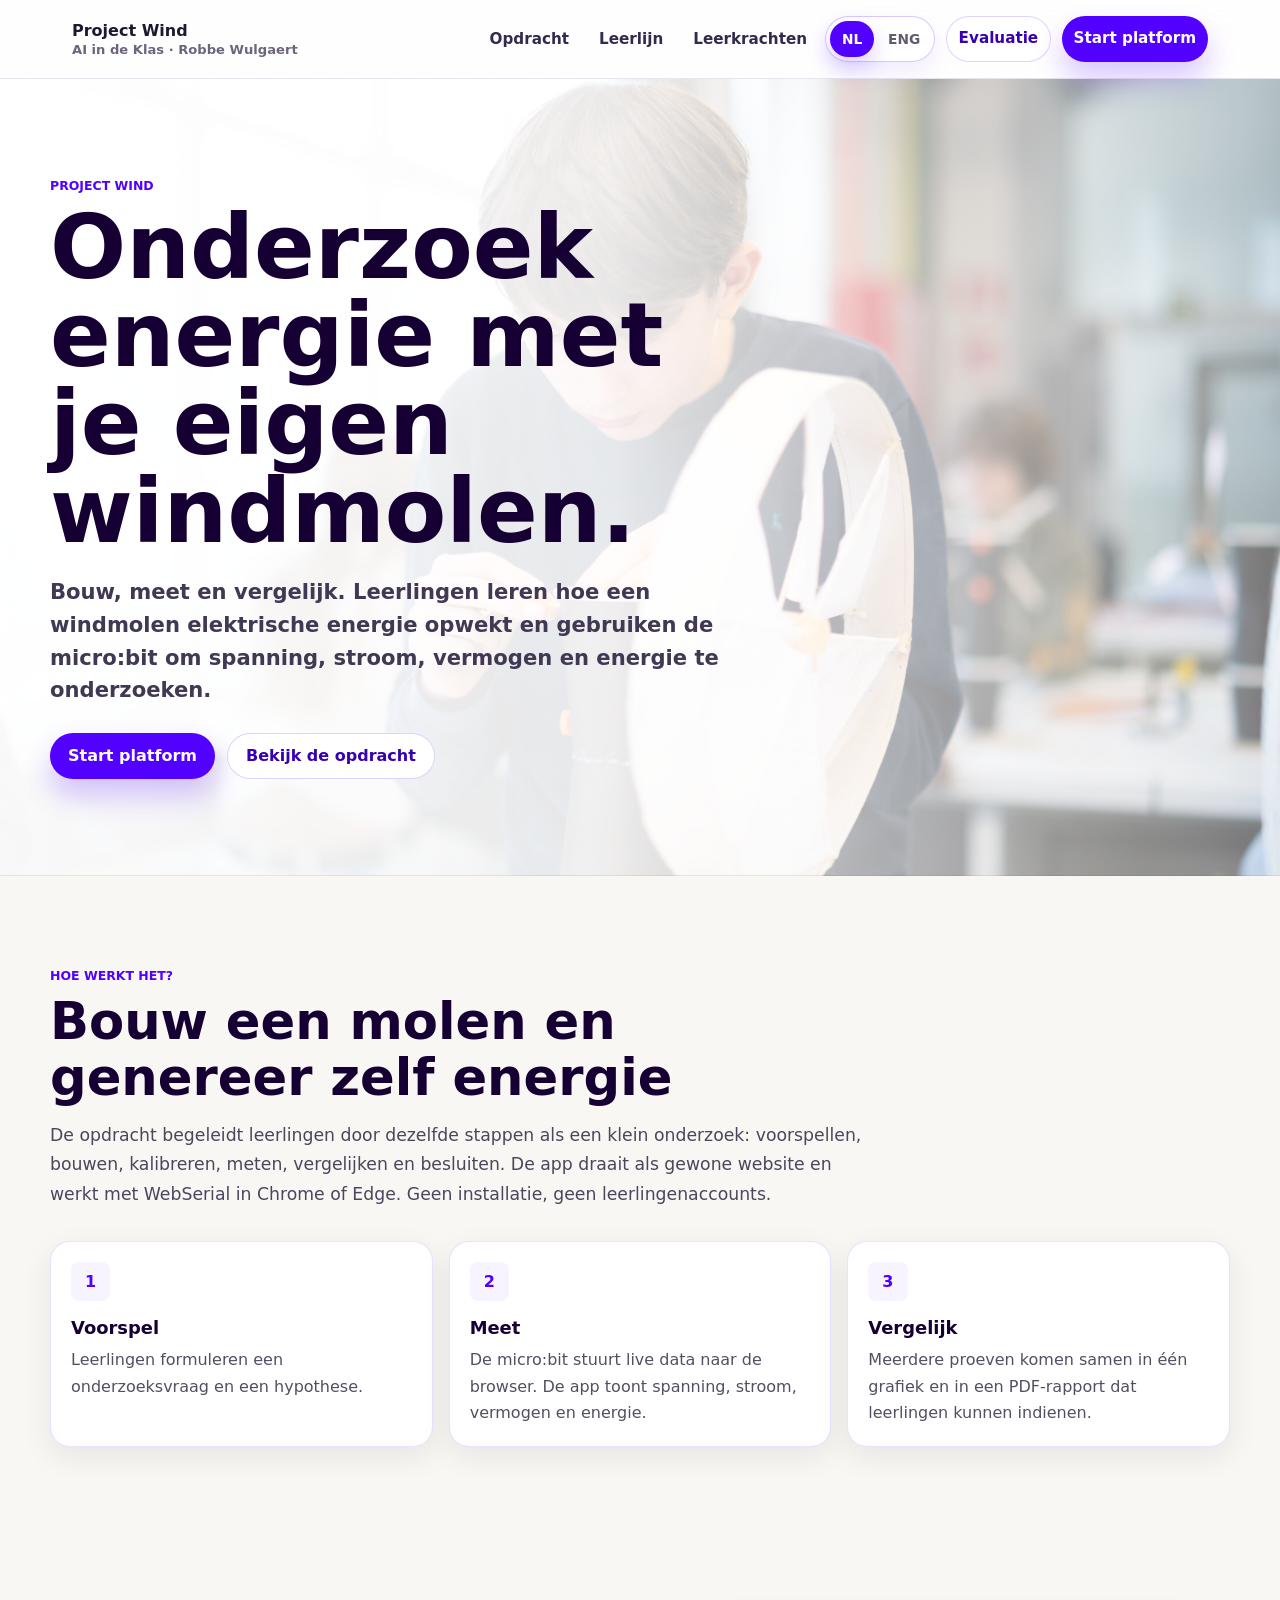
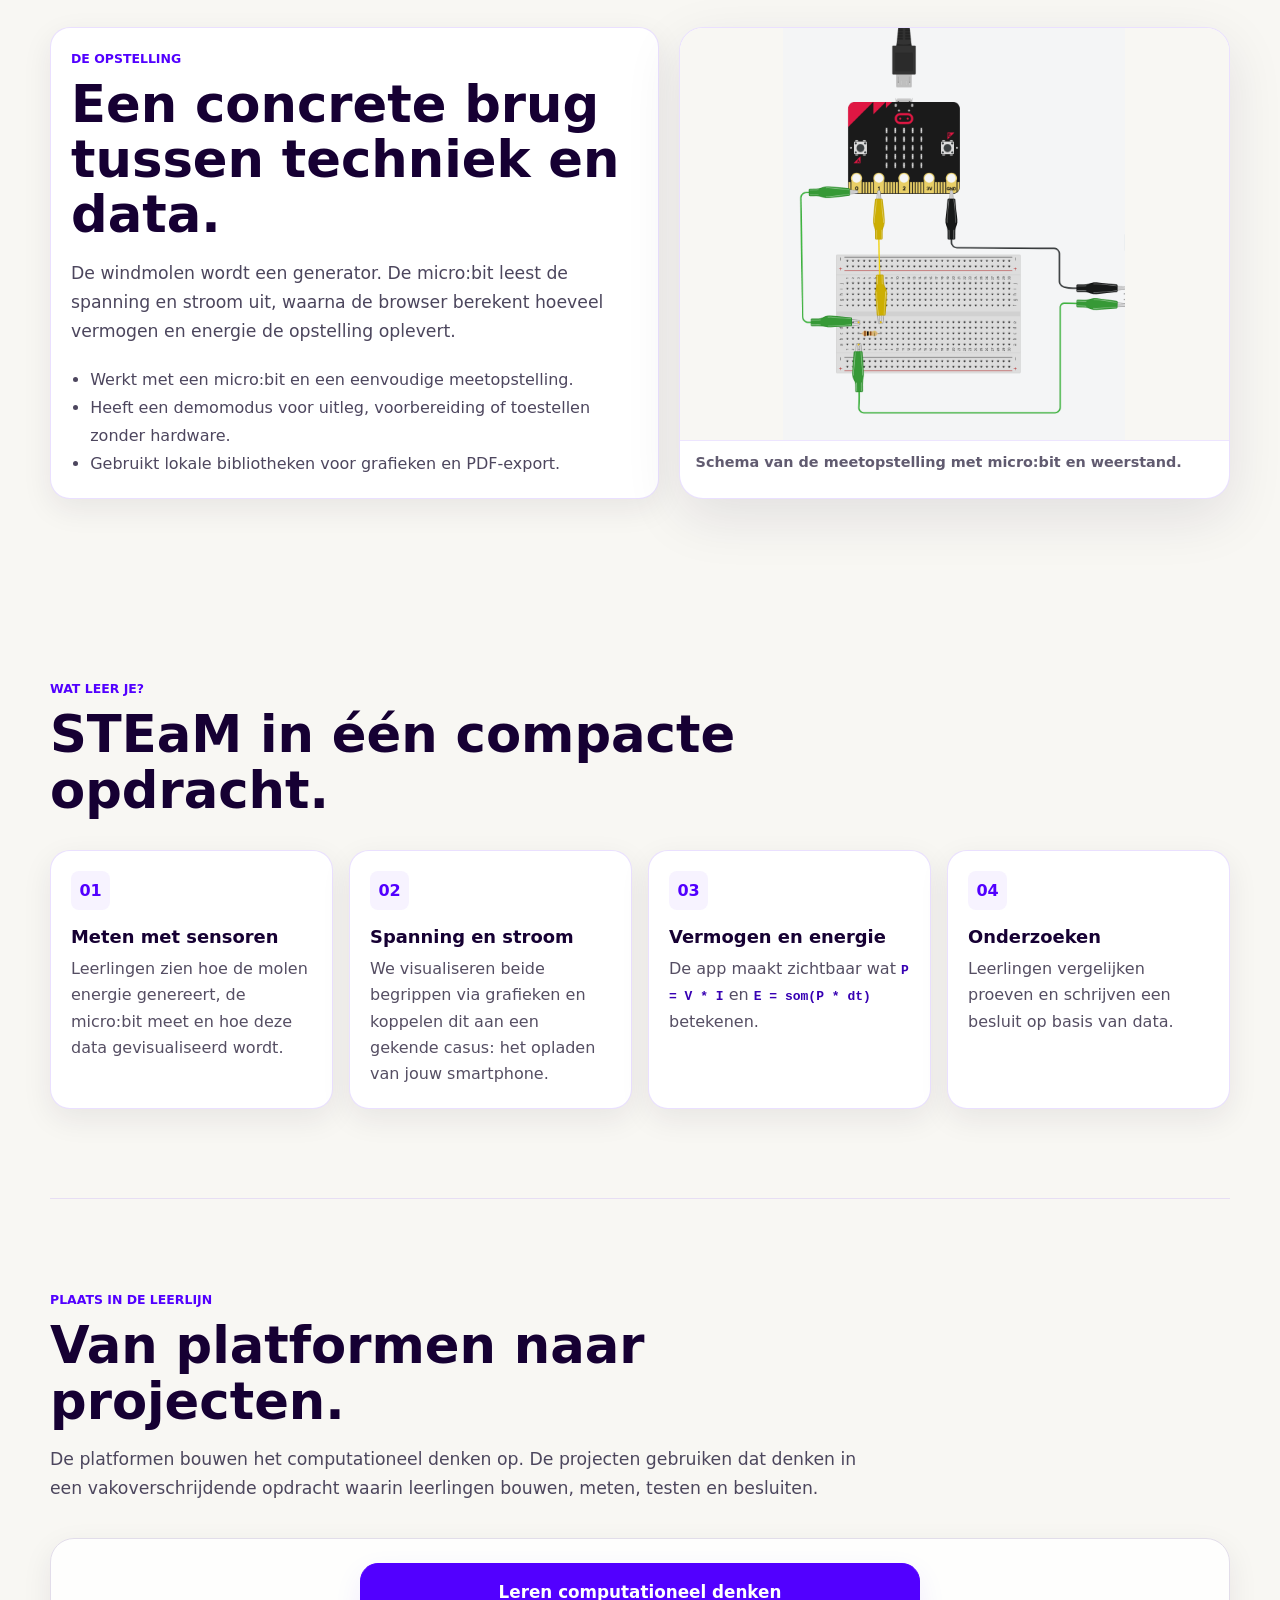
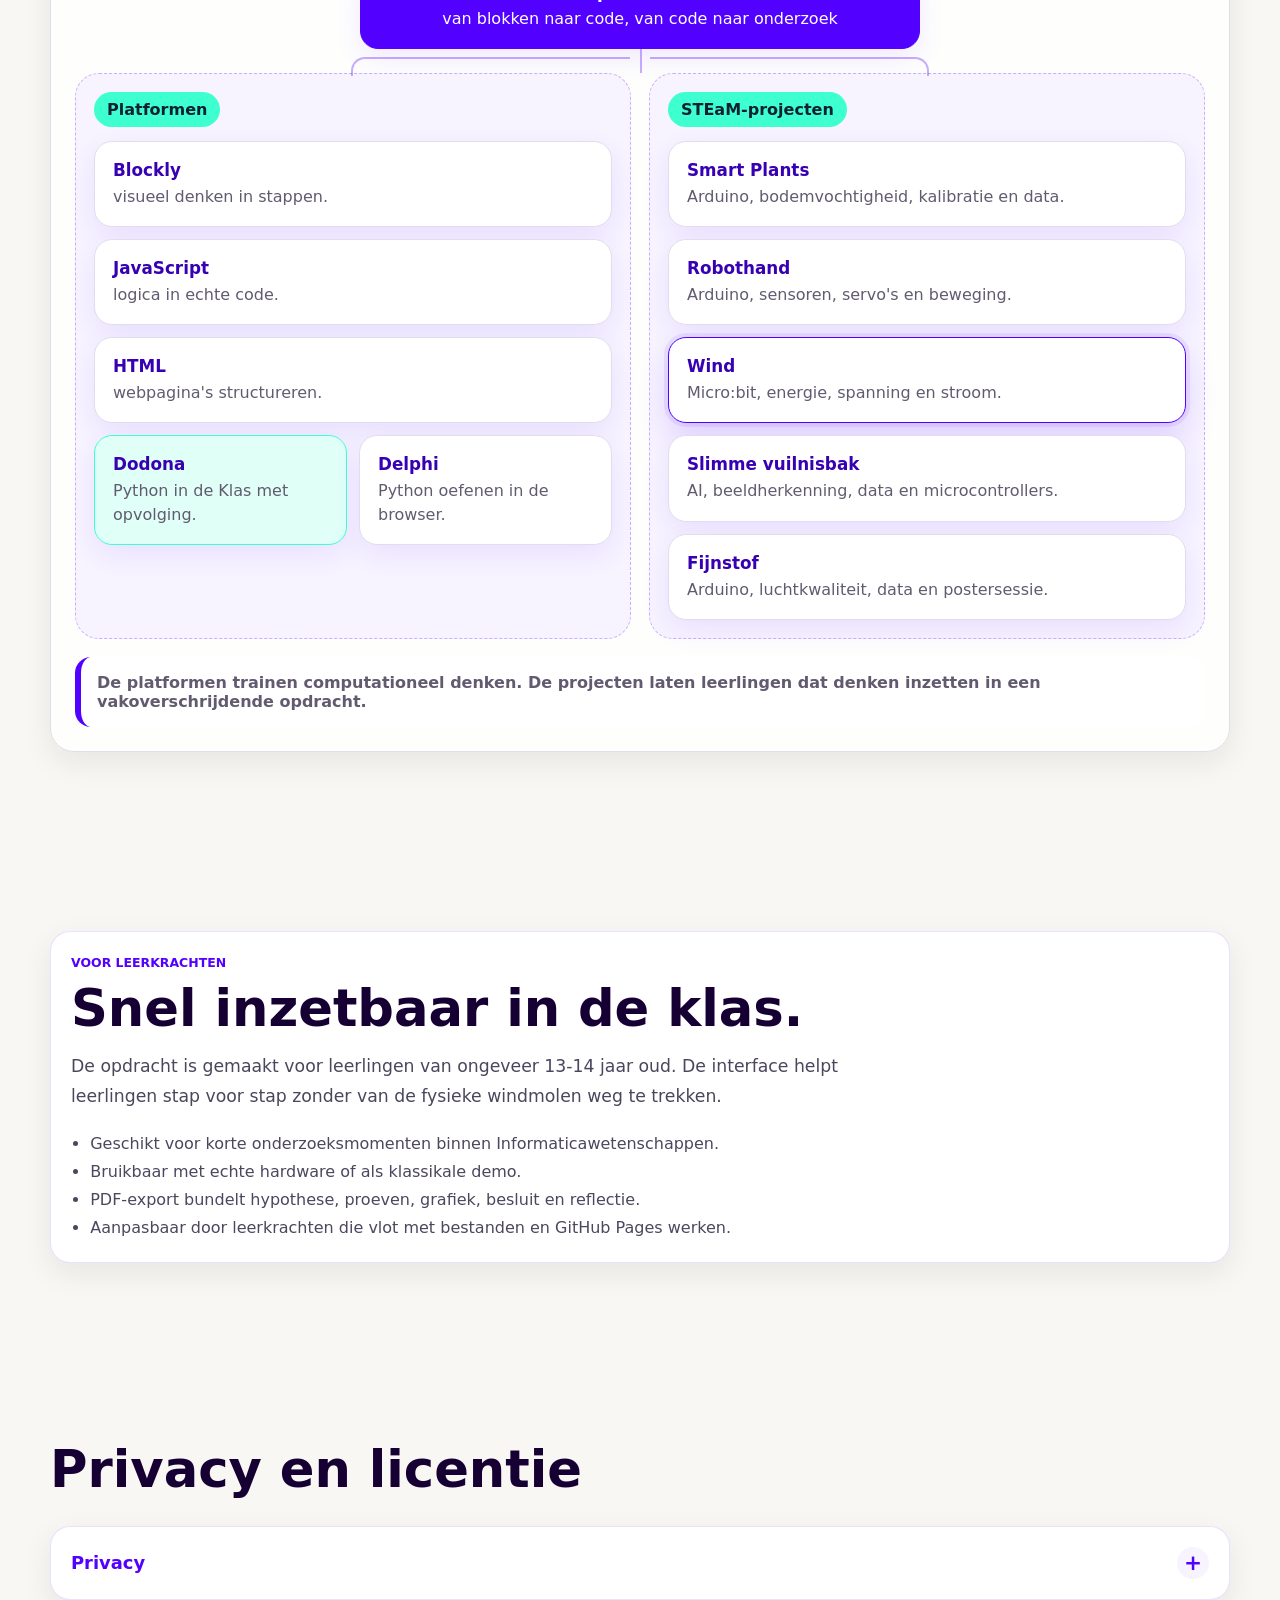
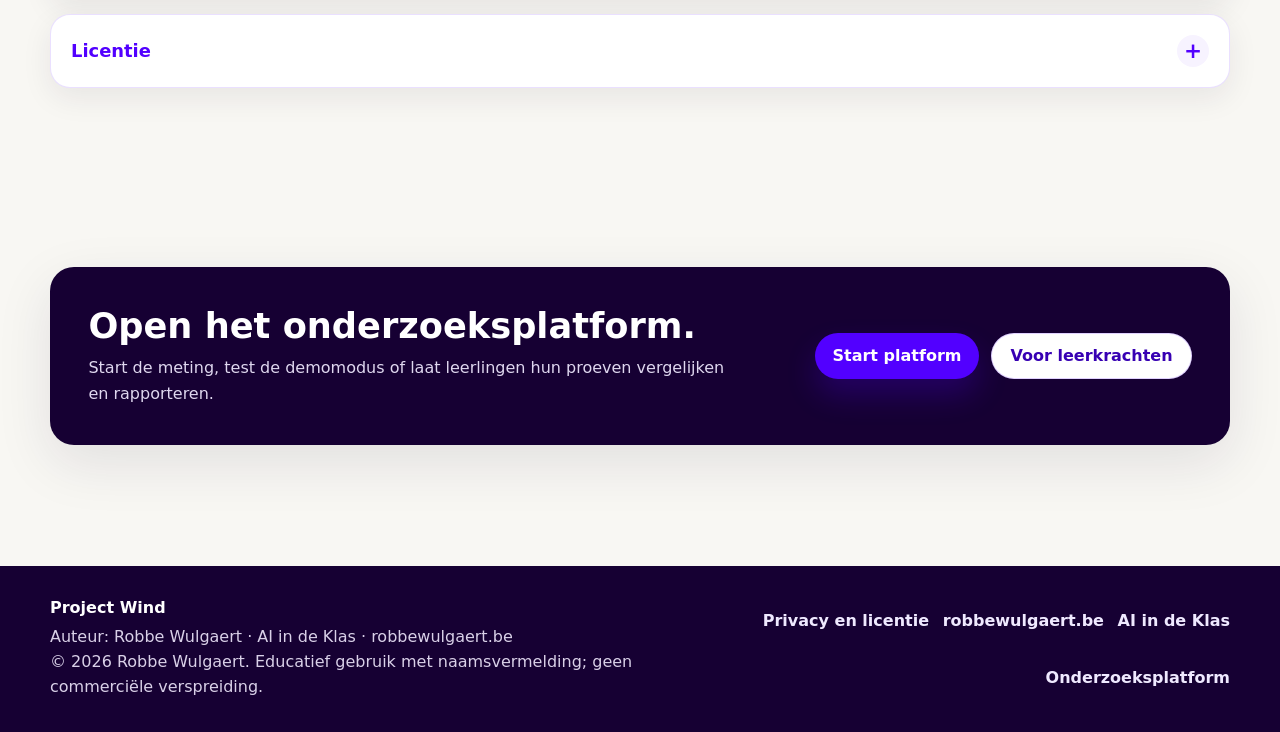
<file: index.html>
<!doctype html>
<!--
  Project Wind
  Copyright (c) 2026 Robbe Wulgaert
-->
<html lang="nl-BE">
<head>
  <meta charset="utf-8" />
  <meta name="viewport" content="width=device-width, initial-scale=1" />
  <title>Project Wind</title>
  <meta
    name="description"
    content="Project Wind is een lichte browseromgeving voor een windmolenonderzoek met micro:bit, live metingen en PDF-export, zonder installatie of leerlingenaccounts."
  />
  <meta name="author" content="Robbe Wulgaert, AI in de Klas, robbewulgaert.be" />
  <meta name="copyright" content="Copyright (c) 2026 Robbe Wulgaert" />
  <meta name="robots" content="index, follow" />
  <link rel="canonical" href="https://robbew.github.io/projectwind/" />
  <meta property="og:type" content="website" />
  <meta property="og:locale" content="nl_BE" />
  <meta property="og:site_name" content="AI in de Klas" />
  <meta property="og:title" content="Project Wind" />
  <meta property="og:description" content="Onderzoek windmolens met micro:bit, live metingen en PDF-rapportage, rechtstreeks in de browser." />
  <meta property="og:url" content="https://robbew.github.io/projectwind/" />
  <meta property="og:image" content="https://robbew.github.io/projectwind/media/Landing_Page_Photo.jpg" />
  <meta name="twitter:card" content="summary_large_image" />
  <meta name="twitter:title" content="Project Wind" />
  <meta name="twitter:description" content="Onderzoek windmolens met micro:bit, live metingen en PDF-rapportage, rechtstreeks in de browser." />
  <meta name="twitter:image" content="https://robbew.github.io/projectwind/media/Landing_Page_Photo.jpg" />

  <link rel="icon" type="image/png" href="favicon.png">
  <link rel="shortcut icon" type="image/png" href="favicon.png">
  <link rel="stylesheet" href="style.css" />
  <style id="language-toggle-styles">
.language-toggle {
  display: inline-flex;
  align-items: center;
  gap: 4px;
  border: 1px solid rgba(82, 0, 255, 0.22);
  border-radius: 999px;
  background: #fff;
  padding: 4px;
  box-shadow: 0 10px 24px rgba(82, 0, 255, 0.08);
}
.language-toggle button {
  min-width: 44px;
  min-height: 36px;
  border: 0;
  border-radius: 999px;
  padding: 8px 10px;
  background: transparent;
  color: var(--muted, var(--delphi-muted, #625b70));
  font: inherit;
  font-size: 0.86rem;
  font-weight: 900;
  cursor: pointer;
}
.language-toggle button.is-active {
  background: var(--brand, var(--brand-purple, var(--delphi-blue, #5200FF)));
  color: #fff;
  box-shadow: 0 10px 22px rgba(82, 0, 255, 0.20);
}
.language-toggle button:focus-visible {
  outline: 3px solid rgba(61, 255, 208, 0.75);
  outline-offset: 2px;
}
</style>
</head>
<body class="landing-page">
  <a class="skip-link" href="#main">Spring naar inhoud</a>

  <header class="site-header">
    <nav class="nav" aria-label="Hoofdnavigatie">
      <button class="menu-button" id="menuButton" type="button" aria-label="Navigatiemenu openen" aria-expanded="false" aria-controls="navLinks">
        <span class="menu-icon" aria-hidden="true"></span>
      </button>
      <a class="brand-link" href="#top" aria-label="Project Wind">
        <span class="brand-copy">
          <span class="brand-title">Project Wind</span>
          <span class="brand-subtitle">AI in de Klas · Robbe Wulgaert</span>
        </span>
      </a>

      <div class="nav-links" id="navLinks">
        <div class="nav-bookmarks">
          <a href="#werking">Opdracht</a>
          <a href="#leerlijn">Leerlijn</a>
          <a href="#leerkrachten">Leerkrachten</a>
        </div>
        <div class="nav-actions">
          <div class="language-toggle" role="group" aria-label="Taalkeuze">
            <button type="button" class="is-active" data-language-choice="nl" aria-pressed="true">NL</button>
            <button type="button" data-language-choice="en" aria-pressed="false">ENG</button>
          </div>
          <a class="btn btn-secondary" href="evaluatie.html">Evaluatie</a>
          <a class="btn btn-primary" href="platform.html">Start platform</a>
        </div>
      </div>
    </nav>
  </header>

  <main id="main">
    <section class="landing-hero" id="top" aria-label="Project Wind">
      <div class="hero-content">
        <p class="section-kicker">Project Wind</p>
        <h1>Onderzoek energie met je eigen windmolen.</h1>
        <p class="hero-lead">
          Bouw, meet en vergelijk. Leerlingen leren hoe een windmolen elektrische energie opwekt
          en gebruiken de micro:bit om spanning, stroom, vermogen en energie te onderzoeken.
        </p>
        <div class="hero-actions" aria-label="Belangrijke acties">
          <a class="btn btn-primary" href="platform.html">Start platform</a>
          <a class="btn btn-secondary" href="#werking">Bekijk de opdracht</a>
        </div>
      </div>
    </section>

    <section class="section landing-intro" id="werking">
      <p class="section-kicker">Hoe werkt het?</p>
      <h2 class="section-title">Bouw een molen en genereer zelf energie</h2>
      <p class="section-lead">
        De opdracht begeleidt leerlingen door dezelfde stappen als een klein onderzoek: voorspellen,
        bouwen, kalibreren, meten, vergelijken en besluiten. De app draait als gewone website en werkt
        met WebSerial in Chrome of Edge. Geen installatie, geen leerlingenaccounts.
      </p>

      <div class="steps">
        <article class="step-card">
          <div class="step-number">1</div>
          <h3 class="card-title">Voorspel</h3>
          <p class="card-copy">
            Leerlingen formuleren een onderzoeksvraag en een hypothese. 
          </p>
        </article>
        <article class="step-card">
          <div class="step-number">2</div>
          <h3 class="card-title">Meet</h3>
          <p class="card-copy">
            De micro:bit stuurt live data naar de browser. De app toont spanning, stroom, vermogen en energie.
          </p>
        </article>
        <article class="step-card">
          <div class="step-number">3</div>
          <h3 class="card-title">Vergelijk</h3>
          <p class="card-copy">
            Meerdere proeven komen samen in één grafiek en in een PDF-rapport dat leerlingen kunnen indienen.
          </p>
        </article>
      </div>
    </section>

    <section class="section media-section" aria-label="Opstelling">
      <div class="split">
        <article class="audience-card">
          <p class="section-kicker">De opstelling</p>
          <h2 class="section-title">Een concrete brug tussen techniek en data.</h2>
          <p class="section-lead">
            De windmolen wordt een generator. De micro:bit leest de spanning en stroom uit, waarna de
            browser berekent hoeveel vermogen en energie de opstelling oplevert.
          </p>
          <ul class="bullet-list">
            <li>Werkt met een micro:bit en een eenvoudige meetopstelling.</li>
            <li>Heeft een demomodus voor uitleg, voorbereiding of toestellen zonder hardware.</li>
            <li>Gebruikt lokale bibliotheken voor grafieken en PDF-export.</li>
          </ul>
        </article>

        <figure class="schematic-frame">
          <img src="media/schema_tinkercad.png" alt="Micro:bit schema voor de windmolenmeting" />
          <figcaption>Schema van de meetopstelling met micro:bit en weerstand.</figcaption>
        </figure>
      </div>
    </section>

    <section class="section" id="leren">
      <p class="section-kicker">Wat leer je?</p>
      <h2 class="section-title">STEaM in één compacte opdracht.</h2>

      <div class="feature-grid">
        <article class="feature-card">
          <div class="feature-icon">01</div>
          <h3 class="card-title">Meten met sensoren</h3>
          <p class="card-copy">
            Leerlingen zien hoe de molen energie genereert, de micro:bit meet en hoe deze data gevisualiseerd wordt. 
          </p>
        </article>
        <article class="feature-card">
          <div class="feature-icon">02</div>
          <h3 class="card-title">Spanning en stroom</h3>
          <p class="card-copy">
            We visualiseren beide begrippen via grafieken en koppelen dit aan een gekende casus: het opladen van jouw smartphone. 
          </p>
        </article>
        <article class="feature-card">
          <div class="feature-icon">03</div>
          <h3 class="card-title">Vermogen en energie</h3>
          <p class="card-copy">
            De app maakt zichtbaar wat <code>P = V * I</code> en <code>E = som(P * dt)</code> betekenen.
          </p>
        </article>
        <article class="feature-card">
          <div class="feature-icon">04</div>
          <h3 class="card-title">Onderzoeken</h3>
          <p class="card-copy">
            Leerlingen vergelijken proeven en schrijven een besluit op basis van data.
          </p>
        </article>
      </div>
    </section>

    <section class="section curriculum-section" id="leerlijn">
      <p class="section-kicker">Plaats in de leerlijn</p>
      <h2 class="section-title">Van platformen naar projecten.</h2>
      <p class="section-lead">
        De platformen bouwen het computationeel denken op. De projecten gebruiken dat denken in een
        vakoverschrijdende opdracht waarin leerlingen bouwen, meten, testen en besluiten.
      </p>

      <div class="family-tree" aria-label="Leerlijn van platformen en projecten">
        <div class="tree-root">
          <a class="tree-node root" href="https://www.aiindeklas.be" target="_blank" rel="noopener">
            <strong>Leren computationeel denken</strong>
            <span>van blokken naar code, van code naar onderzoek</span>
          </a>
        </div>

        <div class="tree-branches">
          <div class="tree-branch">
            <div class="branch-title">Platformen</div>
            <div class="tree-stack">
              <a class="tree-node" href="https://robbew.github.io/Blockly/" target="_blank" rel="noopener">
                <strong>Blockly</strong>
                <span>visueel denken in stappen.</span>
              </a>
              <a class="tree-node" href="https://robbew.github.io/jsindeklas/" target="_blank" rel="noopener">
                <strong>JavaScript</strong>
                <span>logica in echte code.</span>
              </a>
              <a class="tree-node" href="https://robbew.github.io/htmlindeklas/" target="_blank" rel="noopener">
                <strong>HTML</strong>
                <span>webpagina's structureren.</span>
              </a>
              <div class="delphi-dodona-pair" aria-label="Dodona en Delphi">
                <a class="tree-node dodona" href="https://dodona.be/nl/courses/2641/" target="_blank" rel="noopener">
                  <strong>Dodona</strong>
                  <span>Python in de Klas met opvolging.</span>
                </a>
                <a class="tree-node" href="https://robbew.github.io/delphi/" target="_blank" rel="noopener">
                  <strong>Delphi</strong>
                  <span>Python oefenen in de browser.</span>
                </a>
              </div>
            </div>
          </div>

          <div class="tree-branch">
            <div class="branch-title">STEaM-projecten</div>
            <div class="tree-stack">
              <a class="tree-node" href="https://robbew.github.io/smartplants/" target="_blank" rel="noopener">
                <strong>Smart Plants</strong>
                <span>Arduino, bodemvochtigheid, kalibratie en data.</span>
              </a>
              <a class="tree-node" href="https://robbew.github.io/robothand/" target="_blank" rel="noopener">
                <strong>Robothand</strong>
                <span>Arduino, sensoren, servo's en beweging.</span>
              </a>
              <a class="tree-node current" href="https://robbew.github.io/projectwind/" target="_blank" rel="noopener" aria-current="page">
                <strong>Wind</strong>
                <span>Micro:bit, energie, spanning en stroom.</span>
              </a>
              <a class="tree-node" href="https://robbew.github.io/slimme_vuilnisbak/" target="_blank" rel="noopener">
                <strong>Slimme vuilnisbak</strong>
                <span>AI, beeldherkenning, data en microcontrollers.</span>
              </a>
              <a class="tree-node" href="https://robbew.github.io/projectfijnstof/" target="_blank" rel="noopener">
                <strong>Fijnstof</strong>
                <span>Arduino, luchtkwaliteit, data en postersessie.</span>
              </a>
            </div>
          </div>
        </div>

        <div class="logic-note">
          De platformen trainen computationeel denken. De projecten laten leerlingen dat denken inzetten in een vakoverschrijdende opdracht.
        </div>
      </div>
    </section>

    <section class="section" id="leerkrachten">
      <article class="audience-card">
        <p class="section-kicker">Voor leerkrachten</p>
        <h2 class="section-title">Snel inzetbaar in de klas.</h2>
        <p class="section-lead">
          De opdracht is gemaakt voor leerlingen van ongeveer 13-14 jaar oud. De interface helpt leerlingen stap voor stap zonder van de fysieke windmolen weg te trekken.
        </p>
        <ul class="bullet-list">
          <li>Geschikt voor korte onderzoeksmomenten binnen Informaticawetenschappen.</li>
          <li>Bruikbaar met echte hardware of als klassikale demo.</li>
          <li>PDF-export bundelt hypothese, proeven, grafiek, besluit en reflectie.</li>
          <li>Aanpasbaar door leerkrachten die vlot met bestanden en GitHub Pages werken.</li>
        </ul>
      </article>
    </section>

    <section class="section" id="privacy-license">
      <h2 class="section-title">Privacy en licentie</h2>
      <div class="privacy-license-list">
        <details class="feature-card privacy-license-details">
          <summary>Privacy</summary>
          <div class="privacy-license-content">
            <p class="card-copy">Dit project gebruikt geen eigen analytics of advertentiecookies. Invoer, voortgang en meetgegevens worden in de browser verwerkt en kunnen lokaal op het toestel worden bewaard. Een download of export gebeurt alleen wanneer de gebruiker die zelf start. Toegang tot aangesloten hardware gebeurt alleen na toestemming in de browser. GitHub Pages registreert het IP-adres van bezoekers voor beveiligingsdoeleinden; externe diensten vallen onder het privacybeleid van hun aanbieder.</p>
            <p class="card-copy"><a href="https://docs.github.com/en/pages/getting-started-with-github-pages/what-is-github-pages#data-collection">Lees hoe GitHub Pages technische bezoekgegevens verwerkt.</a></p>
          </div>
        </details>
        <details class="feature-card privacy-license-details">
          <summary>Licentie</summary>
          <div class="privacy-license-content">
            <p class="card-copy">Het oorspronkelijke projectmateriaal van Robbe Wulgaert mag gratis worden gebruikt, gekopieerd en aangepast voor onderwijs, op voorwaarde dat “Robbe Wulgaert – AI in de Klas” duidelijk zichtbaar wordt vermeld, bij voorkeur met een link naar het oorspronkelijke project. Commerciële verkoop, betaalde verspreiding, sublicentiëring of herverpakking als commercieel product is niet toegestaan zonder voorafgaande schriftelijke toestemming. Componenten van derden blijven onder hun eigen licenties vallen.</p>
            <p class="card-copy"><a href="LICENSE.md">Lees de volledige licentievoorwaarden.</a></p>
          </div>
        </details>
      </div>
    </section>

    <section class="section" aria-label="Start">
      <div class="cta-band">
        <div>
          <h2>Open het onderzoeksplatform.</h2>
          <p>
            Start de meting, test de demomodus of laat leerlingen hun proeven vergelijken en rapporteren.
          </p>
        </div>
        <div class="cta-actions">
          <a class="btn btn-primary" href="platform.html">Start platform</a>
          <a class="btn btn-secondary" href="#leerkrachten">Voor leerkrachten</a>
        </div>
      </div>
    </section>
  </main>

  <footer class="site-footer">
    <div class="footer-inner">
      <div>
        <div class="footer-title">Project Wind</div>
        <p>
          Auteur: Robbe Wulgaert · AI in de Klas · robbewulgaert.be<br />
          © 2026 Robbe Wulgaert. Educatief gebruik met naamsvermelding; geen commerciële verspreiding.
        </p>
      </div>

      <div class="footer-links" aria-label="Footerlinks">
        <a href="#privacy-license">Privacy en licentie</a>
        <a href="https://www.robbewulgaert.be">robbewulgaert.be</a>
        <a href="https://www.aiindeklas.be">AI in de Klas</a>
        <a href="platform.html">Onderzoeksplatform</a>
      </div>
    </div>
  </footer>

  <script>
    const menuButton = document.getElementById("menuButton");
    const navLinks = document.getElementById("navLinks");

    if (menuButton && navLinks) {
      const setMenuOpen = (isOpen, restoreFocus = false, focusFirstLink = false) => {
        navLinks.classList.toggle("is-open", isOpen);
        menuButton.setAttribute("aria-expanded", String(isOpen));
        const isEnglish = document.documentElement.lang.startsWith("en");
        menuButton.setAttribute("aria-label", isOpen
          ? (isEnglish ? "Close navigation menu" : "Navigatiemenu sluiten")
          : (isEnglish ? "Open navigation menu" : "Navigatiemenu openen"));
        if (focusFirstLink && isOpen) navLinks.querySelector("a")?.focus();
        if (!isOpen && restoreFocus) menuButton.focus();
      };

      menuButton.addEventListener("click", () => {
        setMenuOpen(menuButton.getAttribute("aria-expanded") !== "true", false, true);
      });

      navLinks.addEventListener("click", (event) => {
        if (event.target instanceof HTMLAnchorElement) setMenuOpen(false);
      });

      document.addEventListener("keydown", (event) => {
        if (event.key === "Escape" && menuButton.getAttribute("aria-expanded") === "true") {
          setMenuOpen(false, true);
        }
      });

      document.addEventListener("click", (event) => {
        if (menuButton.getAttribute("aria-expanded") !== "true") return;
        if (!menuButton.contains(event.target) && !navLinks.contains(event.target)) setMenuOpen(false);
      });

      window.addEventListener("resize", () => {
        if (window.matchMedia("(min-width: 761px)").matches) setMenuOpen(false);
      });
    }
  </script>
<script id="language-toggle-script">
(() => {
  const LANGUAGE_KEY = "aiindeklas:index-language";
  const TRANSLATIONS = {
  "Privacy en licentie": "Privacy and licence",
  "Dit project gebruikt geen eigen analytics of advertentiecookies. Invoer, voortgang en meetgegevens worden in de browser verwerkt en kunnen lokaal op het toestel worden bewaard. Een download of export gebeurt alleen wanneer de gebruiker die zelf start. Toegang tot aangesloten hardware gebeurt alleen na toestemming in de browser. GitHub Pages registreert het IP-adres van bezoekers voor beveiligingsdoeleinden; externe diensten vallen onder het privacybeleid van hun aanbieder.": "This project does not use its own analytics or advertising cookies. Input, progress and measurement data are processed in the browser and may be stored locally on the device. A download or export occurs only when the user initiates it. Connected hardware is accessed only after permission is given in the browser. GitHub Pages logs visitors’ IP addresses for security purposes; external services are governed by their provider’s privacy policy.",
  "Lees hoe GitHub Pages technische bezoekgegevens verwerkt.": "Read how GitHub Pages processes technical visitor data.",
  "Educatief gebruik met naamsvermelding": "Educational use with attribution",
  "Het oorspronkelijke projectmateriaal van Robbe Wulgaert mag gratis worden gebruikt, gekopieerd en aangepast voor onderwijs, op voorwaarde dat “Robbe Wulgaert – AI in de Klas” duidelijk zichtbaar wordt vermeld, bij voorkeur met een link naar het oorspronkelijke project. Commerciële verkoop, betaalde verspreiding, sublicentiëring of herverpakking als commercieel product is niet toegestaan zonder voorafgaande schriftelijke toestemming. Componenten van derden blijven onder hun eigen licenties vallen.": "Original project material by Robbe Wulgaert may be used, copied and adapted free of charge for education, provided that ‘Robbe Wulgaert – AI in de Klas’ is clearly displayed, preferably with a link to the original project. Commercial sale, paid distribution, sublicensing or repackaging as a commercial product is not permitted without prior written permission. Third-party components remain subject to their own licences.",
  "Lees de volledige licentievoorwaarden.": "Read the full licence terms.",
  "© 2026 Robbe Wulgaert. Educatief gebruik met naamsvermelding; geen commerciële verspreiding.": "© 2026 Robbe Wulgaert. Educational use with attribution; no commercial distribution.",
  "Spring naar inhoud": "Skip to content",
  "Spring naar hoofdinhoud": "Skip to main content",
  "Hoofdnavigatie": "Main navigation",
  "Paginaonderdelen": "Page sections",
  "Taalkeuze": "Language selection",
  "Navigatiemenu openen": "Open navigation menu",
  "Navigatiemenu sluiten": "Close navigation menu",
  "Evaluatie": "Evaluation",
  "Opdracht": "Assignment",
  "Werking": "How it works",
  "Wat leer je?": "What will you learn?",
  "Onderdelen": "Components",
  "Familie": "Family",
  "Voor leerkrachten": "For teachers",
  "Leerkrachten": "Teachers",
  "Leerlijn": "Learning path",
  "Benodigdheden": "Materials",
  "Privacy": "Privacy",
  "Opstelling": "Setup",
  "Gebruik": "Use",
  "README": "README",
  "Platform": "Platform",
  "Pythia": "Pythia",
  "Start leerplatform": "Start learning platform",
  "Start platform": "Start platform",
  "Menu": "Menu",
  "Bekijk de opdracht": "View the assignment",
  "Lees README": "Read README",
  "Leerplatform": "Learning platform",
  "Onderzoeksplatform": "Research platform",
  "Oefeningmaker": "Exercise builder",
  "Open oefeningmaker": "Open exercise builder",
  "Plaats in de leerlijn": "Place in the learning path",
  "Van platformen naar projecten.": "From platforms to projects.",
  "De platformen bouwen het computationeel denken op. De projecten gebruiken dat denken in een vakoverschrijdende opdracht waarin leerlingen bouwen, meten, testen en besluiten.": "The platforms build computational thinking. The projects use that thinking in a cross-curricular assignment in which students build, measure, test and conclude.",
  "Leren computationeel denken": "Learning computational thinking",
  "van blokken naar code, van code naar onderzoek": "from blocks to code, from code to research",
  "Platformen": "Platforms",
  "STEaM-projecten": "STEaM projects",
  "Blockly": "Blockly",
  "JavaScript": "JavaScript",
  "HTML": "HTML",
  "Dodona": "Dodona",
  "Delphi": "Delphi",
  "Smart Plants": "Smart Plants",
  "Robothand": "Robotic hand",
  "Wind": "Wind",
  "Slimme vuilnisbak": "Smart bin",
  "Slimme Vuilnisbak": "Smart Bin",
  "Fijnstof": "Particulate matter",
  "visueel denken in stappen.": "visual step-by-step thinking.",
  "logica in echte code.": "logic in real code.",
  "webpagina's structureren.": "structuring webpages.",
  "Python in de Klas met opvolging.": "Python in the Classroom with tracking.",
  "Python oefenen in de browser.": "Practice Python in the browser.",
  "Arduino, bodemvochtigheid, kalibratie en data.": "Arduino, soil moisture, calibration and data.",
  "Arduino, sensoren, servo's en beweging.": "Arduino, sensors, servos and movement.",
  "Micro:bit, energie, spanning en stroom.": "Micro:bit, energy, voltage and current.",
  "AI, beeldherkenning, data en microcontrollers.": "AI, image recognition, data and microcontrollers.",
  "Arduino, luchtkwaliteit, data en postersessie.": "Arduino, air quality, data and poster session.",
  "De platformen trainen computationeel denken. De projecten laten leerlingen dat denken inzetten in een vakoverschrijdende opdracht.": "The platforms train computational thinking. The projects let students apply that thinking in a cross-curricular assignment.",
  "Geen installatie of leerlingenaccount.": "No installation or student account.",
  "Lokale bibliotheken voor grafieken en PDF-export.": "Local libraries for charts and PDF export.",
  "Geschikt voor GitHub Pages.": "Suitable for GitHub Pages.",
  "robbewulgaert.be": "robbewulgaert.be",
  "AI in de Klas": "AI in de Klas",
  "Auteur: Robbe Wulgaert · AI in de Klas · robbewulgaert.be": "Author: Robbe Wulgaert · AI in de Klas · robbewulgaert.be",
  "Auteur: Robbe Wulgaert · AI in de Klas · robbewulgaert.be · © 2026 Robbe Wulgaert.": "Author: Robbe Wulgaert · AI in de Klas · robbewulgaert.be · © 2026 Robbe Wulgaert.",
  "Robbe Wulgaert, AI in de Klas, robbewulgaert.be": "Robbe Wulgaert, AI in de Klas, robbewulgaert.be",
  "Licentie": "License",
  "Third-party notices": "Third-party notices",
  "Contact": "Contact",
  "Project Wind": "Project Wind",
  "Onderzoek energie met je eigen windmolen.": "Investigate energy with your own wind turbine.",
  "Bouw, meet en vergelijk. Leerlingen leren hoe een windmolen elektrische energie opwekt en gebruiken de micro:bit om spanning, stroom, vermogen en energie te onderzoeken.": "Build, measure and compare. Students learn how a wind turbine generates electrical energy and use the micro:bit to investigate voltage, current, power and energy.",
  "Bouw een molen en genereer zelf energie": "Build a turbine and generate energy yourself",
  "De opdracht begeleidt leerlingen door dezelfde stappen als een klein onderzoek: voorspellen, bouwen, kalibreren, meten, vergelijken en besluiten. De app draait als gewone website en werkt met WebSerial in Chrome of Edge. Geen installatie, geen leerlingenaccounts.": "The assignment guides students through the same steps as a small investigation: predict, build, calibrate, measure, compare and conclude. The app runs as a normal website and works with WebSerial in Chrome or Edge. No installation, no student accounts.",
  "Voorspel": "Predict",
  "Leerlingen formuleren een onderzoeksvraag en een hypothese.": "Students formulate a research question and a hypothesis.",
  "Meet": "Measure",
  "De micro:bit stuurt live data naar de browser. De app toont spanning, stroom, vermogen en energie.": "The micro:bit sends live data to the browser. The app shows voltage, current, power and energy.",
  "Vergelijk": "Compare",
  "Meerdere proeven komen samen in één grafiek en in een PDF-rapport dat leerlingen kunnen indienen.": "Multiple trials come together in one graph and in a PDF report that students can submit.",
  "De opstelling": "The setup",
  "Een concrete brug tussen techniek en data.": "A concrete link between technology and data.",
  "De windmolen wordt een generator. De micro:bit leest de spanning en stroom uit, waarna de browser berekent hoeveel vermogen en energie de opstelling oplevert.": "The wind turbine becomes a generator. The micro:bit reads voltage and current, after which the browser calculates how much power and energy the setup produces.",
  "Werkt met een micro:bit en een eenvoudige meetopstelling.": "Works with a micro:bit and a simple measurement setup.",
  "Heeft een demomodus voor uitleg, voorbereiding of toestellen zonder hardware.": "Has a demo mode for explanation, preparation or devices without hardware.",
  "Gebruikt lokale bibliotheken voor grafieken en PDF-export.": "Uses local libraries for charts and PDF export.",
  "Schema van de meetopstelling met micro:bit en weerstand.": "Diagram of the measurement setup with micro:bit and resistor.",
  "STEaM in één compacte opdracht.": "STEaM in one compact assignment.",
  "Meten met sensoren": "Measuring with sensors",
  "Leerlingen zien hoe de molen energie genereert, de micro:bit meet en hoe deze data gevisualiseerd wordt.": "Students see how the turbine generates energy, how the micro:bit measures and how that data is visualised.",
  "Spanning en stroom": "Voltage and current",
  "We visualiseren beide begrippen via grafieken en koppelen dit aan een gekende casus: het opladen van jouw smartphone.": "We visualise both concepts through graphs and connect them to a familiar case: charging your smartphone.",
  "Vermogen en energie": "Power and energy",
  "De app maakt zichtbaar wat": "The app makes visible what",
  "betekenen.": "mean.",
  "Onderzoeken": "Investigating",
  "Leerlingen vergelijken proeven en schrijven een besluit op basis van data.": "Students compare trials and write a conclusion based on data.",
  "Snel inzetbaar in de klas.": "Ready to use in class.",
  "De opdracht is gemaakt voor leerlingen van ongeveer 13-14 jaar oud. De interface helpt leerlingen stap voor stap zonder van de fysieke windmolen weg te trekken.": "The assignment is made for students around 13-14 years old. The interface helps them step by step without pulling attention away from the physical wind turbine.",
  "Geschikt voor korte onderzoeksmomenten binnen Informaticawetenschappen.": "Suitable for short research moments within Computer Science.",
  "Bruikbaar met echte hardware of als klassikale demo.": "Usable with real hardware or as a whole-class demo.",
  "PDF-export bundelt hypothese, proeven, grafiek, besluit en reflectie.": "PDF export bundles hypothesis, trials, graph, conclusion and reflection.",
  "Aanpasbaar door leerkrachten die vlot met bestanden en GitHub Pages werken.": "Adaptable by teachers comfortable with files and GitHub Pages.",
  "Open het onderzoeksplatform.": "Open the research platform.",
  "Start de meting, test de demomodus of laat leerlingen hun proeven vergelijken en rapporteren.": "Start measuring, test the demo mode or let students compare and report their trials."
};
  const META = {
  "title": "Project Wind",
  "description": "Project Wind is a lightweight browser environment for wind turbine research with micro:bit, live measurements and PDF export, without installation or student accounts."
};
  const SKIP_TAGS = new Set(["SCRIPT", "STYLE", "NOSCRIPT", "TEXTAREA", "INPUT", "SELECT", "OPTION"]);
  const TEXT_NODES = [];
  const ATTR_NODES = [];
  let originalTitle = document.title;
  let originalDescription = null;
  const normalize = (value) => String(value || "").replace(/\s+/g, " ").trim();
  function preserveOuterWhitespace(original, translated) {
    const start = original.match(/^\s*/)?.[0] || "";
    const end = original.match(/\s*$/)?.[0] || "";
    return start + translated + end;
  }
  function collectTextNodes() {
    if (TEXT_NODES.length) return;
    const walker = document.createTreeWalker(document.body, NodeFilter.SHOW_TEXT, {
      acceptNode(node) {
        const parent = node.parentElement;
        if (!parent || SKIP_TAGS.has(parent.tagName)) return NodeFilter.FILTER_REJECT;
        return normalize(node.nodeValue) ? NodeFilter.FILTER_ACCEPT : NodeFilter.FILTER_REJECT;
      }
    });
    while (walker.nextNode()) {
      const node = walker.currentNode;
      TEXT_NODES.push({ node, original: node.nodeValue, key: normalize(node.nodeValue) });
    }
  }
  function collectAttributes() {
    if (ATTR_NODES.length) return;
    document.querySelectorAll("[aria-label], [alt], [title], [placeholder]").forEach((element) => {
      ["aria-label", "alt", "title", "placeholder"].forEach((attr) => {
        if (element.hasAttribute(attr)) {
          const original = element.getAttribute(attr);
          ATTR_NODES.push({ element, attr, original, key: normalize(original) });
        }
      });
    });
  }
  function setLanguage(language) {
    const useEnglish = language === "en";
    collectTextNodes();
    collectAttributes();
    TEXT_NODES.forEach((entry) => {
      const translated = TRANSLATIONS[entry.key];
      entry.node.nodeValue = useEnglish && translated ? preserveOuterWhitespace(entry.original, translated) : entry.original;
    });
    ATTR_NODES.forEach((entry) => {
      const translated = TRANSLATIONS[entry.key];
      entry.element.setAttribute(entry.attr, useEnglish && translated ? translated : entry.original);
    });
    document.documentElement.lang = useEnglish ? "en" : "nl-BE";
    document.title = useEnglish && META.title ? META.title : originalTitle;
    const description = document.querySelector('meta[name="description"]');
    if (description) {
      if (originalDescription === null) originalDescription = description.getAttribute("content") || "";
      description.setAttribute("content", useEnglish && META.description ? META.description : originalDescription);
    }
    document.querySelectorAll("[data-language-choice]").forEach((button) => {
      const isActive = button.dataset.languageChoice === (useEnglish ? "en" : "nl");
      button.classList.toggle("is-active", isActive);
      button.setAttribute("aria-pressed", String(isActive));
    });
    try { localStorage.setItem(LANGUAGE_KEY, useEnglish ? "en" : "nl"); } catch (error) {}
  }
  function initLanguageToggle() {
    document.querySelectorAll("[data-language-choice]").forEach((button) => {
      button.addEventListener("click", () => setLanguage(button.dataset.languageChoice));
    });
    let saved = "nl";
    try {
      const requested = new URLSearchParams(window.location.search).get("lang");
      saved = requested || localStorage.getItem(LANGUAGE_KEY) || "nl";
    } catch (error) {}
    setLanguage(saved === "en" ? "en" : "nl");
  }
  if (document.readyState === "loading") document.addEventListener("DOMContentLoaded", initLanguageToggle);
  else initLanguageToggle();
})();
</script>
</body>
</html>
</file>
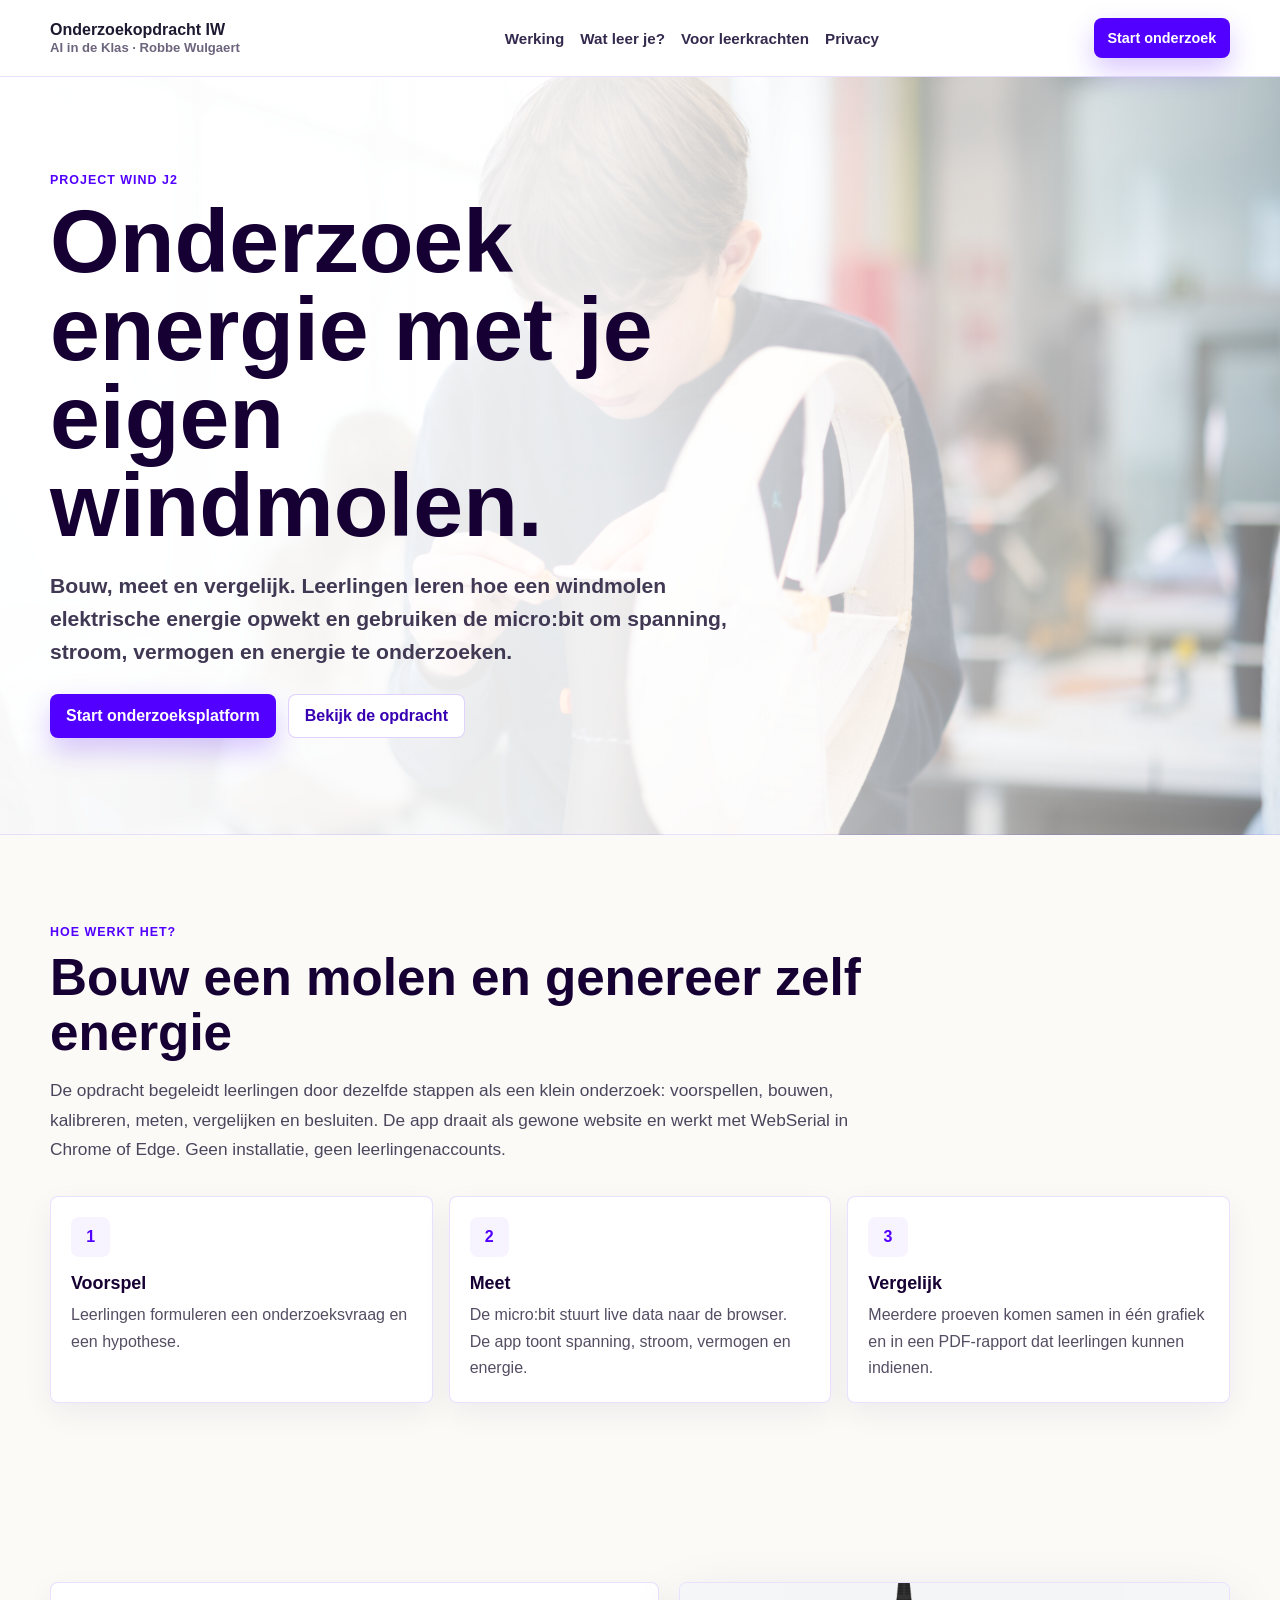
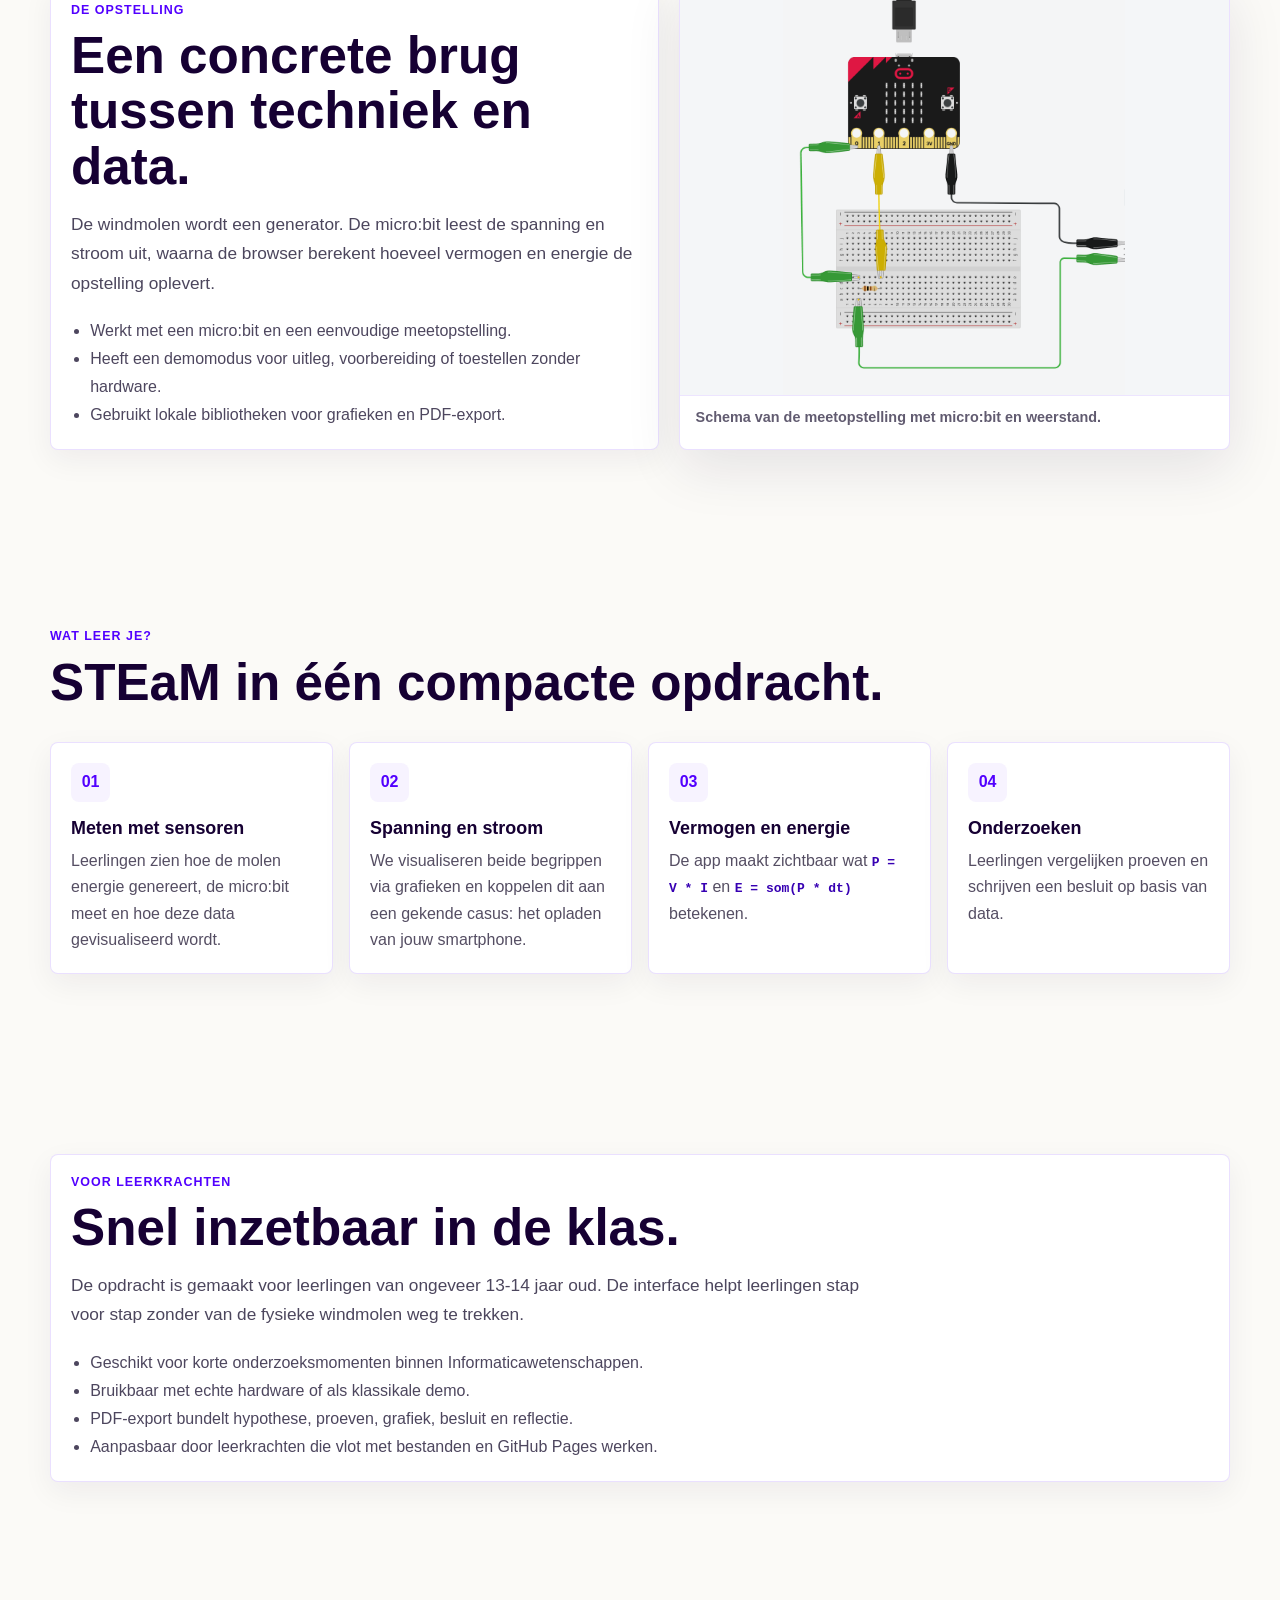
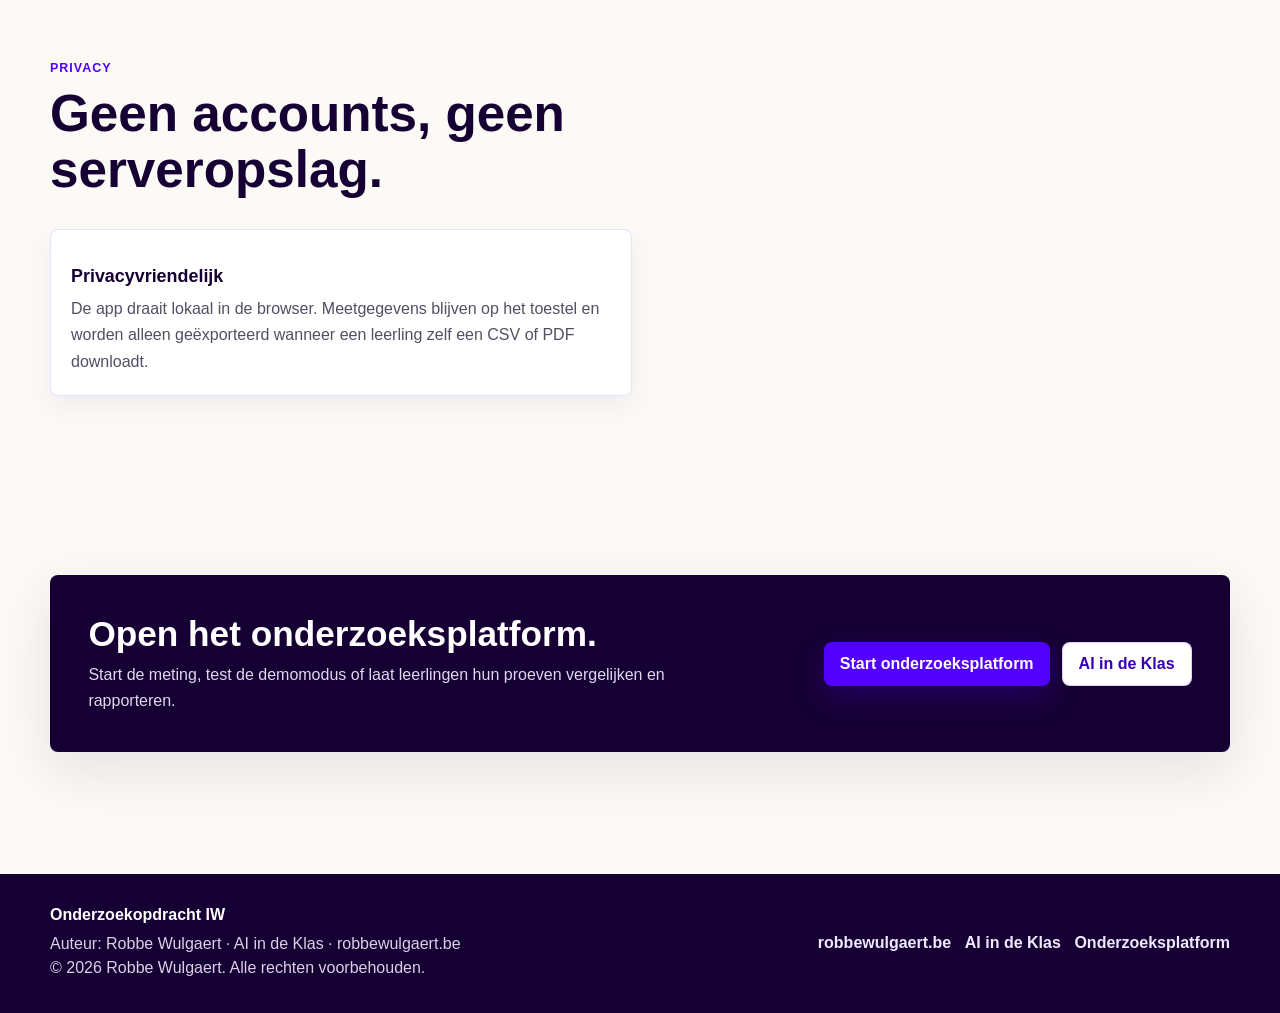
<file: new/index.html>
<!doctype html>
<!--
  Onderzoekopdracht IW - project wind
  Copyright (c) 2026 Robbe Wulgaert
-->
<html lang="nl-BE">
<head>
  <meta charset="utf-8" />
  <meta name="viewport" content="width=device-width, initial-scale=1" />
  <title>Onderzoekopdracht IW</title>
  <meta
    name="description"
    content="Onderzoekopdracht IW is een lichte browseromgeving voor een windmolenonderzoek met micro:bit, live metingen en PDF-export, zonder installatie of leerlingenaccounts."
  />
  <meta name="author" content="Robbe Wulgaert, AI in de Klas, robbewulgaert.be" />
  <meta name="copyright" content="Copyright (c) 2026 Robbe Wulgaert" />
  <link rel="stylesheet" href="style.css" />
</head>
<body class="landing-page">
  <a class="skip-link" href="#main">Spring naar inhoud</a>

  <header class="site-header">
    <nav class="nav" aria-label="Hoofdnavigatie">
      <a class="brand-link" href="#top" aria-label="Onderzoekopdracht IW">
        <span class="brand-copy">
          <span class="brand-title">Onderzoekopdracht IW</span>
          <span class="brand-subtitle">AI in de Klas · Robbe Wulgaert</span>
        </span>
      </a>

      <div class="nav-links" id="navLinks">
        <a href="#werking">Werking</a>
        <a href="#leren">Wat leer je?</a>
        <a href="#leerkrachten">Voor leerkrachten</a>
        <a href="#privacy">Privacy</a>
      </div>

      <div class="nav-actions">
        <a class="btn btn-primary btn-small" href="platform.html">Start onderzoek</a>
        <button class="menu-button" id="menuButton" type="button" aria-expanded="false" aria-controls="navLinks">
          Menu
        </button>
      </div>
    </nav>
  </header>

  <main id="main">
    <section class="landing-hero" id="top" aria-label="Onderzoekopdracht IW">
      <div class="hero-content">
        <p class="section-kicker">Project Wind J2</p>
        <h1>Onderzoek energie met je eigen windmolen.</h1>
        <p class="hero-lead">
          Bouw, meet en vergelijk. Leerlingen leren hoe een windmolen elektrische energie opwekt
          en gebruiken de micro:bit om spanning, stroom, vermogen en energie te onderzoeken.
        </p>
        <div class="hero-actions" aria-label="Belangrijke acties">
          <a class="btn btn-primary" href="platform.html">Start onderzoeksplatform</a>
          <a class="btn btn-secondary" href="#werking">Bekijk de opdracht</a>
        </div>
      </div>
    </section>

    <section class="section landing-intro" id="werking">
      <p class="section-kicker">Hoe werkt het?</p>
      <h2 class="section-title">Bouw een molen en genereer zelf energie</h2>
      <p class="section-lead">
        De opdracht begeleidt leerlingen door dezelfde stappen als een klein onderzoek: voorspellen,
        bouwen, kalibreren, meten, vergelijken en besluiten. De app draait als gewone website en werkt
        met WebSerial in Chrome of Edge. Geen installatie, geen leerlingenaccounts.
      </p>

      <div class="steps">
        <article class="step-card">
          <div class="step-number">1</div>
          <h3 class="card-title">Voorspel</h3>
          <p class="card-copy">
            Leerlingen formuleren een onderzoeksvraag en een hypothese. 
          </p>
        </article>
        <article class="step-card">
          <div class="step-number">2</div>
          <h3 class="card-title">Meet</h3>
          <p class="card-copy">
            De micro:bit stuurt live data naar de browser. De app toont spanning, stroom, vermogen en energie.
          </p>
        </article>
        <article class="step-card">
          <div class="step-number">3</div>
          <h3 class="card-title">Vergelijk</h3>
          <p class="card-copy">
            Meerdere proeven komen samen in één grafiek en in een PDF-rapport dat leerlingen kunnen indienen.
          </p>
        </article>
      </div>
    </section>

    <section class="section media-section" aria-label="Opstelling">
      <div class="split">
        <article class="audience-card">
          <p class="section-kicker">De opstelling</p>
          <h2 class="section-title">Een concrete brug tussen techniek en data.</h2>
          <p class="section-lead">
            De windmolen wordt een generator. De micro:bit leest de spanning en stroom uit, waarna de
            browser berekent hoeveel vermogen en energie de opstelling oplevert.
          </p>
          <ul class="bullet-list">
            <li>Werkt met een micro:bit en een eenvoudige meetopstelling.</li>
            <li>Heeft een demomodus voor uitleg, voorbereiding of toestellen zonder hardware.</li>
            <li>Gebruikt lokale bibliotheken voor grafieken en PDF-export.</li>
          </ul>
        </article>

        <figure class="schematic-frame">
          <img src="media/schema_tinkercad.png" alt="Micro:bit schema voor de windmolenmeting" />
          <figcaption>Schema van de meetopstelling met micro:bit en weerstand.</figcaption>
        </figure>
      </div>
    </section>

    <section class="section" id="leren">
      <p class="section-kicker">Wat leer je?</p>
      <h2 class="section-title">STEaM in één compacte opdracht.</h2>

      <div class="feature-grid">
        <article class="feature-card">
          <div class="feature-icon">01</div>
          <h3 class="card-title">Meten met sensoren</h3>
          <p class="card-copy">
            Leerlingen zien hoe de molen energie genereert, de micro:bit meet en hoe deze data gevisualiseerd wordt. 
          </p>
        </article>
        <article class="feature-card">
          <div class="feature-icon">02</div>
          <h3 class="card-title">Spanning en stroom</h3>
          <p class="card-copy">
            We visualiseren beide begrippen via grafieken en koppelen dit aan een gekende casus: het opladen van jouw smartphone. 
          </p>
        </article>
        <article class="feature-card">
          <div class="feature-icon">03</div>
          <h3 class="card-title">Vermogen en energie</h3>
          <p class="card-copy">
            De app maakt zichtbaar wat <code>P = V * I</code> en <code>E = som(P * dt)</code> betekenen.
          </p>
        </article>
        <article class="feature-card">
          <div class="feature-icon">04</div>
          <h3 class="card-title">Onderzoeken</h3>
          <p class="card-copy">
            Leerlingen vergelijken proeven en schrijven een besluit op basis van data.
          </p>
        </article>
      </div>
    </section>

    <section class="section" id="leerkrachten">
      <article class="audience-card">
        <p class="section-kicker">Voor leerkrachten</p>
        <h2 class="section-title">Snel inzetbaar in de klas.</h2>
        <p class="section-lead">
          De opdracht is gemaakt voor leerlingen van ongeveer 13-14 jaar oud. De interface helpt leerlingen stap voor stap zonder van de fysieke windmolen weg te trekken.
        </p>
        <ul class="bullet-list">
          <li>Geschikt voor korte onderzoeksmomenten binnen Informaticawetenschappen.</li>
          <li>Bruikbaar met echte hardware of als klassikale demo.</li>
          <li>PDF-export bundelt hypothese, proeven, grafiek, besluit en reflectie.</li>
          <li>Aanpasbaar door leerkrachten die vlot met bestanden en GitHub Pages werken.</li>
        </ul>
      </article>
    </section>

    <section class="section" id="privacy">
      <p class="section-kicker">Privacy</p>
      <h2 class="section-title">Geen accounts, geen serveropslag.</h2>
      <div class="privacy-grid">
        <article class="feature-card">
          <h3 class="card-title">Privacyvriendelijk</h3>
          <p class="card-copy">
            De app draait lokaal in de browser. Meetgegevens blijven op het toestel en worden alleen
            geëxporteerd wanneer een leerling zelf een CSV of PDF downloadt.
          </p>
        </article>
      </div>
    </section>

    <section class="section" aria-label="Start">
      <div class="cta-band">
        <div>
          <h2>Open het onderzoeksplatform.</h2>
          <p>
            Start de meting, test de demomodus of laat leerlingen hun proeven vergelijken en rapporteren.
          </p>
        </div>
        <div class="cta-actions">
          <a class="btn btn-primary" href="platform.html">Start onderzoeksplatform</a>
          <a class="btn btn-secondary" href="https://www.aiindeklas.be">AI in de Klas</a>
        </div>
      </div>
    </section>
  </main>

  <footer class="site-footer">
    <div class="footer-inner">
      <div>
        <div class="footer-title">Onderzoekopdracht IW</div>
        <p>
          Auteur: Robbe Wulgaert · AI in de Klas · robbewulgaert.be<br />
          © 2026 Robbe Wulgaert. Alle rechten voorbehouden.
        </p>
      </div>

      <div class="footer-links" aria-label="Footerlinks">
        <a href="https://www.robbewulgaert.be">robbewulgaert.be</a>
        <a href="https://www.aiindeklas.be">AI in de Klas</a>
        <a href="platform.html">Onderzoeksplatform</a>
      </div>
    </div>
  </footer>

  <script>
    const menuButton = document.getElementById("menuButton");
    const navLinks = document.getElementById("navLinks");

    menuButton?.addEventListener("click", () => {
      const isOpen = navLinks.classList.toggle("is-open");
      menuButton.setAttribute("aria-expanded", String(isOpen));
    });

    navLinks?.addEventListener("click", (event) => {
      if (event.target instanceof HTMLAnchorElement) {
        navLinks.classList.remove("is-open");
        menuButton.setAttribute("aria-expanded", "false");
      }
    });
  </script>
</body>
</html>
</file>
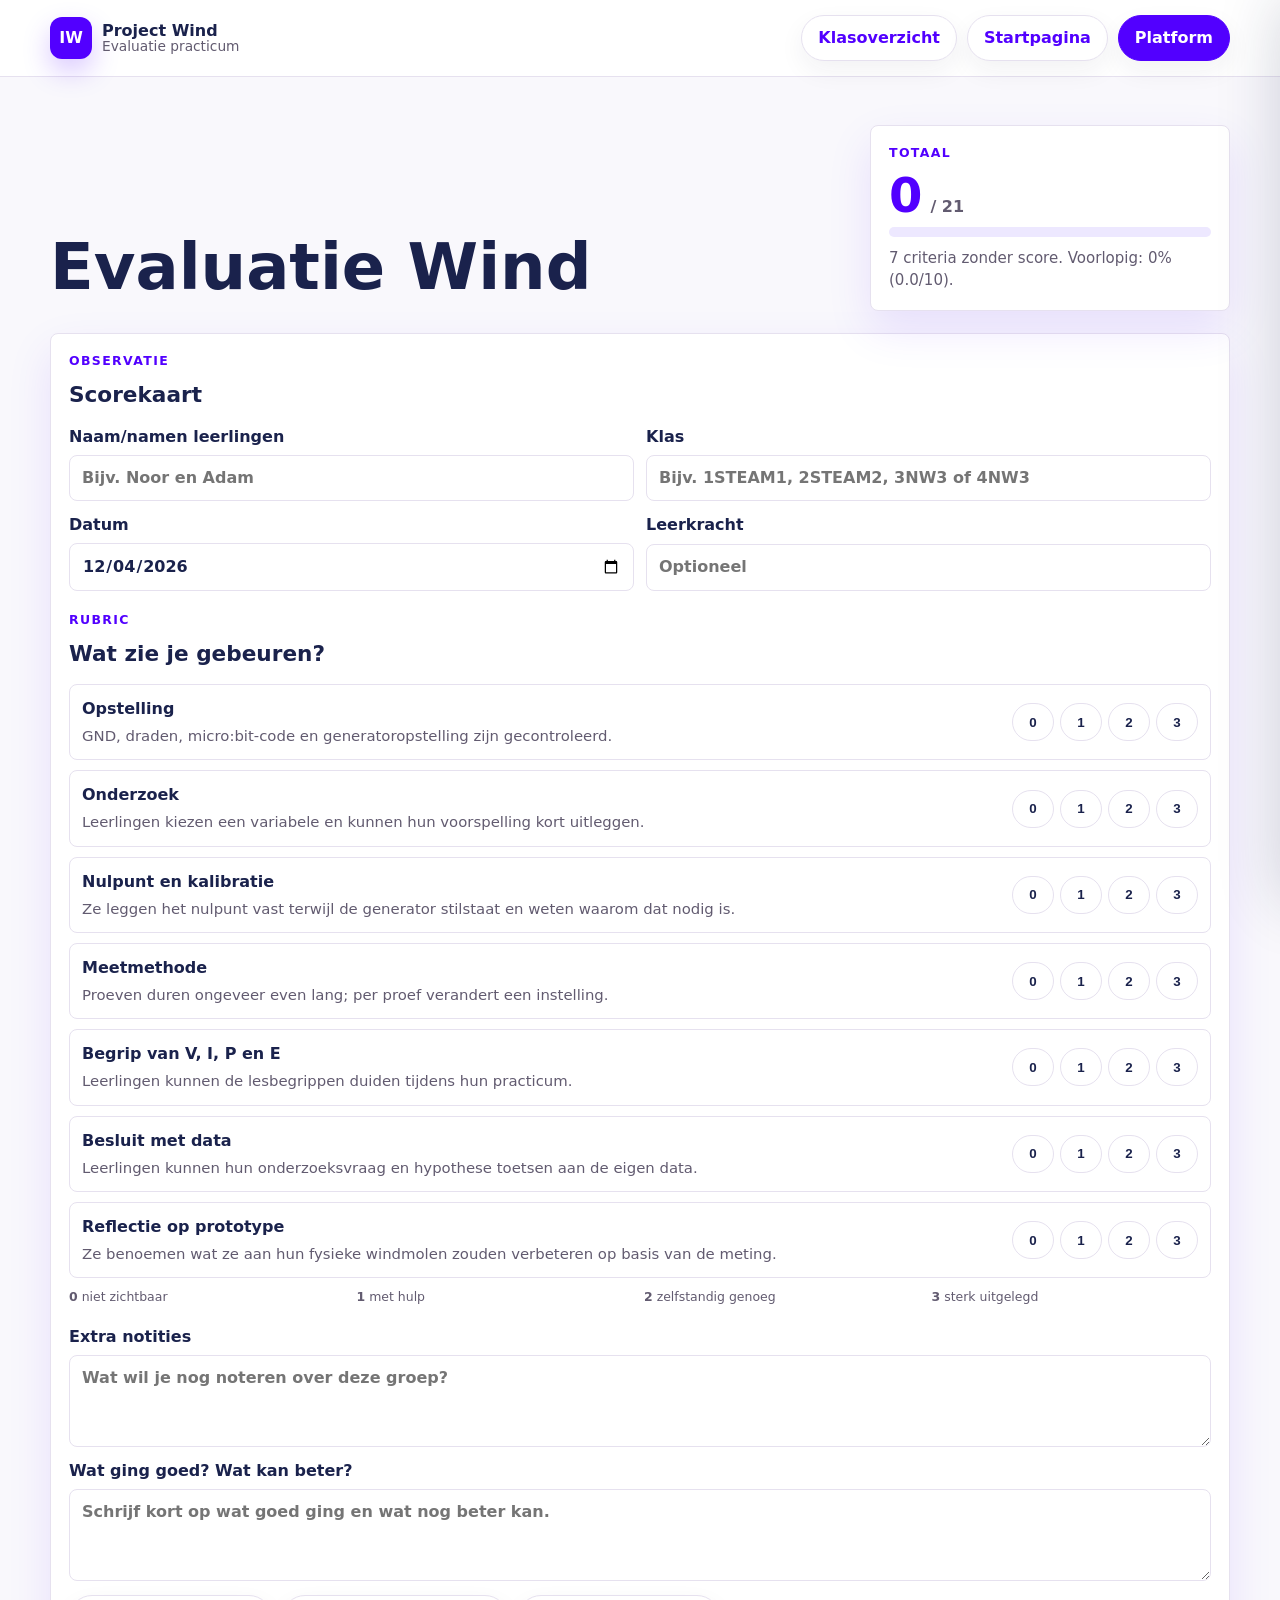
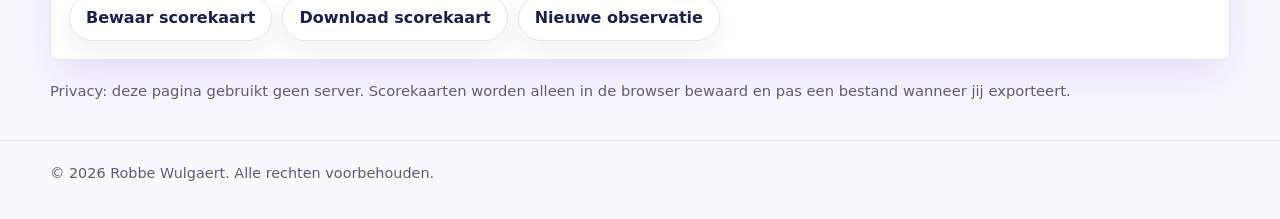
<file: evaluatie.html>
<!doctype html>
<!--
  Project Wind - evaluatieformulier
  Copyright (c) 2026 Robbe Wulgaert
-->
<html lang="nl-BE">
<head>
  <meta charset="utf-8" />
  <meta name="viewport" content="width=device-width, initial-scale=1" />
  <title>Project Wind - Evaluatie</title>
  <meta name="description" content="Leerkrachtformulier voor snelle practicumobservatie en scorekaarten bij Project Wind." />
  <meta name="author" content="Robbe Wulgaert, AI in de Klas, robbewulgaert.be" />
  <meta name="copyright" content="Copyright (c) 2026 Robbe Wulgaert" />

  <link rel="icon" type="image/png" href="favicon.png">
  <link rel="shortcut icon" type="image/png" href="favicon.png">
  <style>
    :root { --brand:#5200FF; --brand-dark:#3700B3; --aqua:#03ddef; --ink:#1A224C; --muted:#625b70; --bg:#F9F8FC; --panel:#ffffff; --line:#e6e1ef; --danger:#b42318; --shadow:0 18px 45px rgba(82,0,255,.10); --radius:8px; }
    * { box-sizing:border-box; }
    html { scroll-behavior:smooth; }
    body { margin:0; background:var(--bg); color:var(--ink); font-family:Roboto, system-ui, -apple-system, "Segoe UI", Arial, sans-serif; line-height:1.5; }
    body.drawer-open { overflow:hidden; }
    .drawer-toggle { position:fixed; inline-size:1px; block-size:1px; opacity:0; pointer-events:none; }
    a { color:inherit; }
    .skip-link { position:absolute; left:-999px; top:8px; background:var(--brand); color:#fff; padding:10px 14px; border-radius:999px; z-index:30; }
    .skip-link:focus { left:12px; }
    .site-header { position:sticky; top:0; z-index:12; background:rgba(255,255,255,.94); backdrop-filter:blur(14px); border-bottom:1px solid var(--line); }
    .nav { width:min(1180px, calc(100% - 32px)); margin:0 auto; min-height:76px; display:flex; align-items:center; justify-content:space-between; gap:16px; }
    .brand-link { display:flex; align-items:center; gap:10px; text-decoration:none; min-width:0; }
    .brand-mark { display:grid; place-items:center; width:42px; height:42px; border-radius:12px; background:var(--brand); color:#fff; font-weight:900; box-shadow:0 12px 28px rgba(82,0,255,.22); flex:0 0 auto; }
    .brand-copy { display:grid; line-height:1.1; }
    .brand-title { font-weight:900; }
    .brand-subtitle { color:var(--muted); font-size:.86rem; }
    .nav-actions, .actions { display:flex; align-items:center; justify-content:flex-end; gap:10px; flex-wrap:wrap; }
    .btn, button.btn { appearance:none; border:1px solid var(--line); border-radius:999px; min-height:42px; padding:10px 16px; background:#fff; color:var(--ink); font:inherit; font-weight:900; text-decoration:none; cursor:pointer; box-shadow:0 10px 26px rgba(26,34,76,.06); }
    .btn:hover { border-color:rgba(82,0,255,.45); box-shadow:0 14px 30px rgba(82,0,255,.12); }
    .btn-primary { background:var(--brand); border-color:var(--brand); color:#fff; }
    .btn-secondary { background:#fff; color:var(--brand); }
    .btn-danger { color:var(--danger); }
    .btn-small { min-height:34px; padding:7px 11px; font-size:.88rem; }
    main { width:min(1180px, calc(100% - 32px)); margin:0 auto; }
    .eval-hero { padding:48px 0 22px; display:grid; grid-template-columns:minmax(0, 1fr) minmax(260px, 360px); gap:24px; align-items:end; }
    h1, h2, h3, p { margin-top:0; }
    h1 { margin-bottom:12px; font-size:clamp(2rem, 5vw, 4rem); line-height:.98; letter-spacing:0; }
    .hero-lead { max-width:780px; color:var(--muted); font-size:1.08rem; }
    .section-kicker { margin:0 0 8px; color:var(--brand); font-size:.78rem; font-weight:900; letter-spacing:.11em; text-transform:uppercase; }
    .summary-panel, .panel, .class-drawer { background:var(--panel); border:1px solid var(--line); border-radius:var(--radius); box-shadow:var(--shadow); }
    .summary-panel { padding:18px; }
    .score-number { display:flex; align-items:baseline; gap:8px; margin:8px 0; }
    .score-number strong { font-size:3rem; line-height:1; color:var(--brand); }
    .score-number span { color:var(--muted); font-weight:800; }
    .meter { height:10px; border-radius:999px; background:#ede8ff; overflow:hidden; }
    .meter span { display:block; width:0%; height:100%; background:linear-gradient(90deg,var(--brand),var(--aqua)); transition:width .2s ease; }
    .score-detail { margin:10px 0 0; color:var(--muted); font-size:.94rem; }
    .score-area { padding-bottom:44px; }
    .panel { padding:18px; }
    .panel-title, .drawer-header { display:flex; justify-content:space-between; gap:12px; align-items:start; margin-bottom:14px; }
    .panel-title h2, .drawer-header h2 { margin:0; font-size:1.35rem; }
    .muted { color:var(--muted); }
    .form-grid { display:grid; grid-template-columns:repeat(2, minmax(0, 1fr)); gap:12px; }
    label { display:grid; gap:6px; font-weight:900; color:var(--ink); }
    input, textarea { width:100%; border:1px solid var(--line); border-radius:var(--radius); padding:10px 12px; background:#fff; color:var(--ink); font:inherit; }
    textarea { resize:vertical; min-height:92px; }
    .wide { grid-column:1 / -1; }
    .rubric { display:grid; gap:10px; }
    .criterion { border:1px solid var(--line); border-radius:var(--radius); background:#fff; padding:12px; display:grid; grid-template-columns:minmax(0, 1fr) auto; gap:12px; align-items:center; }
    .criterion h3 { margin:0 0 4px; font-size:1rem; }
    .criterion p { margin:0; color:var(--muted); font-size:.93rem; }
    .score-scale { display:grid; grid-template-columns:repeat(4, 42px); gap:6px; }
    .score-button { appearance:none; height:38px; border:1px solid var(--line); border-radius:999px; background:#fff; color:var(--ink); font-weight:900; cursor:pointer; }
    .score-button.is-active { background:var(--brand); border-color:var(--brand); color:#fff; }
    .score-legend { display:grid; grid-template-columns:repeat(4, 1fr); gap:8px; margin:10px 0 0; }
    .score-legend span { color:var(--muted); font-size:.78rem; }
    .actions { justify-content:flex-start; margin-top:14px; }
    .drawer-backdrop { position:fixed; inset:0; z-index:18; background:rgba(26,34,76,.34); opacity:0; pointer-events:none; transition:opacity .18s ease; }
    .class-drawer { position:fixed; top:0; right:0; left:auto; z-index:20; width:min(620px, calc(100vw - 20px)); height:100dvh; border-radius:0; border-right:0; transform:translate3d(104%,0,0); transition:transform .22s ease; display:flex; flex-direction:column; padding:18px; box-shadow:-24px 0 60px rgba(26,34,76,.20); }
    body.drawer-open .drawer-backdrop, .drawer-backdrop.is-visible, .drawer-toggle:checked ~ .drawer-backdrop { opacity:1; pointer-events:auto; }
    body.drawer-open .class-drawer, .class-drawer.is-open, .drawer-toggle:checked ~ .class-drawer { transform:translate3d(0,0,0); }
    .drawer-tools { display:flex; flex-wrap:wrap; gap:8px; margin-bottom:12px; }
    .saved-table-wrap { overflow:auto; border:1px solid var(--line); border-radius:var(--radius); flex:1; min-height:0; }
    table { width:100%; border-collapse:collapse; min-width:520px; background:#fff; }
    th, td { padding:10px; border-bottom:1px solid var(--line); text-align:left; vertical-align:top; }
    th { font-size:.76rem; text-transform:uppercase; letter-spacing:.08em; color:var(--muted); background:#fbfaff; }
    tr:last-child td { border-bottom:0; }
    .card-actions { display:flex; gap:6px; flex-wrap:wrap; }
    .empty-state { color:var(--muted); margin:0; padding:16px; }
    .privacy-note { margin:20px 0 38px; color:var(--muted); font-size:.92rem; }
    footer { border-top:1px solid var(--line); padding:22px 0 34px; color:var(--muted); font-size:.9rem; }
    @media (max-width:900px) { .eval-hero { grid-template-columns:1fr; } .summary-panel { order:-1; } .criterion { grid-template-columns:1fr; } .score-scale { grid-template-columns:repeat(4, minmax(44px, 1fr)); } }
    @media (max-width:640px) { .nav { align-items:flex-start; padding:12px 0; flex-direction:column; } .nav-actions { width:100%; justify-content:flex-start; } .form-grid, .score-legend { grid-template-columns:1fr; } h1 { font-size:2.2rem; } }
    @media print { .site-header, .actions, .drawer-backdrop, .class-drawer, .privacy-note { display:none !important; } body { background:#fff; } main { width:100%; } .panel, .summary-panel { box-shadow:none; } .eval-hero { display:block; } }
  </style>
</head>
<body>
  <input class="drawer-toggle" id="drawerToggle" type="checkbox" aria-hidden="true" />
  <a class="skip-link" href="#main">Spring naar evaluatie</a>
  <header class="site-header">
    <nav class="nav" aria-label="Hoofdnavigatie">
      <a class="brand-link" href="index.html" aria-label="Project Wind">
        <span class="brand-mark">IW</span>
        <span class="brand-copy"><span class="brand-title">Project Wind</span><span class="brand-subtitle">Evaluatie practicum</span></span>
      </a>
      <div class="nav-actions"><label class="btn btn-secondary" id="openClassDrawer" for="drawerToggle" role="button" tabindex="0">Klasoverzicht</label><a class="btn btn-secondary" href="index.html">Startpagina</a><a class="btn btn-primary" href="platform.html">Platform</a></div>
    </nav>
  </header>
  <main id="main">
    <section class="eval-hero"><div><h1>Evaluatie Wind</h1></div><aside class="summary-panel" aria-live="polite"><p class="section-kicker">Totaal</p><div class="score-number"><strong id="scoreTotal">0</strong><span id="scoreMax">/ 21</span></div><div class="meter" aria-hidden="true"><span id="scoreMeter"></span></div><p class="score-detail" id="scoreDetail">Nog geen criteria gescoord.</p></aside></section>
    <section class="score-area panel" aria-labelledby="formTitle"><div class="panel-title"><div><p class="section-kicker">Observatie</p><h2 id="formTitle">Scorekaart</h2></div></div><div class="form-grid"><label>Naam/namen leerlingen<input id="studentNames" autocomplete="off" placeholder="Bijv. Noor en Adam" /></label><label>Klas<input id="className" autocomplete="off" placeholder="Bijv. 1STEAM1, 2STEAM2, 3NW3 of 4NW3" /></label><label>Datum<input id="dateInput" type="date" /></label><label>Leerkracht<input id="teacherName" autocomplete="off" placeholder="Optioneel" /></label></div><div class="panel-title" style="margin-top:20px;"><div><p class="section-kicker">Rubric</p><h2>Wat zie je gebeuren?</h2></div></div><div id="rubric" class="rubric"></div><div class="score-legend" aria-label="Scorelegende"><span><strong>0</strong> niet zichtbaar</span><span><strong>1</strong> met hulp</span><span><strong>2</strong> zelfstandig genoeg</span><span><strong>3</strong> sterk uitgelegd</span></div><div class="form-grid" style="margin-top:18px;"><label class="wide">Extra notities<textarea id="notes" placeholder="Wat wil je nog noteren over deze groep?"></textarea></label><label class="wide">Wat ging goed? Wat kan beter?<textarea id="nextStep" placeholder="Schrijf kort op wat goed ging en wat nog beter kan."></textarea></label></div><div class="actions"><button class="btn btn-primary" id="saveCard" type="button">Bewaar scorekaart</button><button class="btn btn-secondary" id="downloadCard" type="button">Download scorekaart</button><button class="btn" id="newCard" type="button">Nieuwe observatie</button></div></section>
    <p class="privacy-note">Privacy: deze pagina gebruikt geen server. Scorekaarten worden alleen in de browser bewaard en pas een bestand wanneer jij exporteert.</p>
  </main>
  <label class="drawer-backdrop" id="drawerBackdrop" for="drawerToggle" aria-hidden="true"></label>
  <aside class="class-drawer" id="classDrawer" aria-labelledby="savedTitle" aria-hidden="true" tabindex="-1"><div class="drawer-header"><div><p class="section-kicker">Klasoverzicht</p><h2 id="savedTitle">Bewaarde scorekaarten</h2><p class="muted">Alles blijft lokaal in deze browser tot je exporteert of wist.</p></div><label class="btn btn-small" id="closeClassDrawer" for="drawerToggle" role="button" tabindex="0">Sluiten</label></div><div class="drawer-tools"><button class="btn btn-secondary" id="exportCsv" type="button">Exporteer CSV</button><button class="btn" id="exportJson" type="button">Backup JSON</button><button class="btn" id="importJsonButton" type="button">Importeer JSON</button><button class="btn btn-danger" id="clearAll" type="button">Wis alles</button><input id="importJson" type="file" accept="application/json,.json" hidden /></div><div class="saved-table-wrap"><table><thead><tr><th>Leerlingen</th><th>Klas</th><th>Score</th><th>Acties</th></tr></thead><tbody id="savedCards"></tbody></table><p class="empty-state" id="emptyState">Nog geen scorekaarten bewaard.</p></div></aside>
  <footer><main>&copy; 2026 Robbe Wulgaert. Alle rechten voorbehouden.</main></footer>
  <script>
    const PROJECT = {
  "id": "wind",
  "title": "Project Wind",
  "shortTitle": "Wind",
  "root": "Project Wind J2/Website",
  "storageKey": "aiindeklas:evaluatie:wind",
  "platformHref": "platform.html",
  "criteria": [
    {
      "name": "Opstelling",
      "focus": "GND, draden, micro:bit-code en generatoropstelling zijn gecontroleerd."
    },
    {
      "name": "Onderzoek",
      "focus": "Leerlingen kiezen een variabele en kunnen hun voorspelling kort uitleggen."
    },
    {
      "name": "Nulpunt en kalibratie",
      "focus": "Ze leggen het nulpunt vast terwijl de generator stilstaat en weten waarom dat nodig is."
    },
    {
      "name": "Meetmethode",
      "focus": "Proeven duren ongeveer even lang; per proef verandert een instelling."
    },
    {
      "name": "Begrip van V, I, P en E",
      "focus": "Leerlingen kunnen de lesbegrippen duiden tijdens hun practicum."
    },
    {
      "name": "Besluit met data",
      "focus": "Leerlingen kunnen hun onderzoeksvraag en hypothese toetsen aan de eigen data."
    },
    {
      "name": "Reflectie op prototype",
      "focus": "Ze benoemen wat ze aan hun fysieke windmolen zouden verbeteren op basis van de meting."
    }
  ]
};
    const SCORE_LABELS = ["niet zichtbaar", "met hulp", "zelfstandig genoeg", "sterk uitgelegd"];
    const state = { scores: PROJECT.criteria.map(() => null), editingId: null };
    const $ = (selector) => document.querySelector(selector);
    const rubric = $("#rubric");
    const savedCardsBody = $("#savedCards");
    const emptyState = $("#emptyState");
    const drawer = $("#classDrawer");
    const drawerBackdrop = $("#drawerBackdrop");
    const drawerToggle = $("#drawerToggle");
    function escapeHtml(value) { return String(value ?? "").replaceAll("&", "&amp;").replaceAll("<", "&lt;").replaceAll(">", "&gt;").replaceAll('"', "&quot;"); }
    function todayIso() { return new Date().toISOString().slice(0, 10); }
    const storage = (() => { try { const testKey = PROJECT.storageKey + ":test"; localStorage.setItem(testKey, "1"); localStorage.removeItem(testKey); return localStorage; } catch (error) { const memory = new Map(); return { getItem: (key) => memory.get(key) || null, setItem: (key, value) => memory.set(key, String(value)) }; } })();
    function loadCards() { try { const parsed = JSON.parse(storage.getItem(PROJECT.storageKey) || "[]"); return Array.isArray(parsed) ? parsed : []; } catch (error) { return []; } }
    function saveCards(cards) { try { storage.setItem(PROJECT.storageKey, JSON.stringify(cards)); } catch (error) { alert("Bewaren lukt niet in deze browsercontext. Open de pagina via GitHub Pages of localhost."); } }
    function scoreInfo(total) { const max = PROJECT.criteria.length * 3; const percent = max ? Math.round((total / max) * 100) : 0; let label = "nog oefenen"; if (percent >= 85) label = "sterk"; else if (percent >= 70) label = "goed op weg"; else if (percent >= 55) label = "basis zichtbaar"; return { max, percent, label, score10: (percent / 10).toFixed(1) }; }
    function totalScore() { return state.scores.reduce((sum, score) => sum + (Number.isFinite(score) ? score : 0), 0); }
    function updateScore() { const total = totalScore(); const info = scoreInfo(total); const missing = state.scores.filter((score) => score === null).length; $("#scoreTotal").textContent = total; $("#scoreMax").textContent = "/ " + info.max; $("#scoreMeter").style.width = info.percent + "%"; $("#scoreDetail").textContent = missing ? missing + " criteria zonder score. Voorlopig: " + info.percent + "% (" + info.score10 + "/10)." : info.percent + "% - " + info.label + " (" + info.score10 + "/10)."; document.querySelectorAll(".score-button").forEach((button) => { const index = Number(button.dataset.index); const score = Number(button.dataset.score); button.classList.toggle("is-active", state.scores[index] === score); button.setAttribute("aria-pressed", String(state.scores[index] === score)); }); }
    function renderRubric() { rubric.innerHTML = PROJECT.criteria.map((criterion, index) => { const buttons = [0, 1, 2, 3].map((score) => '<button class="score-button" type="button" data-index="' + index + '" data-score="' + score + '" aria-pressed="false" title="' + SCORE_LABELS[score] + '">' + score + '</button>').join(""); return '<article class="criterion"><div><h3>' + escapeHtml(criterion.name) + '</h3><p>' + escapeHtml(criterion.focus) + '</p></div><div class="score-scale" role="group" aria-label="Score voor ' + escapeHtml(criterion.name) + '">' + buttons + '</div></article>'; }).join(""); }
    function currentCard() { const total = totalScore(); const info = scoreInfo(total); return { id: state.editingId || String(Date.now()), projectId: PROJECT.id, projectTitle: PROJECT.title, createdAt: new Date().toISOString(), date: $("#dateInput").value || todayIso(), teacher: $("#teacherName").value.trim(), students: $("#studentNames").value.trim(), className: $("#className").value.trim(), scores: PROJECT.criteria.map((criterion, index) => ({ name: criterion.name, focus: criterion.focus, score: state.scores[index], label: state.scores[index] === null ? "niet gescoord" : SCORE_LABELS[state.scores[index]] })), total, max: info.max, percent: info.percent, score10: info.score10, level: info.label, notes: $("#notes").value.trim(), nextStep: $("#nextStep").value.trim() }; }
    function saveCurrentCard() { const card = currentCard(); if (!card.students) { alert("Vul minstens de naam of namen van de leerlingen in."); return; } const cards = loadCards(); const index = cards.findIndex((item) => item.id === card.id); if (index >= 0) cards[index] = card; else cards.unshift(card); state.editingId = card.id; saveCards(cards); renderSavedCards(); }
    function resetForm() { state.editingId = null; state.scores = PROJECT.criteria.map(() => null); ["#studentNames", "#className", "#teacherName", "#notes", "#nextStep"].forEach((selector) => { $(selector).value = ""; }); $("#dateInput").value = todayIso(); updateScore(); }
    function applyCard(card) { state.editingId = card.id; state.scores = PROJECT.criteria.map((criterion, index) => { const saved = card.scores?.[index]?.score; return Number.isFinite(saved) ? saved : null; }); $("#studentNames").value = card.students || ""; $("#className").value = card.className || ""; $("#teacherName").value = card.teacher || ""; $("#dateInput").value = card.date || todayIso(); $("#notes").value = card.notes || ""; $("#nextStep").value = card.nextStep || ""; hideClassDrawer(); updateScore(); window.scrollTo({ top: 0, behavior: "smooth" }); }
    function deleteCard(id) { const cards = loadCards().filter((card) => card.id !== id); if (state.editingId === id) resetForm(); saveCards(cards); renderSavedCards(); }
    function renderSavedCards() { const cards = loadCards(); emptyState.hidden = cards.length > 0; savedCardsBody.innerHTML = cards.map((card) => '<tr><td><strong>' + escapeHtml(card.students || "zonder naam") + '</strong><br><span class="muted">' + escapeHtml(card.date || "") + '</span></td><td>' + escapeHtml(card.className || "-") + '</td><td><strong>' + card.total + '/' + card.max + '</strong><br><span class="muted">' + card.percent + '% - ' + escapeHtml(card.score10) + '/10</span></td><td><div class="card-actions"><button class="btn btn-small" type="button" data-action="load" data-id="' + escapeHtml(card.id) + '">Laad</button><button class="btn btn-small" type="button" data-action="download" data-id="' + escapeHtml(card.id) + '">Download</button><button class="btn btn-small btn-danger" type="button" data-action="delete" data-id="' + escapeHtml(card.id) + '">Verwijder</button></div></td></tr>').join(""); }
    function downloadFile(filename, content, type) { const blob = new Blob([content], { type }); const url = URL.createObjectURL(blob); const link = document.createElement("a"); link.href = url; link.download = filename; document.body.appendChild(link); link.click(); link.remove(); URL.revokeObjectURL(url); }
    function slug(value) { return String(value || "scorekaart").toLowerCase().normalize("NFD").replace(/[\u0300-\u036f]/g, "").replace(/[^a-z0-9]+/g, "-").replace(/^-|-$/g, ""); }
    function scoreCardHtml(card) { const rows = card.scores.map((item) => '<tr><td>' + escapeHtml(item.name) + '</td><td>' + (item.score ?? "-") + '</td><td>' + escapeHtml(item.label) + '</td><td>' + escapeHtml(item.focus) + '</td></tr>').join(""); return '<!doctype html><html lang="nl-BE"><head><meta charset="utf-8"><title>' + escapeHtml(card.projectTitle) + ' - scorekaart</title><style>body{font-family:Roboto,Arial,sans-serif;color:#1A224C;margin:32px;line-height:1.5}h1{color:#5200FF}table{width:100%;border-collapse:collapse}td,th{border:1px solid #e6e1ef;padding:8px;text-align:left}th{background:#f2efff}.muted{color:#625b70}</style></head><body><h1>' + escapeHtml(card.projectTitle) + ' - scorekaart</h1><p><strong>Leerlingen:</strong> ' + escapeHtml(card.students) + '<br><strong>Klas:</strong> ' + escapeHtml(card.className) + '<br><strong>Datum:</strong> ' + escapeHtml(card.date) + '</p><h2>Score: ' + card.total + '/' + card.max + ' - ' + card.percent + '% - ' + escapeHtml(card.score10) + '/10</h2><table><thead><tr><th>Criterium</th><th>Score</th><th>Label</th><th>Waarop gelet?</th></tr></thead><tbody>' + rows + '</tbody></table><h2>Notities</h2><p>' + escapeHtml(card.notes || "-") + '</p><h2>Wat ging goed? Wat kan beter?</h2><p>' + escapeHtml(card.nextStep || "-") + '</p><p class="muted">&copy; 2026 Robbe Wulgaert. Alle rechten voorbehouden.</p></body></html>'; }
    function downloadCard(card = currentCard()) { downloadFile(slug(PROJECT.shortTitle + '-' + card.students + '-' + card.date) + '.html', scoreCardHtml(card), 'text/html;charset=utf-8'); }
    function csvValue(value) { const text = String(value ?? ""); return '"' + text.replaceAll('"', '""') + '"'; }
    function exportCsv() { const cards = loadCards(); if (!cards.length) { alert("Er zijn nog geen scorekaarten om te exporteren."); return; } const header = ["project", "datum", "klas", "leerlingen", "totaal", "max", "percentage", "score_op_10", "niveau", "notities", "wat_ging_goed_wat_kan_beter", ...PROJECT.criteria.map((criterion) => criterion.name)]; const rows = cards.map((card) => [card.projectTitle, card.date, card.className, card.students, card.total, card.max, card.percent, card.score10, card.level, card.notes, card.nextStep, ...PROJECT.criteria.map((criterion, index) => card.scores?.[index]?.score ?? "")]); const csv = [header, ...rows].map((row) => row.map(csvValue).join(";")).join("\n"); downloadFile(slug(PROJECT.shortTitle + '-klasoverzicht') + '.csv', '\uFEFF' + csv, 'text/csv;charset=utf-8'); }
    function exportJson() { const cards = loadCards(); downloadFile(slug(PROJECT.shortTitle + '-scorekaarten') + '.json', JSON.stringify({ project: PROJECT, cards }, null, 2), 'application/json;charset=utf-8'); }
    function importJsonFile(file) { if (!file) return; const reader = new FileReader(); reader.onload = () => { try { const parsed = JSON.parse(String(reader.result || "{}")); const incoming = Array.isArray(parsed) ? parsed : parsed.cards; if (!Array.isArray(incoming)) throw new Error("Geen scorekaarten gevonden."); const existing = loadCards(); const byId = new Map(existing.map((card) => [card.id, card])); incoming.forEach((card) => { if (card && card.projectId === PROJECT.id && card.id) byId.set(card.id, card); }); saveCards(Array.from(byId.values()).sort((a, b) => String(b.createdAt).localeCompare(String(a.createdAt)))); renderSavedCards(); } catch (error) { alert("Dit JSON-bestand past niet bij deze evaluatiepagina."); } }; reader.readAsText(file); }
    function showClassDrawer() { drawerToggle.checked = true; window.requestAnimationFrame(() => { document.body.classList.add("drawer-open"); drawer.classList.add("is-open"); drawerBackdrop.classList.add("is-visible"); drawer.setAttribute("aria-hidden", "false"); drawer.focus({ preventScroll: true }); }); renderSavedCards(); }
    function hideClassDrawer() { drawerToggle.checked = false; document.body.classList.remove("drawer-open"); drawer.classList.remove("is-open"); drawerBackdrop.classList.remove("is-visible"); drawer.setAttribute("aria-hidden", "true"); }
    rubric.addEventListener("click", (event) => { const button = event.target.closest(".score-button"); if (!button) return; state.scores[Number(button.dataset.index)] = Number(button.dataset.score); updateScore(); });
    savedCardsBody.addEventListener("click", (event) => { const button = event.target.closest("button[data-action]"); if (!button) return; const id = button.dataset.id; const cards = loadCards(); const card = cards.find((item) => item.id === id); if (button.dataset.action === "load" && card) applyCard(card); if (button.dataset.action === "download" && card) downloadCard(card); if (button.dataset.action === "delete" && confirm("Deze scorekaart verwijderen?")) deleteCard(id); });
    $("#saveCard").addEventListener("click", saveCurrentCard); $("#downloadCard").addEventListener("click", () => downloadCard(currentCard())); $("#newCard").addEventListener("click", resetForm); $("#openClassDrawer").addEventListener("click", (event) => { event.preventDefault(); showClassDrawer(); }); $("#openClassDrawer").addEventListener("keydown", (event) => { if (event.key === "Enter" || event.key === " ") { event.preventDefault(); showClassDrawer(); } }); $("#closeClassDrawer").addEventListener("click", (event) => { event.preventDefault(); hideClassDrawer(); }); $("#closeClassDrawer").addEventListener("keydown", (event) => { if (event.key === "Enter" || event.key === " ") { event.preventDefault(); hideClassDrawer(); } }); drawerBackdrop.addEventListener("click", (event) => { event.preventDefault(); hideClassDrawer(); }); document.addEventListener("keydown", (event) => { if (event.key === "Escape") hideClassDrawer(); }); $("#exportCsv").addEventListener("click", exportCsv); $("#exportJson").addEventListener("click", exportJson); $("#importJsonButton").addEventListener("click", () => $("#importJson").click()); $("#importJson").addEventListener("change", (event) => importJsonFile(event.target.files[0])); $("#clearAll").addEventListener("click", () => { if (!confirm("Alle scorekaarten voor dit project wissen?")) return; saveCards([]); resetForm(); renderSavedCards(); });
    renderRubric(); $("#dateInput").value = todayIso(); updateScore(); renderSavedCards();
  </script>
</body>
</html>
</file>
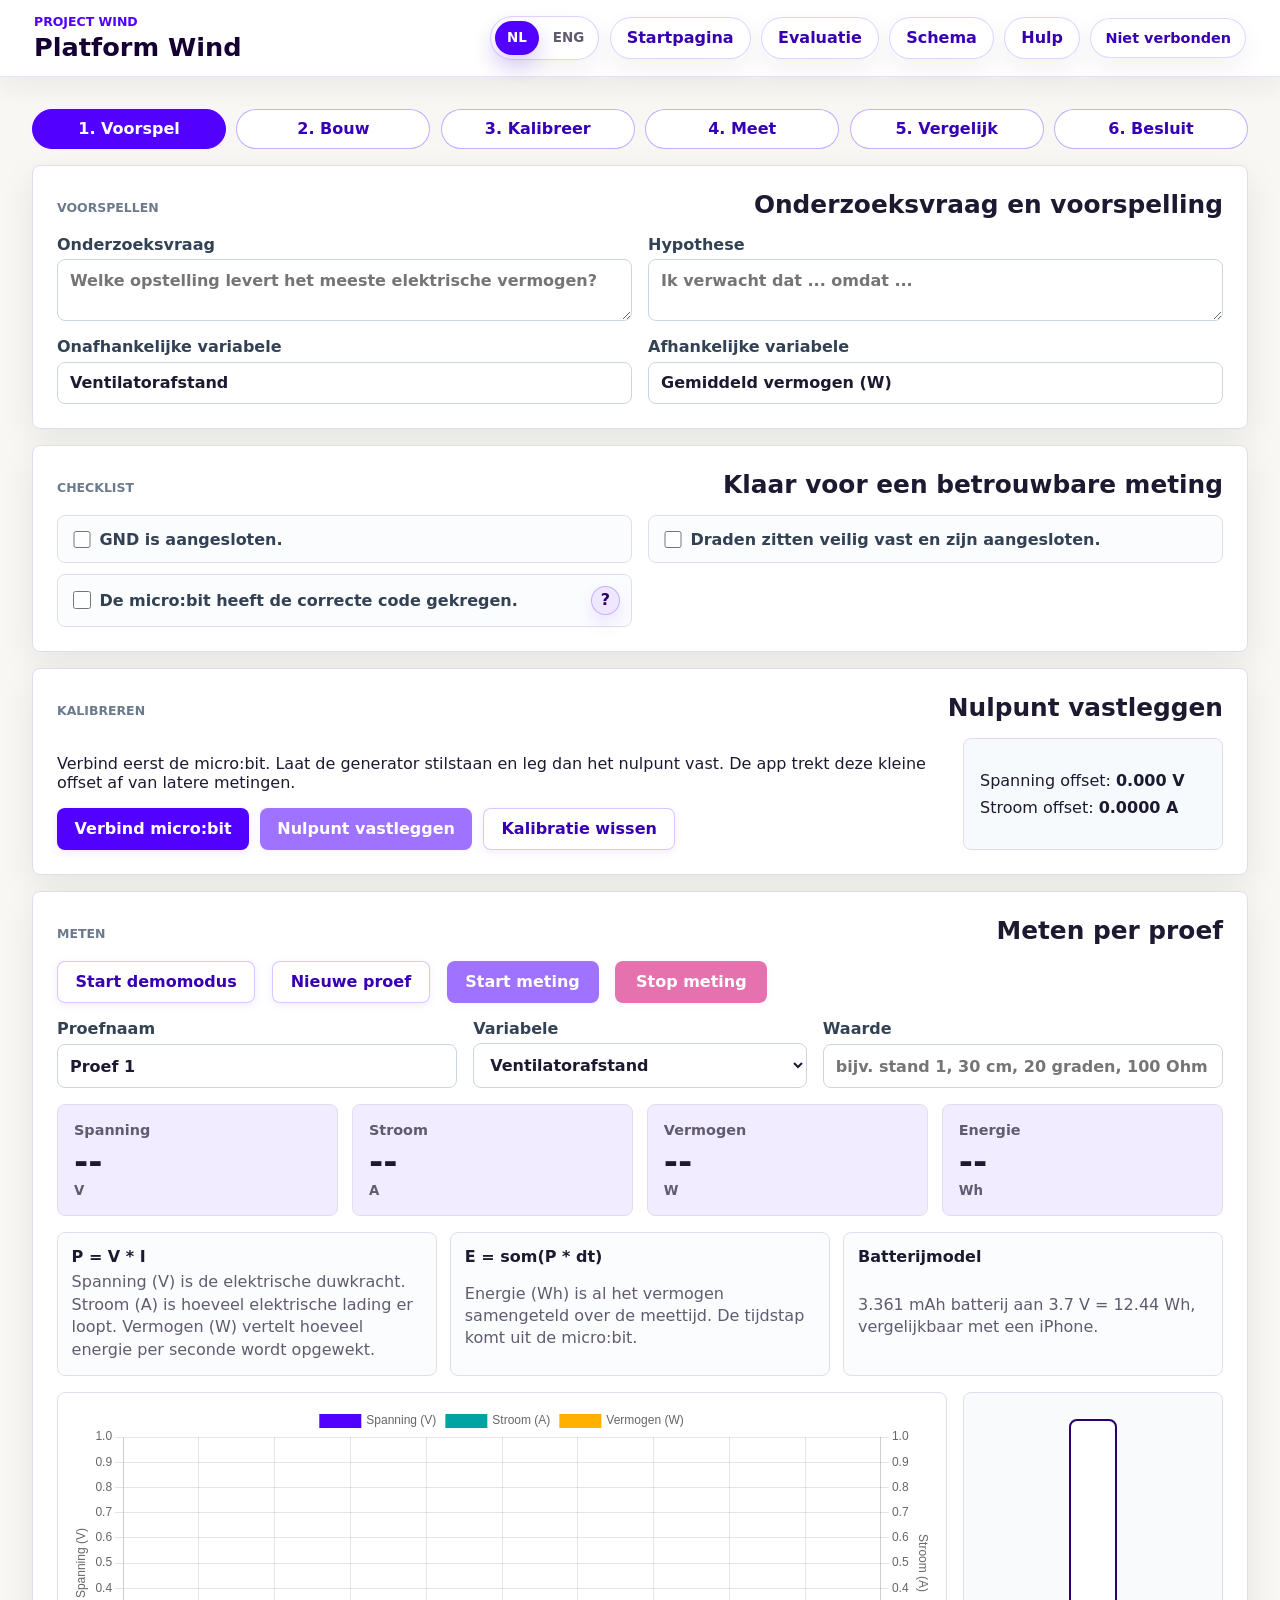
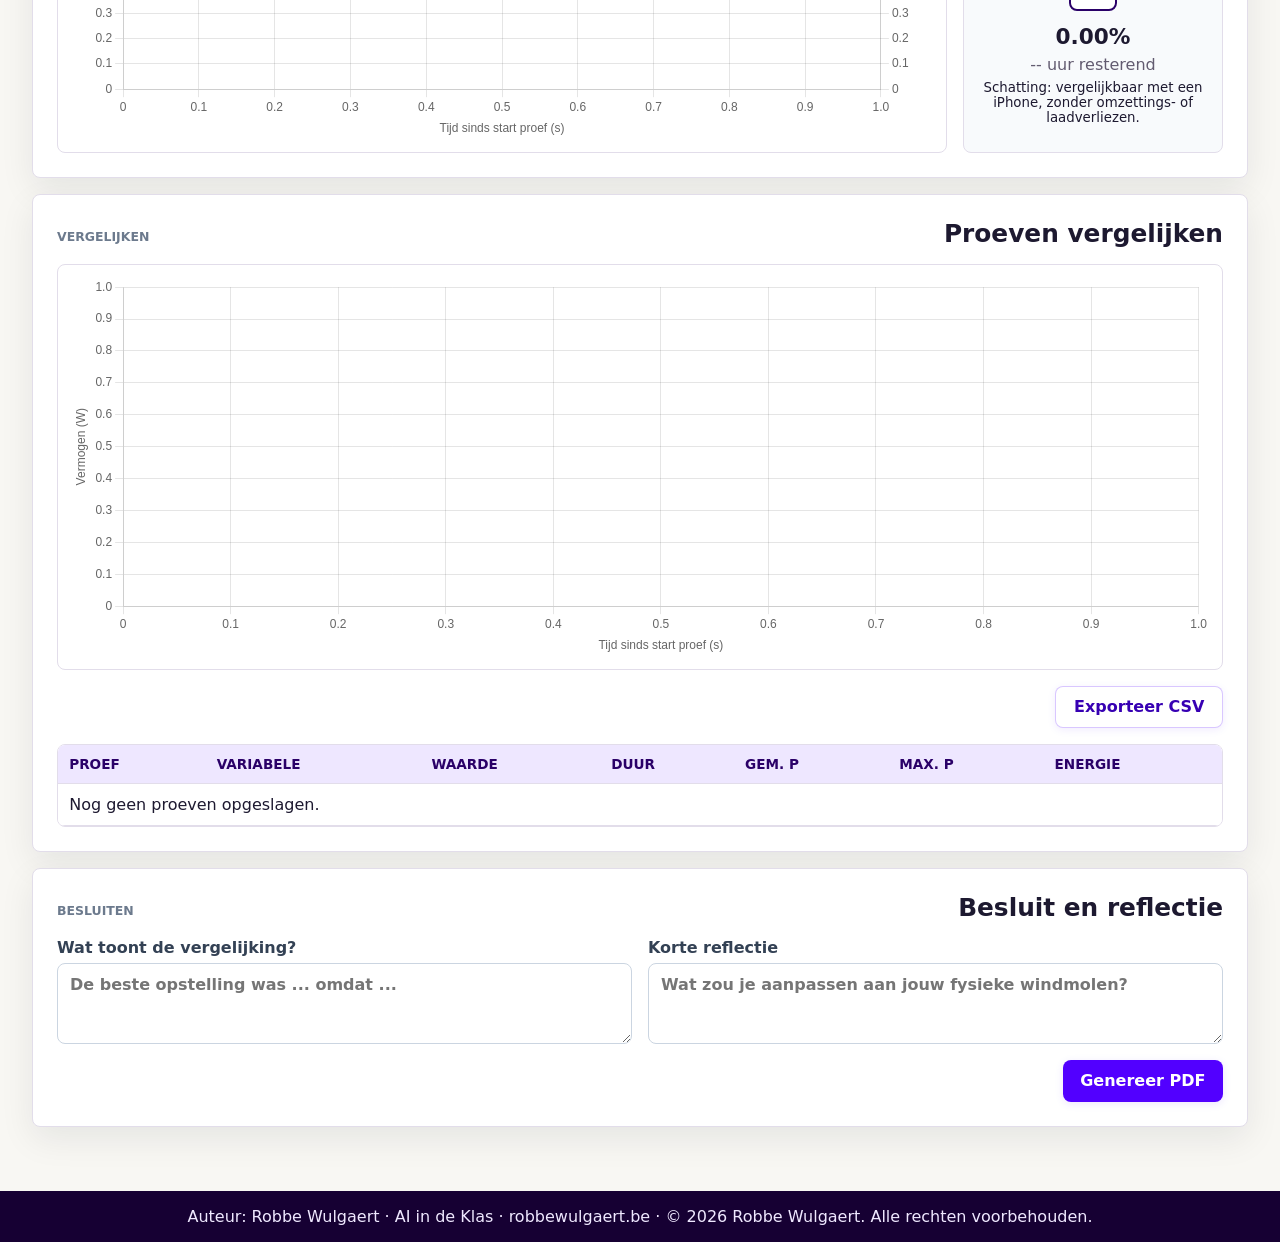
<file: platform.html>
<!DOCTYPE html>
<html lang="nl">
<head>
  <meta charset="UTF-8" />
  <meta name="viewport" content="width=device-width, initial-scale=1.0" />

  <link rel="icon" type="image/png" href="favicon.png">
  <link rel="shortcut icon" type="image/png" href="favicon.png">
  <title>Platform Wind</title>
  <!--
    Platform Wind - project wind
    Copyright (c) 2026 Robbe Wulgaert
    Citeer/vermeld als: Robbe Wulgaert, AI in de Klas, robbewulgaert.be
  -->
  <link rel="stylesheet" href="style.css" />
  <script src="vendor/chart.umd.min.js" defer></script>
  <script src="vendor/jspdf.umd.min.js" defer></script>
  <script src="vendor/jspdf.plugin.autotable.min.js" defer></script>
  <script src="script.js?v=20260516-2" defer></script>
  <style id="platform-language-toggle-styles">
.language-toggle {
  display: inline-flex;
  align-items: center;
  gap: 4px;
  border: 1px solid rgba(82, 0, 255, 0.22);
  border-radius: 999px;
  background: #fff;
  padding: 4px;
  box-shadow: 0 10px 24px rgba(82, 0, 255, 0.08);
}
.language-toggle button {
  min-width: 44px;
  min-height: 34px;
  border: 0;
  border-radius: 999px;
  padding: 7px 10px;
  background: transparent;
  color: var(--muted, #625b70);
  font: inherit;
  font-size: 0.84rem;
  font-weight: 900;
  cursor: pointer;
}
.language-toggle button.is-active {
  background: var(--brand, var(--brand-purple, var(--primary, #5200FF)));
  color: #fff;
  box-shadow: 0 10px 22px rgba(82, 0, 255, 0.20);
}
.language-toggle button:focus-visible {
  outline: 3px solid rgba(61, 255, 208, 0.75);
  outline-offset: 2px;
}
.header-actions .language-toggle,
.toolbar .language-toggle,
.app-actions .language-toggle {
  flex: 0 0 auto;
}
@media (max-width: 760px) {
  .language-toggle { order: 2; }
}
</style>
<style id="platform-header-style">
:root {
  --platform-brand: #5200FF;
  --platform-brand-dark: #3700B3;
  --platform-aqua: #3DFFD0;
  --platform-ink: #160033;
  --platform-muted: #625b70;
  --platform-line: #E2DDEA;
  --platform-shadow: 0 10px 26px rgba(26, 34, 76, 0.06);
  --platform-strong-shadow: 0 16px 30px rgba(82, 0, 255, 0.22);
}
.app-page .app-header,
body > header.topbar,
body > header:not(.site-header):not(.app-header):not(.topbar) {
  background: rgba(255, 255, 255, 0.94);
  border-bottom: 1px solid rgba(82, 0, 255, 0.12);
  box-shadow: var(--platform-shadow);
  backdrop-filter: blur(14px);
}
.app-page .app-header {
  display: flex;
  align-items: center;
  justify-content: space-between;
  flex-wrap: wrap;
  gap: 14px;
  padding: 14px clamp(18px, 4vw, 34px);
}
.app-page .project-title {
  flex: 1 1 260px;
  min-width: min(100%, 240px);
}
body > header.topbar,
body > header:not(.site-header):not(.app-header):not(.topbar) {
  padding: 12px 18px;
  gap: 14px;
}
.app-page .app-header h1 {
  color: var(--platform-ink);
  font-size: clamp(1.35rem, 2vw, 1.8rem);
  line-height: 1.08;
  letter-spacing: 0;
}
.app-page .app-header .eyebrow {
  margin: 0 0 5px;
  color: var(--platform-brand);
  font-size: 0.78rem;
  font-weight: 900;
  letter-spacing: 0;
  text-transform: uppercase;
}
.ai-brand,
.brand,
.opdracht strong {
  color: var(--platform-ink);
}
.ai-brand a,
.brand .title {
  color: var(--platform-brand);
  text-decoration: none;
}
.app-page .header-actions,
.topbar .toolbar,
header .app-actions {
  display: flex;
  align-items: center;
  justify-content: flex-end;
  gap: 0.65rem;
  flex-wrap: wrap;
}
.app-page .project-actions {
  flex: 2 1 520px;
  min-width: min(100%, 320px);
}
.app-page .header-actions .primary-button,
.app-page .header-actions .secondary-button,
.app-page .header-actions .ghost-button,
.topbar .toolbar > button,
header .app-actions .btn {
  min-height: 42px;
  display: inline-flex;
  align-items: center;
  justify-content: center;
  border: 1px solid rgba(82, 0, 255, 0.18);
  border-radius: 999px;
  padding: 10px 16px;
  background: #ffffff;
  color: var(--platform-brand-dark);
  font: inherit;
  font-weight: 900;
  line-height: 1;
  text-decoration: none;
  white-space: nowrap;
  cursor: pointer;
  box-shadow: var(--platform-shadow);
  transition: transform var(--motion-fast) var(--ease-standard), box-shadow var(--motion-fast) var(--ease-standard), border-color var(--motion-fast) var(--ease-standard), background var(--motion-fast) var(--ease-standard), color var(--motion-fast) var(--ease-standard);
}
.app-page .header-actions .primary-button,
.topbar .toolbar > button.is-primary,
header .app-actions .btn.primary,
header .app-actions #btn-pdf {
  border-color: var(--platform-brand);
  background: var(--platform-brand);
  color: #ffffff;
  box-shadow: var(--platform-strong-shadow);
}
.app-page .header-actions .primary-button:hover,
.app-page .header-actions .secondary-button:hover,
.app-page .header-actions .ghost-button:hover,
.topbar .toolbar > button:hover,
header .app-actions .btn:hover {
  transform: translateY(-1px);
  border-color: rgba(82, 0, 255, 0.45);
  box-shadow: 0 14px 30px rgba(82, 0, 255, 0.12);
}
.app-page .header-actions .primary-button:hover,
header .app-actions .btn.primary:hover,
header .app-actions #btn-pdf:hover {
  background: var(--platform-brand-dark);
  border-color: var(--platform-brand-dark);
}
.language-toggle {
  min-height: 42px;
  border-color: rgba(82, 0, 255, 0.18) !important;
  border-radius: 999px !important;
  background: #ffffff !important;
  box-shadow: var(--platform-shadow) !important;
}
.language-toggle button {
  border-radius: 999px !important;
  font-weight: 900 !important;
}
.language-toggle button.is-active {
  background: var(--platform-brand) !important;
  color: #ffffff !important;
  box-shadow: 0 10px 22px rgba(82, 0, 255, 0.20) !important;
}
.app-page .status-pill {
  min-height: 40px;
  border: 1px solid rgba(82, 0, 255, 0.16);
  border-radius: 999px;
  padding: 9px 14px;
  background: #ffffff;
  color: var(--platform-brand-dark);
  font-weight: 900;
  white-space: nowrap;
  box-shadow: var(--platform-shadow);
}
body > header .tabs {
  display: inline-flex;
  gap: 4px;
  border: 1px solid rgba(82, 0, 255, 0.16);
  border-radius: 999px;
  padding: 4px;
  background: #ffffff;
  box-shadow: var(--platform-shadow);
}
body > header .tab {
  min-height: 36px;
  border: 0;
  border-radius: 999px;
  padding: 8px 14px;
  background: transparent;
  color: var(--platform-brand-dark);
  font-weight: 900;
}
body > header .tab.active {
  background: var(--platform-brand);
  color: #ffffff;
  box-shadow: 0 10px 22px rgba(82, 0, 255, 0.20);
}
.topbar .exercise-btn {
  box-shadow: var(--platform-shadow);
}
.topbar .exercise-btn.current {
  box-shadow: 0 0 0 3px rgba(82, 0, 255, 0.14), var(--platform-shadow);
}
@media (max-width: 900px) {
  .app-page .app-header {
    flex-direction: column;
    flex-wrap: nowrap;
    align-items: stretch;
    padding: 12px 18px;
  }
  .app-page .project-title,
  .app-page .project-actions {
    width: 100%;
    min-width: 0;
    flex: none;
  }
  .app-page .project-actions {
    justify-content: flex-start;
  }
}
@media (max-width: 760px) {
  .app-page .header-actions,
  .topbar .toolbar,
  header .app-actions {
    justify-content: flex-start;
    width: 100%;
  }
  .app-page .header-actions > *,
  .topbar .toolbar > button,
  header .app-actions .btn {
    min-width: 0;
  }
}
@media (max-width: 640px) {
  .app-page .project-actions {
    display: grid;
    grid-template-columns: repeat(2, minmax(0, 1fr));
  }
  .app-page .project-actions .language-toggle,
  .app-page .project-actions .status-pill {
    grid-column: span 2;
  }
  .app-page .project-actions > a,
  .app-page .project-actions > button,
  .app-page .project-actions > span {
    width: 100%;
  }
}
@media (max-width: 460px) {
  .app-page .project-actions {
    grid-template-columns: repeat(2, minmax(0, 1fr));
  }
  .app-page .project-actions .language-toggle,
  .app-page .project-actions .status-pill {
    grid-column: span 2;
  }
  .app-page .project-actions .primary-button,
  .app-page .project-actions .secondary-button,
  .app-page .project-actions .ghost-button {
    min-height: 42px;
    line-height: 1.15;
    text-align: center;
    white-space: normal;
  }
}
</style>
</head>
<body class="app-page">
  <header class="app-header project-header">
    <div class="project-title">
      <p class="eyebrow">Project Wind</p>
      <h1>Platform Wind</h1>
    </div>
    <div class="header-actions project-actions" aria-label="Platformacties">
      
      <div class="language-toggle" role="group" aria-label="Taalkeuze">
        <button type="button" class="is-active" data-language-choice="nl" aria-pressed="true">NL</button>
        <button type="button" data-language-choice="en" aria-pressed="false">ENG</button>
      </div>
<a class="secondary-button header-link" href="index.html">Startpagina</a>
      <a class="secondary-button header-link" href="evaluatie.html">Evaluatie</a>
      <button id="btn-schema" class="secondary-button" type="button">Schema</button>
      <button id="btn-help" class="secondary-button" type="button">Hulp</button>
      <span id="connection-status" class="status-pill">Niet verbonden</span>
    </div>
  </header>

  <main class="app-shell">
    <section id="compatibility-notice" class="notice hidden" aria-live="polite"></section>

    <nav class="workflow-nav" aria-label="Onderzoeksstappen">
      <a href="#prediction" class="workflow-step is-active" data-step-link="prediction">1. Voorspel</a>
      <a href="#setup" class="workflow-step" data-step-link="setup">2. Bouw</a>
      <a href="#calibration" class="workflow-step" data-step-link="calibration">3. Kalibreer</a>
      <a href="#measurement" class="workflow-step" data-step-link="measurement">4. Meet</a>
      <a href="#comparison" class="workflow-step" data-step-link="comparison">5. Vergelijk</a>
      <a href="#conclusion" class="workflow-step" data-step-link="conclusion">6. Besluit</a>
    </nav>

    <section id="prediction" class="workflow-section">
      <div class="section-heading">
        <p class="eyebrow">Voorspellen</p>
        <h2>Onderzoeksvraag en voorspelling</h2>
      </div>
      <div class="form-grid">
        <label>
          Onderzoeksvraag
          <textarea id="input-question" rows="2" placeholder="Welke opstelling levert het meeste elektrische vermogen?"></textarea>
        </label>
        <label>
          Hypothese
          <textarea id="input-hypothesis" rows="2" placeholder="Ik verwacht dat ... omdat ..."></textarea>
        </label>
        <label>
          Onafhankelijke variabele
          <input id="input-independent" type="text" value="Ventilatorafstand" />
        </label>
        <label>
          Afhankelijke variabele
          <input id="input-dependent" type="text" value="Gemiddeld vermogen (W)" />
        </label>
      </div>
    </section>

    <section id="setup" class="workflow-section">
      <div class="section-heading">
        <p class="eyebrow">Checklist</p>
        <h2>Klaar voor een betrouwbare meting</h2>
      </div>
      <div class="checklist" id="setup-checklist">
        <label><input type="checkbox" /> GND is aangesloten.</label>
        <label><input type="checkbox" /> Draden zitten veilig vast en zijn aangesloten.</label>
        <label class="steam-code-check-item">
          <input type="checkbox" />
          <span>De micro:bit heeft de correcte code gekregen.</span>
          <button id="btn-code-help" class="steam-code-help-button" type="button" aria-label="Toon waar de projectcode staat" title="Toon waar de projectcode staat">?</button>
        </label>
      </div>
    </section>

    <section id="calibration" class="workflow-section">
      <div class="section-heading">
        <p class="eyebrow">Kalibreren</p>
        <h2>Nulpunt vastleggen</h2>
      </div>
      <div class="calibration-layout">
        <div>
          <p>Verbind eerst de micro:bit. Laat de generator stilstaan en leg dan het nulpunt vast. De app trekt deze kleine offset af van latere metingen.</p>
          <div class="calibration-actions">
            <button id="btn-connect" class="primary-button" type="button">Verbind micro:bit</button>
            <button id="btn-calibrate" class="primary-button" type="button" disabled>Nulpunt vastleggen</button>
            <button id="btn-reset-calibration" class="ghost-button" type="button">Kalibratie wissen</button>
          </div>
        </div>
        <div class="calibration-values">
          <span>Spanning offset: <strong id="voltage-offset">0.000 V</strong></span>
          <span>Stroom offset: <strong id="current-offset">0.000 A</strong></span>
        </div>
      </div>
    </section>

    <section id="measurement" class="workflow-section">
      <div class="section-heading">
        <p class="eyebrow">Meten</p>
        <h2>Meten per proef</h2>
      </div>

      <div class="toolbar">
        <button id="btn-demo" class="secondary-button" type="button">Start demomodus</button>
        <button id="btn-new-trial" class="secondary-button" type="button">Nieuwe proef</button>
        <button id="btn-start" class="success-button" type="button" disabled>Start meting</button>
        <button id="btn-stop" class="danger-button" type="button" disabled>Stop meting</button>
      </div>

      <div class="trial-editor">
        <label>
          Proefnaam
          <input id="trial-name" type="text" value="Proef 1" />
        </label>
        <label>
          Variabele
          <select id="trial-variable">
            <option value="Ventilatorafstand">Ventilatorafstand</option>
            <option value="Kracht ventilator">Kracht ventilator</option>
            <option value="Bladhoek">Bladhoek</option>
            <option value="Belastingsweerstand">Belastingsweerstand</option>
            <option value="Andere variabele">Andere variabele</option>
          </select>
        </label>
        <label>
          Waarde
          <input id="trial-value" type="text" placeholder="bijv. stand 1, 30 cm, 20 graden, 100 Ohm" />
        </label>
      </div>

      <div class="metrics-grid">
        <div class="metric">
          <span>Spanning</span>
          <strong id="voltage">--</strong>
          <small>V</small>
        </div>
        <div class="metric">
          <span>Stroom</span>
          <strong id="current">--</strong>
          <small>A</small>
        </div>
        <div class="metric">
          <span>Vermogen</span>
          <strong id="power">--</strong>
          <small>W</small>
        </div>
        <div class="metric">
          <span>Energie</span>
          <strong id="energy">--</strong>
          <small>Wh</small>
        </div>
      </div>

      <div class="formula-band">
        <div>
          <strong>P = V * I</strong>
          <span id="power-formula">Spanning (V) is de elektrische duwkracht. Stroom (A) is hoeveel elektrische lading er loopt. Vermogen (W) vertelt hoeveel energie per seconde wordt opgewekt.</span>
        </div>
        <div>
          <strong>E = som(P * dt)</strong>
          <span id="energy-formula">Energie (Wh) is al het vermogen samengeteld over de meettijd. De tijdstap komt uit de micro:bit.</span>
        </div>
        <div>
          <strong>Batterijmodel</strong>
          <span id="battery-model">3.361 mAh batterij aan 3.7 V = 12.44 Wh, vergelijkbaar met een iPhone.</span>
        </div>
      </div>

      <div class="measurement-layout">
        <div class="chart-panel">
          <canvas id="live-chart" aria-label="Live grafiek spanning, stroom en vermogen"></canvas>
        </div>
        <div class="battery-panel">
          <div class="battery-outline">
            <div class="battery-tip"></div>
            <div class="battery-level"></div>
          </div>
          <p id="charge-percent">0.0%</p>
          <p id="time-remaining">-- uur resterend</p>
          <small>Schatting: vergelijkbaar met een iPhone, zonder omzettings- of laadverliezen.</small>
        </div>
      </div>
    </section>

    <section id="comparison" class="workflow-section">
      <div class="section-heading">
        <p class="eyebrow">Vergelijken</p>
        <h2>Proeven vergelijken</h2>
      </div>
      <div class="chart-panel comparison-chart-panel">
        <canvas id="comparison-chart" aria-label="Overlay grafiek vermogen per proef"></canvas>
      </div>
      <div class="table-actions">
        <button id="btn-export-csv" class="secondary-button" type="button">Exporteer CSV</button>
      </div>
      <div class="table-wrap">
        <table>
          <thead>
            <tr>
              <th>Proef</th>
              <th>Variabele</th>
              <th>Waarde</th>
              <th>Duur</th>
              <th>Gem. P</th>
              <th>Max. P</th>
              <th>Energie</th>
            </tr>
          </thead>
          <tbody id="trial-summary-body">
            <tr><td colspan="7">Nog geen proeven opgeslagen.</td></tr>
          </tbody>
        </table>
      </div>
    </section>

    <section id="conclusion" class="workflow-section">
      <div class="section-heading">
        <p class="eyebrow">Besluiten</p>
        <h2>Besluit en reflectie</h2>
      </div>
      <div class="form-grid">
        <label>
          Wat toont de vergelijking?
          <textarea id="input-conclusion" rows="3" placeholder="De beste opstelling was ... omdat ..."></textarea>
        </label>
        <label>
          Korte reflectie
          <textarea id="input-reflection" rows="3" placeholder="Wat zou je aanpassen aan jouw fysieke windmolen?"></textarea>
        </label>
      </div>
      <div class="table-actions report-actions">
        <button id="btn-report" class="primary-button" type="button">Genereer PDF</button>
      </div>
    </section>
  </main>

  <div id="overlay-schema" class="overlay hidden" role="dialog" aria-modal="true" aria-label="Circuit schema">
    <div class="modal large-modal">
      <button id="btn-close-schema" class="close-button" type="button" aria-label="Sluit schema">x</button>
      <img src="media/schema_tinkercad.png" alt="Circuit schema met micro:bit, generator en 100 Ohm weerstand" />
    </div>
  </div>

  <div id="overlay-help" class="overlay hidden" role="dialog" aria-modal="true" aria-label="Experiment hulp">
    <div class="modal">
      <button id="btn-close-help" class="close-button" type="button" aria-label="Sluit hulp">x</button>
      <h2>Snelle hulp</h2>
      <ol>
        <li>Vul eerst onderzoeksvraag, hypothese en variabelen in.</li>
        <li>Controleer de bedrading met de checklist.</li>
        <li>Leg het nulpunt vast terwijl de generator stilstaat.</li>
        <li>Maak voor elke instelling een nieuwe proef en meet even lang.</li>
        <li>Vergelijk vooral gemiddeld vermogen, maximaal vermogen en totale energie.</li>
      </ol>
    </div>
  </div>

  <div id="report-modal" class="overlay hidden" role="dialog" aria-modal="true" aria-label="Rapportinstellingen">
    <form id="report-form" class="modal">
      <button id="btn-cancel" class="close-button" type="button" aria-label="Annuleer rapport">x</button>
      <h2>Rapportinstellingen</h2>
      <label>
        Aantal studenten
        <input type="number" id="input-count" min="1" value="1" />
      </label>
      <label>
        Studentennamen
        <input type="text" id="input-names" placeholder="Naam 1, Naam 2 ..." />
      </label>
      <p class="muted">De PDF neemt onderzoeksvraag, hypothese, variabelen, proeftabel, grafiek, conclusie en reflectie mee.</p>
      <div class="modal-actions">
        <button type="submit" class="primary-button">Genereer PDF</button>
      </div>
    </form>
  </div>

  <div id="code-help-modal" class="overlay hidden code-help-overlay" role="dialog" aria-modal="true" aria-labelledby="code-help-title">
    <article class="modal steam-code-modal">
      <button id="btn-close-code-help" class="close-button" type="button" aria-label="Sluit codehulp">x</button>
      <p class="eyebrow">Code uploaden</p>
      <h2 id="code-help-title">Waar vind ik de micro:bit-code?</h2>
      <p>Deze opstelling werkt pas wanneer de micro:bit de juiste projectcode heeft gekregen. Je vindt de code tussen de andere bronbestanden.</p>
      <a class="steam-code-link" href="https://github.com/RobbeW/projectwind" target="_blank" rel="noopener noreferrer">Open RobbeW/projectwind op GitHub</a>
    </article>
  </div>

  <footer class="app-footer">
    <p>Auteur: Robbe Wulgaert · AI in de Klas · robbewulgaert.be · © 2026 Robbe Wulgaert. Alle rechten voorbehouden.</p>
  </footer>
<script id="platform-language-toggle-script">
(() => {
  const LANGUAGE_KEY = "aiindeklas:index-language";
  const TRANSLATIONS = {
  "Taalkeuze": "Language selection",
  "Evaluatie": "Evaluation",
  "Startpagina": "Start page",
  "Platformacties": "Platform actions",
  "Start platform": "Start platform",
  "Start leerplatform": "Start learning platform",
  "Niet verbonden": "Not connected",
  "Project Wind": "Project Wind",
  "Verbind": "Connect",
  "Verbinden": "Connecting",
  "Bouw": "Build",
  "Bouwen": "Building",
  "Voorspel": "Predict",
  "Voorspellen": "Predicting",
  "Meet": "Measure",
  "Meten": "Measuring",
  "Vergelijk": "Compare",
  "Vergelijken": "Comparing",
  "Besluit": "Conclusion",
  "Besluiten": "Concluding",
  "Kalibreer": "Calibrate",
  "Kalibreren": "Calibrating",
  "Observeer": "Observe",
  "Observeren": "Observing",
  "Speel": "Play",
  "Model": "Model",
  "Kies model": "Choose model",
  "Test": "Test",
  "Testen": "Testing",
  "Sorteer": "Sort",
  "Sorteren": "Sorting",
  "Menu": "Menu",
  "Inhoud": "Contents",
  "Sluiten": "Close",
  "Sluiten X": "Close X",
  "x": "x",
  "X": "X",
  "Oefening": "Exercise",
  "OEFENING": "EXERCISE",
  "Code-editor": "Code editor",
  "Editor": "Editor",
  "Uitvoeren": "Run",
  "Uitvoer": "Output",
  "Console-uitvoer": "Console output",
  "Feedback": "Feedback",
  "Status": "Status",
  "Data": "Data",
  "Diagnose": "Diagnostics",
  "Nog geen data ontvangen.": "No data received yet.",
  "Laatste regel: --": "Last line: --",
  "Laatste code: --": "Last code: --",
  "Rapport": "Report",
  "Rapportinstellingen": "Report settings",
  "Wie maakt dit rapport?": "Who is making this report?",
  "Naam": "Name",
  "Naam:": "Name:",
  "Naam of namen": "Name or names",
  "Klas": "Class",
  "Klas:": "Class:",
  "Annuleren": "Cancel",
  "Annuleer": "Cancel",
  "OK": "OK",
  "Doorgaan": "Continue",
  "Reset": "Reset",
  "Genereer PDF": "Generate PDF",
  "Maak PDF": "Create PDF",
  "Exporteren": "Export",
  "Exporteren naar PDF": "Export to PDF",
  "Reeks exporteren naar PDF": "Export series to PDF",
  "Vooruitgang wissen": "Clear progress",
  "Voortgang wissen": "Clear progress",
  "Alleen huidige oefening": "Current exercise only",
  "Alle voortgang": "All progress",
  "Volledige reeks": "Full series",
  "Volledige cursus": "Full course",
  "Kies wat je wil wissen.": "Choose what you want to clear.",
  "Donker/Licht": "Dark/Light",
  "Thema": "Theme",
  "Donkere/lichte modus": "Dark/light mode",
  "Donkere of lichte modus": "Dark or light mode",
  "Formularium": "Reference sheet",
  "HTML Formularium": "HTML reference sheet",
  "Python Formularium": "Python reference sheet",
  "Blockly Formularium": "Blockly reference sheet",
  "Hulp": "Help",
  "Help": "Help",
  "Schema": "Diagram",
  "Checklist": "Checklist",
  "Onderzoeksvraag": "Research question",
  "Hypothese": "Hypothesis",
  "Besluit en reflectie": "Conclusion and reflection",
  "Reflectie": "Reflection",
  "Korte reflectie": "Short reflection",
  "Waarde": "Value",
  "Variabele": "Variable",
  "Proef": "Trial",
  "Duur": "Duration",
  "Plek": "Location",
  "Tijd": "Time",
  "Bron": "Source",
  "Klasse": "Class",
  "Zekerheid": "Confidence",
  "Verwacht": "Expected",
  "Voorspeld": "Predicted",
  "Verstuurd": "Sent",
  "Projectstappen": "Project steps",
  "Onderzoeksstappen": "Research steps",
  "Auteur: Robbe Wulgaert · AI in de Klas · robbewulgaert.be · © 2026 Robbe Wulgaert. Alle rechten voorbehouden.": "Author: Robbe Wulgaert · AI in de Klas · robbewulgaert.be · © 2026 Robbe Wulgaert. All rights reserved.",
  "Platform Wind": "Wind Platform",
  "1. Voorspel": "1. Predict",
  "2. Bouw": "2. Build",
  "3. Kalibreer": "3. Calibrate",
  "4. Meet": "4. Measure",
  "5. Vergelijk": "5. Compare",
  "6. Besluit": "6. Conclude",
  "Onderzoeksvraag en voorspelling": "Research question and prediction",
  "Onafhankelijke variabele": "Independent variable",
  "Afhankelijke variabele": "Dependent variable",
  "Klaar voor een betrouwbare meting": "Ready for a reliable measurement",
  "GND is aangesloten.": "GND is connected.",
  "Draden zitten veilig vast en zijn aangesloten.": "Wires are safely fixed and connected.",
  "De micro:bit heeft de correcte code gekregen.": "The micro:bit has received the correct code.",
  "Toon waar de projectcode staat": "Show where the project code is",
  "Code uploaden": "Upload code",
  "Waar vind ik de micro:bit-code?": "Where can I find the micro:bit code?",
  "Deze opstelling werkt pas wanneer de micro:bit de juiste projectcode heeft gekregen. Je vindt de code tussen de andere bronbestanden.": "This setup only works after the micro:bit has received the correct project code. You can find the code with the other source files.",
  "Open RobbeW/projectwind op GitHub": "Open RobbeW/projectwind on GitHub",
  "Sluit codehulp": "Close code help",
  "Nulpunt vastleggen": "Set zero point",
  "Verbind eerst de micro:bit. Laat de generator stilstaan en leg dan het nulpunt vast. De app trekt deze kleine offset af van latere metingen.": "Connect the micro:bit first. Keep the generator still and then set the zero point. The app subtracts this small offset from later measurements.",
  "Verbind micro:bit": "Connect micro:bit",
  "Kalibratie wissen": "Clear calibration",
  "Spanning offset:": "Voltage offset:",
  "Stroom offset:": "Current offset:",
  "Meten per proef": "Measure per trial",
  "Start demomodus": "Start demo mode",
  "Stop demomodus": "Stop demo mode",
  "Nieuwe proef": "New trial",
  "Start meting": "Start measurement",
  "Stop meting": "Stop measurement",
  "Proefnaam": "Trial name",
  "Ventilatorafstand": "Fan distance",
  "Kracht ventilator": "Fan strength",
  "Bladhoek": "Blade angle",
  "Belastingsweerstand": "Load resistance",
  "Andere variabele": "Other variable",
  "Spanning": "Voltage",
  "Stroom": "Current",
  "Vermogen": "Power",
  "Energie": "Energy",
  "Spanning (V) is de elektrische duwkracht. Stroom (A) is hoeveel elektrische lading er loopt. Vermogen (W) vertelt hoeveel energie per seconde wordt opgewekt.": "Voltage (V) is the electrical push. Current (A) is how much electric charge flows. Power (W) tells how much energy is generated per second.",
  "E = som(P * dt)": "E = sum(P * dt)",
  "Energie (Wh) is al het vermogen samengeteld over de meettijd. De tijdstap komt uit de micro:bit.": "Energy (Wh) is all power added up over the measurement time. The time step comes from the micro:bit.",
  "Batterijmodel": "Battery model",
  "3.361 mAh batterij aan 3.7 V = 12.44 Wh, vergelijkbaar met een iPhone.": "3,361 mAh battery at 3.7 V = 12.44 Wh, comparable to an iPhone.",
  "-- uur resterend": "-- hours remaining",
  "Schatting: vergelijkbaar met een iPhone, zonder omzettings- of laadverliezen.": "Estimate: comparable to an iPhone, without conversion or charging losses.",
  "Proeven vergelijken": "Compare trials",
  "Exporteer CSV": "Export CSV",
  "Gem. P": "Avg. P",
  "Max. P": "Max. P",
  "Nog geen proeven opgeslagen.": "No trials saved yet.",
  "Wat toont de vergelijking?": "What does the comparison show?",
  "Snelle hulp": "Quick help",
  "Vul eerst onderzoeksvraag, hypothese en variabelen in.": "First fill in the research question, hypothesis and variables.",
  "Controleer de bedrading met de checklist.": "Check the wiring with the checklist.",
  "Leg het nulpunt vast terwijl de generator stilstaat.": "Set the zero point while the generator is still.",
  "Maak voor elke instelling een nieuwe proef en meet even lang.": "Create a new trial for each setting and measure for the same duration.",
  "Vergelijk vooral gemiddeld vermogen, maximaal vermogen en totale energie.": "Mainly compare average power, maximum power and total energy.",
  "Aantal studenten": "Number of students",
  "Studentennamen": "Student names",
  "De PDF neemt onderzoeksvraag, hypothese, variabelen, proeftabel, grafiek, conclusie en reflectie mee.": "The PDF includes research question, hypothesis, variables, trial table, graph, conclusion and reflection.",
  "Welke opstelling levert het meeste elektrische vermogen?": "Which setup produces the most electrical power?",
  "Ik verwacht dat ... omdat ...": "I expect that ... because ...",
  "bijv. stand 1, 30 cm, 20 graden, 100 Ohm": "e.g. setting 1, 30 cm, 20 degrees, 100 Ohm",
  "De beste opstelling was ... omdat ...": "The best setup was ... because ...",
  "Wat zou je aanpassen aan jouw fysieke windmolen?": "What would you change about your physical wind turbine?"
};
  const PATTERNS = [
  {
    "pattern": "^Voortgang: (.+)$",
    "replacement": "Progress: $1"
  },
  {
    "pattern": "^Snelheid: (.+) ms/stap$",
    "replacement": "Speed: $1 ms/step"
  },
  {
    "pattern": "^Snelheid: (.+)$",
    "replacement": "Speed: $1"
  },
  {
    "pattern": "^Pogingen: (.+) \\| Tijd: (.+)$",
    "replacement": "Attempts: $1 | Time: $2"
  },
  {
    "pattern": "^Level (.+)$",
    "replacement": "Level $1"
  },
  {
    "pattern": "^Turtle Level$",
    "replacement": "Turtle level"
  },
  {
    "pattern": "^Open: (.+)$",
    "replacement": "Open: $1"
  },
  {
    "pattern": "^Gesloten: (.+)$",
    "replacement": "Closed: $1"
  },
  {
    "pattern": "^Status: (.+)$",
    "replacement": "Status: $1"
  },
  {
    "pattern": "^Ronde (.+)$",
    "replacement": "Round $1"
  },
  {
    "pattern": "^dt = (.+) s\\. (.+)$",
    "replacement": "dt = $1 s. $2"
  },
  {
    "pattern": "^Data ontvangen via (.+)\\. (.+) meetpunten in (.+)\\.$",
    "replacement": "Data received via $1. $2 data points in $3."
  },
  {
    "pattern": "^Meting gestart voor (.+)\\.$",
    "replacement": "Measurement started for $1."
  },
  {
    "pattern": "^Meting gestopt voor (.+)\\.$",
    "replacement": "Measurement stopped for $1."
  },
  {
    "pattern": "^Verbonden \\((.+) baud\\)$",
    "replacement": "Connected ($1 baud)"
  },
  {
    "pattern": "^Meten \\((.+) baud\\)$",
    "replacement": "Measuring ($1 baud)"
  }
];
  const META = {
  "title": "Platform Wind",
  "description": "Research platform for Project Wind with micro:bit, WebSerial, demo mode, charts and PDF reporting."
};
  const SKIP_SELECTOR = "script, style, noscript, textarea, input, canvas, svg, iframe, code, pre, kbd, samp, [contenteditable='true'], .CodeMirror, .cm-editor, .blocklySvg, .blocklyWidgetDiv, .blocklyTooltipDiv";
  const TRANSLATABLE_ATTRIBUTES = ["aria-label", "alt", "title", "placeholder"];
  const OBSERVER_OPTIONS = { childList: true, subtree: true, characterData: true };
  const textRecords = new WeakMap();
  const attrRecords = new WeakMap();
  let currentLanguage = "nl";
  let applying = false;
  let observer = null;
  let queuedMutations = [];
  let translationScheduled = false;
  let originalTitle = document.title;
  let originalDescription = null;
  const normalize = (value) => String(value || "").replace(/\s+/g, " ").trim();
  function preserveOuterWhitespace(original, translated) {
    const start = String(original).match(/^\s*/)?.[0] || "";
    const end = String(original).match(/\s*$/)?.[0] || "";
    return start + translated + end;
  }
  function translateKey(key) {
    if (Object.prototype.hasOwnProperty.call(TRANSLATIONS, key)) return TRANSLATIONS[key];
    for (const item of PATTERNS) {
      const regex = new RegExp(item.pattern);
      if (regex.test(key)) return key.replace(regex, item.replacement);
    }
    return null;
  }
  function shouldSkipNode(node) {
    const element = node.nodeType === Node.TEXT_NODE ? node.parentElement : node;
    return !element || element.closest(SKIP_SELECTOR);
  }
  function setTextNodeValue(node, value, record) {
    if (node.nodeValue !== value) node.nodeValue = value;
    record.translated = value;
    record.translatedByUs = true;
  }
  function translateTextNode(node) {
    if (!node || node.nodeType !== Node.TEXT_NODE || shouldSkipNode(node)) return;
    const raw = node.nodeValue || "";
    if (!normalize(raw)) return;
    let record = textRecords.get(node);
    if (!record) {
      record = { original: raw, translated: "", translatedByUs: false };
      textRecords.set(node, record);
    }
    if (currentLanguage === "en") {
      if (record.translatedByUs && raw === record.translated) return;
      record.original = raw;
      const translated = translateKey(normalize(record.original));
      if (!translated) {
        record.translated = "";
        record.translatedByUs = false;
        return;
      }
      const next = preserveOuterWhitespace(record.original, translated);
      if (next !== raw) setTextNodeValue(node, next, record);
      else {
        record.translated = "";
        record.translatedByUs = false;
      }
    } else if (record.translatedByUs) {
      if (raw !== record.original) node.nodeValue = record.original;
      record.translated = "";
      record.translatedByUs = false;
    }
  }
  function getAttributeRecord(element, attr, current) {
    let records = attrRecords.get(element);
    if (!records) {
      records = new Map();
      attrRecords.set(element, records);
    }
    if (!records.has(attr)) records.set(attr, { original: current, translated: "", translatedByUs: false });
    return records.get(attr);
  }
  function translateElementAttributes(element) {
    if (!element || element.nodeType !== Node.ELEMENT_NODE || element.closest(SKIP_SELECTOR)) return;
    TRANSLATABLE_ATTRIBUTES.forEach((attr) => {
      if (!element.hasAttribute(attr)) return;
      const current = element.getAttribute(attr) || "";
      if (!normalize(current)) return;
      const record = getAttributeRecord(element, attr, current);
      if (currentLanguage === "en") {
        if (record.translatedByUs && current === record.translated) return;
        record.original = current;
        const translated = translateKey(normalize(record.original));
        if (!translated) {
          record.translated = "";
          record.translatedByUs = false;
          return;
        }
        if (translated !== current) {
          element.setAttribute(attr, translated);
          record.translated = translated;
          record.translatedByUs = true;
        } else {
          record.translated = "";
          record.translatedByUs = false;
        }
      } else if (record.translatedByUs) {
        if (current !== record.original) element.setAttribute(attr, record.original);
        record.translated = "";
        record.translatedByUs = false;
      }
    });
  }
  function translateAttributes(root = document.body) {
    if (!root) return;
    if (root.nodeType === Node.ELEMENT_NODE) translateElementAttributes(root);
    if (root.querySelectorAll) {
      root.querySelectorAll("[aria-label], [alt], [title], [placeholder]").forEach(translateElementAttributes);
    }
  }
  function translateTree(root = document.body) {
    if (!root) return;
    if (root.nodeType === Node.TEXT_NODE) {
      translateTextNode(root);
      return;
    }
    if (shouldSkipNode(root)) return;
    translateAttributes(root);
    const walker = document.createTreeWalker(root, NodeFilter.SHOW_TEXT, {
      acceptNode(node) {
        return shouldSkipNode(node) || !normalize(node.nodeValue) ? NodeFilter.FILTER_REJECT : NodeFilter.FILTER_ACCEPT;
      }
    });
    const nodes = [];
    while (walker.nextNode()) nodes.push(walker.currentNode);
    nodes.forEach(translateTextNode);
  }
  function pauseObserver(callback) {
    if (observer) observer.disconnect();
    applying = true;
    try {
      callback();
    } finally {
      applying = false;
      if (observer && document.body) observer.observe(document.body, OBSERVER_OPTIONS);
    }
  }
  function syncChrome() {
    document.documentElement.lang = currentLanguage === "en" ? "en" : "nl-BE";
    document.title = currentLanguage === "en" && META.title ? META.title : originalTitle;
    const description = document.querySelector('meta[name="description"]');
    if (description) {
      if (originalDescription === null) originalDescription = description.getAttribute("content") || "";
      description.setAttribute("content", currentLanguage === "en" && META.description ? META.description : originalDescription);
    }
    document.querySelectorAll("[data-language-choice]").forEach((button) => {
      const isActive = button.dataset.languageChoice === currentLanguage;
      button.classList.toggle("is-active", isActive);
      button.setAttribute("aria-pressed", String(isActive));
    });
  }
  function setLanguage(language) {
    currentLanguage = language === "en" ? "en" : "nl";
    pauseObserver(() => {
      translateTree(document.body);
      syncChrome();
    });
    try { localStorage.setItem(LANGUAGE_KEY, currentLanguage); } catch (error) {}
  }
  function processQueuedMutations() {
    translationScheduled = false;
    if (applying || currentLanguage !== "en" || !queuedMutations.length) {
      queuedMutations = [];
      return;
    }
    const mutations = queuedMutations;
    queuedMutations = [];
    pauseObserver(() => {
      const roots = new Set();
      const textNodes = new Set();
      mutations.forEach((mutation) => {
        mutation.addedNodes.forEach((node) => {
          if (node.nodeType === Node.TEXT_NODE) textNodes.add(node);
          else if (node.nodeType === Node.ELEMENT_NODE) roots.add(node);
        });
        if (mutation.type === "characterData") textNodes.add(mutation.target);
      });
      roots.forEach((root) => translateTree(root));
      textNodes.forEach((node) => translateTextNode(node));
    });
  }
  function scheduleMutationTranslation(mutations) {
    if (applying || currentLanguage !== "en") return;
    queuedMutations.push(...mutations);
    if (translationScheduled) return;
    translationScheduled = true;
    const schedule = window.requestAnimationFrame || ((callback) => window.setTimeout(callback, 0));
    schedule(processQueuedMutations);
  }
  function initLanguageToggle() {
    document.querySelectorAll("[data-language-choice]").forEach((button) => {
      button.addEventListener("click", () => setLanguage(button.dataset.languageChoice));
    });
    observer = new MutationObserver(scheduleMutationTranslation);
    let saved = "nl";
    try {
      const requested = new URLSearchParams(window.location.search).get("lang");
      saved = requested || localStorage.getItem(LANGUAGE_KEY) || "nl";
    } catch (error) {}
    setLanguage(saved === "en" ? "en" : "nl");
    window.setPlatformLanguage = setLanguage;
  }
  if (document.readyState === "loading") document.addEventListener("DOMContentLoaded", initLanguageToggle);
  else initLanguageToggle();

})();
</script>
</body>
</html>
</file>
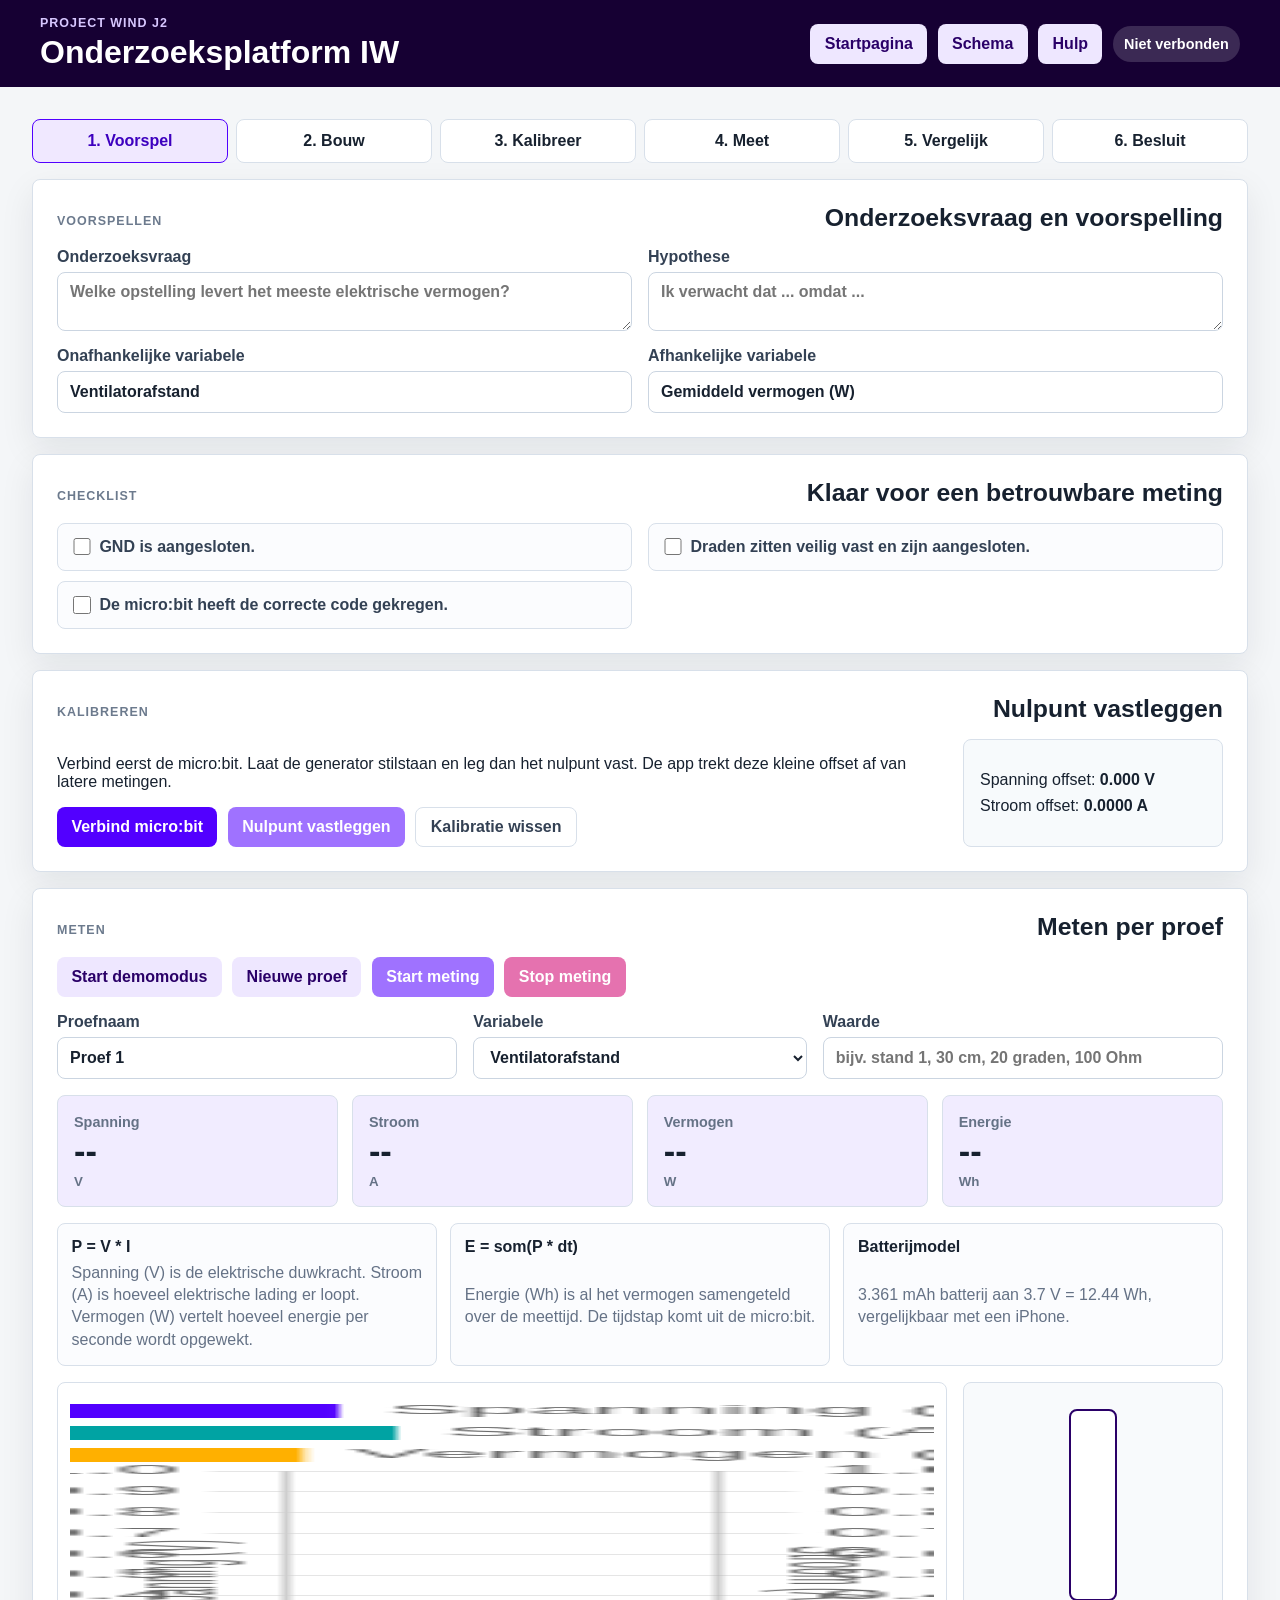
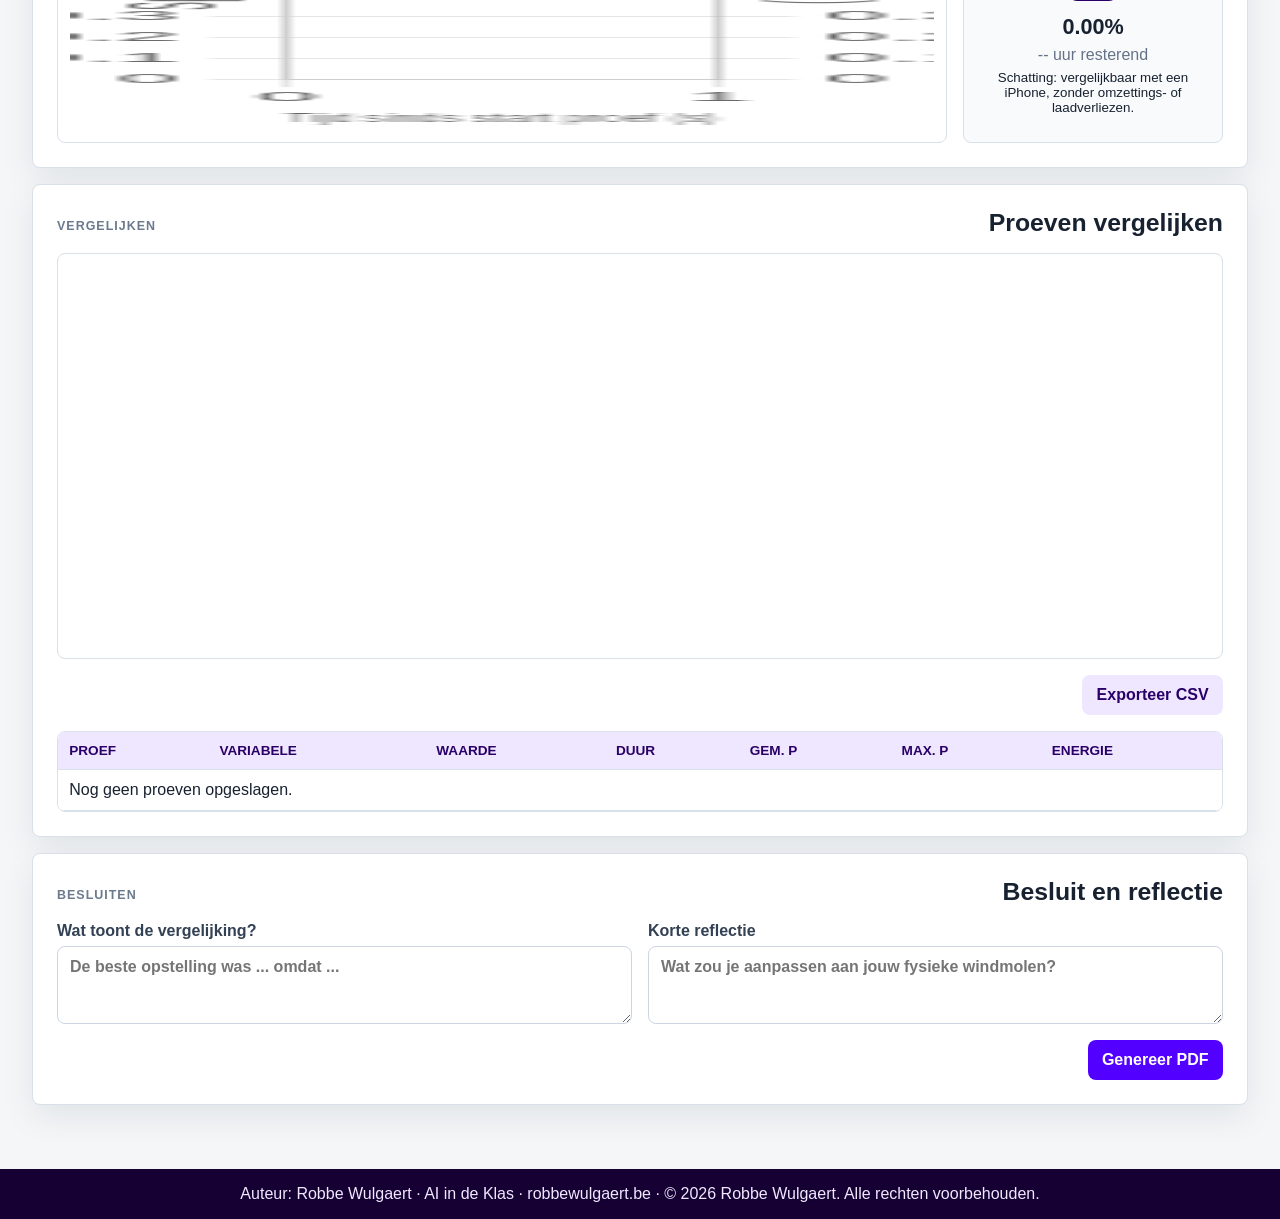
<file: new/platform.html>
<!DOCTYPE html>
<html lang="nl">
<head>
  <meta charset="UTF-8" />
  <meta name="viewport" content="width=device-width, initial-scale=1.0" />
  <title>Onderzoeksplatform IW</title>
  <!--
    Onderzoeksplatform IW - project wind
    Copyright (c) 2026 Robbe Wulgaert
    Citeer/vermeld als: Robbe Wulgaert, AI in de Klas, robbewulgaert.be
  -->
  <link rel="stylesheet" href="style.css" />
  <script src="vendor/chart.umd.min.js" defer></script>
  <script src="vendor/jspdf.umd.min.js" defer></script>
  <script src="vendor/jspdf.plugin.autotable.min.js" defer></script>
  <script src="script.js" defer></script>
</head>
<body>
  <header class="app-header">
    <div>
      <p class="eyebrow">Project Wind J2</p>
      <h1>Onderzoeksplatform IW</h1>
    </div>
    <div class="header-actions">
      <a class="secondary-button header-link" href="index.html">Startpagina</a>
      <button id="btn-schema" class="secondary-button" type="button">Schema</button>
      <button id="btn-help" class="secondary-button" type="button">Hulp</button>
      <span id="connection-status" class="status-pill">Niet verbonden</span>
    </div>
  </header>

  <main class="app-shell">
    <section id="compatibility-notice" class="notice hidden" aria-live="polite"></section>

    <nav class="workflow-nav" aria-label="Onderzoeksstappen">
      <a href="#prediction" class="workflow-step is-active" data-step-link="prediction">1. Voorspel</a>
      <a href="#setup" class="workflow-step" data-step-link="setup">2. Bouw</a>
      <a href="#calibration" class="workflow-step" data-step-link="calibration">3. Kalibreer</a>
      <a href="#measurement" class="workflow-step" data-step-link="measurement">4. Meet</a>
      <a href="#comparison" class="workflow-step" data-step-link="comparison">5. Vergelijk</a>
      <a href="#conclusion" class="workflow-step" data-step-link="conclusion">6. Besluit</a>
    </nav>

    <section id="prediction" class="workflow-section">
      <div class="section-heading">
        <p class="eyebrow">Voorspellen</p>
        <h2>Onderzoeksvraag en voorspelling</h2>
      </div>
      <div class="form-grid">
        <label>
          Onderzoeksvraag
          <textarea id="input-question" rows="2" placeholder="Welke opstelling levert het meeste elektrische vermogen?"></textarea>
        </label>
        <label>
          Hypothese
          <textarea id="input-hypothesis" rows="2" placeholder="Ik verwacht dat ... omdat ..."></textarea>
        </label>
        <label>
          Onafhankelijke variabele
          <input id="input-independent" type="text" value="Ventilatorafstand" />
        </label>
        <label>
          Afhankelijke variabele
          <input id="input-dependent" type="text" value="Gemiddeld vermogen (W)" />
        </label>
      </div>
    </section>

    <section id="setup" class="workflow-section">
      <div class="section-heading">
        <p class="eyebrow">Checklist</p>
        <h2>Klaar voor een betrouwbare meting</h2>
      </div>
      <div class="checklist" id="setup-checklist">
        <label><input type="checkbox" /> GND is aangesloten.</label>
        <label><input type="checkbox" /> Draden zitten veilig vast en zijn aangesloten.</label>
        <label><input type="checkbox" /> De micro:bit heeft de correcte code gekregen.</label>
      </div>
    </section>

    <section id="calibration" class="workflow-section">
      <div class="section-heading">
        <p class="eyebrow">Kalibreren</p>
        <h2>Nulpunt vastleggen</h2>
      </div>
      <div class="calibration-layout">
        <div>
          <p>Verbind eerst de micro:bit. Laat de generator stilstaan en leg dan het nulpunt vast. De app trekt deze kleine offset af van latere metingen.</p>
          <div class="calibration-actions">
            <button id="btn-connect" class="primary-button" type="button">Verbind micro:bit</button>
            <button id="btn-calibrate" class="primary-button" type="button" disabled>Nulpunt vastleggen</button>
            <button id="btn-reset-calibration" class="ghost-button" type="button">Kalibratie wissen</button>
          </div>
        </div>
        <div class="calibration-values">
          <span>Spanning offset: <strong id="voltage-offset">0.000 V</strong></span>
          <span>Stroom offset: <strong id="current-offset">0.000 A</strong></span>
        </div>
      </div>
    </section>

    <section id="measurement" class="workflow-section">
      <div class="section-heading">
        <p class="eyebrow">Meten</p>
        <h2>Meten per proef</h2>
      </div>

      <div class="toolbar">
        <button id="btn-demo" class="secondary-button" type="button">Start demomodus</button>
        <button id="btn-new-trial" class="secondary-button" type="button">Nieuwe proef</button>
        <button id="btn-start" class="success-button" type="button" disabled>Start meting</button>
        <button id="btn-stop" class="danger-button" type="button" disabled>Stop meting</button>
      </div>

      <div class="trial-editor">
        <label>
          Proefnaam
          <input id="trial-name" type="text" value="Proef 1" />
        </label>
        <label>
          Variabele
          <select id="trial-variable">
            <option value="Ventilatorafstand">Ventilatorafstand</option>
            <option value="Kracht ventilator">Kracht ventilator</option>
            <option value="Bladhoek">Bladhoek</option>
            <option value="Belastingsweerstand">Belastingsweerstand</option>
            <option value="Andere variabele">Andere variabele</option>
          </select>
        </label>
        <label>
          Waarde
          <input id="trial-value" type="text" placeholder="bijv. stand 1, 30 cm, 20 graden, 100 Ohm" />
        </label>
      </div>

      <div class="metrics-grid">
        <div class="metric">
          <span>Spanning</span>
          <strong id="voltage">--</strong>
          <small>V</small>
        </div>
        <div class="metric">
          <span>Stroom</span>
          <strong id="current">--</strong>
          <small>A</small>
        </div>
        <div class="metric">
          <span>Vermogen</span>
          <strong id="power">--</strong>
          <small>W</small>
        </div>
        <div class="metric">
          <span>Energie</span>
          <strong id="energy">--</strong>
          <small>Wh</small>
        </div>
      </div>

      <div class="formula-band">
        <div>
          <strong>P = V * I</strong>
          <span id="power-formula">Spanning (V) is de elektrische duwkracht. Stroom (A) is hoeveel elektrische lading er loopt. Vermogen (W) vertelt hoeveel energie per seconde wordt opgewekt.</span>
        </div>
        <div>
          <strong>E = som(P * dt)</strong>
          <span id="energy-formula">Energie (Wh) is al het vermogen samengeteld over de meettijd. De tijdstap komt uit de micro:bit.</span>
        </div>
        <div>
          <strong>Batterijmodel</strong>
          <span id="battery-model">3.361 mAh batterij aan 3.7 V = 12.44 Wh, vergelijkbaar met een iPhone.</span>
        </div>
      </div>

      <div class="measurement-layout">
        <div class="chart-panel">
          <canvas id="live-chart" aria-label="Live grafiek spanning, stroom en vermogen"></canvas>
        </div>
        <div class="battery-panel">
          <div class="battery-outline">
            <div class="battery-tip"></div>
            <div class="battery-level"></div>
          </div>
          <p id="charge-percent">0.0%</p>
          <p id="time-remaining">-- uur resterend</p>
          <small>Schatting: vergelijkbaar met een iPhone, zonder omzettings- of laadverliezen.</small>
        </div>
      </div>
    </section>

    <section id="comparison" class="workflow-section">
      <div class="section-heading">
        <p class="eyebrow">Vergelijken</p>
        <h2>Proeven vergelijken</h2>
      </div>
      <div class="chart-panel comparison-chart-panel">
        <canvas id="comparison-chart" aria-label="Overlay grafiek vermogen per proef"></canvas>
      </div>
      <div class="table-actions">
        <button id="btn-export-csv" class="secondary-button" type="button">Exporteer CSV</button>
      </div>
      <div class="table-wrap">
        <table>
          <thead>
            <tr>
              <th>Proef</th>
              <th>Variabele</th>
              <th>Waarde</th>
              <th>Duur</th>
              <th>Gem. P</th>
              <th>Max. P</th>
              <th>Energie</th>
            </tr>
          </thead>
          <tbody id="trial-summary-body">
            <tr><td colspan="7">Nog geen proeven opgeslagen.</td></tr>
          </tbody>
        </table>
      </div>
    </section>

    <section id="conclusion" class="workflow-section">
      <div class="section-heading">
        <p class="eyebrow">Besluiten</p>
        <h2>Besluit en reflectie</h2>
      </div>
      <div class="form-grid">
        <label>
          Wat toont de vergelijking?
          <textarea id="input-conclusion" rows="3" placeholder="De beste opstelling was ... omdat ..."></textarea>
        </label>
        <label>
          Korte reflectie
          <textarea id="input-reflection" rows="3" placeholder="Wat zou je aanpassen aan jouw fysieke windmolen?"></textarea>
        </label>
      </div>
      <div class="table-actions report-actions">
        <button id="btn-report" class="primary-button" type="button">Genereer PDF</button>
      </div>
    </section>
  </main>

  <div id="overlay-schema" class="overlay hidden" role="dialog" aria-modal="true" aria-label="Circuit schema">
    <div class="modal large-modal">
      <button id="btn-close-schema" class="close-button" type="button" aria-label="Sluit schema">x</button>
      <img src="media/schema_tinkercad.png" alt="Circuit schema met micro:bit, generator en 100 Ohm weerstand" />
    </div>
  </div>

  <div id="overlay-help" class="overlay hidden" role="dialog" aria-modal="true" aria-label="Experiment hulp">
    <div class="modal">
      <button id="btn-close-help" class="close-button" type="button" aria-label="Sluit hulp">x</button>
      <h2>Snelle hulp</h2>
      <ol>
        <li>Vul eerst onderzoeksvraag, hypothese en variabelen in.</li>
        <li>Controleer de bedrading met de checklist.</li>
        <li>Leg het nulpunt vast terwijl de generator stilstaat.</li>
        <li>Maak voor elke instelling een nieuwe proef en meet even lang.</li>
        <li>Vergelijk vooral gemiddeld vermogen, maximaal vermogen en totale energie.</li>
      </ol>
    </div>
  </div>

  <div id="report-modal" class="overlay hidden" role="dialog" aria-modal="true" aria-label="Rapportinstellingen">
    <form id="report-form" class="modal">
      <button id="btn-cancel" class="close-button" type="button" aria-label="Annuleer rapport">x</button>
      <h2>Rapportinstellingen</h2>
      <label>
        Aantal studenten
        <input type="number" id="input-count" min="1" value="1" />
      </label>
      <label>
        Studentennamen
        <input type="text" id="input-names" placeholder="Naam 1, Naam 2 ..." />
      </label>
      <p class="muted">De PDF neemt onderzoeksvraag, hypothese, variabelen, proeftabel, grafiek, conclusie en reflectie mee.</p>
      <div class="modal-actions">
        <button type="submit" class="primary-button">Genereer PDF</button>
      </div>
    </form>
  </div>

  <footer class="app-footer">
    <p>Auteur: Robbe Wulgaert · AI in de Klas · robbewulgaert.be · © 2026 Robbe Wulgaert. Alle rechten voorbehouden.</p>
  </footer>
</body>
</html>
</file>
<file: style.css>
/* © 2026 Robbe Wulgaert - AI in de Klas */

:root {
  color-scheme: light;
  --bg: #F8F7F3;
  --surface: #FFFFFF;
  --surface-strong: #f1ecff;
  --text: #1D1930;
  --muted: #625B70;
  --line: #E2DDEA;
  --primary: #5200FF;
  --primary-dark: #3700B3;
  --success: #5200FF;
  --danger: #d0006f;
  --warning: #ffb000;
  --shadow: 0 12px 34px rgba(15, 23, 42, 0.08);
  --brand: #5200FF;
  --brand-dark: #3700B3;
  --brand-soft: #F7F3FF;
  --brand-softer: #F7F3FF;
  --accent: #3DFFD0;
  --ink: #160033;
  --max-width: 1180px;
  --soft-shadow: 0 18px 55px rgba(32, 20, 54, 0.1);
  --font-body: system-ui, -apple-system, "Segoe UI", Arial, sans-serif;
  --motion-fast: 150ms;
  --motion-medium: 260ms;
  --motion-slow: 520ms;
  --ease-standard: cubic-bezier(0.2, 0, 0, 1);
  --ease-out: cubic-bezier(0.22, 1, 0.36, 1);
  --font-size-hero: clamp(2.45rem, 7vw, 5.8rem);
  --font-size-section-title: clamp(1.8rem, 4vw, 3.25rem);
  --font-size-lead: clamp(1.05rem, 2vw, 1.32rem);
}

* {
  box-sizing: border-box;
}

html {
  scroll-behavior: smooth;
}

body {
  margin: 0;
  min-height: 100vh;
  font-family: var(--font-body);
  background: var(--bg);
  color: var(--text);
}

h1, h2, h3, h4, h5, h6,
label, button, th, td {
  letter-spacing: 0;
}

a {
  color: inherit;
}

button,
input,
select,
textarea {
  font: inherit;
}

button {
  border: 0;
}

button:disabled {
  cursor: not-allowed;
  opacity: 0.55;
}

.app-header,
/* Delphi-style landing alignment */
:root {
  --card-shadow: 0 10px 30px rgba(32, 20, 54, 0.08);
}

.landing-page {
  background: var(--bg);
}

.site-header {
  border-bottom-color: rgba(226, 221, 234, 0.78);
  background: rgba(255, 255, 255, 0.88);
  backdrop-filter: blur(16px);
}

.nav {
  width: min(var(--max-width), 100%);
  min-height: auto;
  padding: 16px 22px;
  gap: 24px;
}

.brand-mark {
  width: 44px;
  height: 44px;
  border-radius: 14px;
  background: var(--brand);
  box-shadow: 0 12px 24px rgba(82, 0, 255, 0.24);
}

.nav-links {
  gap: 6px;
}

.nav-links a {
  border-radius: 999px;
  padding: 10px 12px;
}

.nav-links a:hover,
.nav-links a:focus-visible {
  color: var(--brand);
  background: var(--brand-softer);
  outline: none;
}

.btn,
.menu-button {
  min-height: 46px;
  border-radius: 999px;
  padding: 13px 18px;
  transition: transform 160ms ease, box-shadow 160ms ease, background 160ms ease, border-color 160ms ease;
  white-space: nowrap;
}

.btn:hover,
.menu-button:hover {
  transform: translateY(-1px);
}

.btn-primary {
  box-shadow: 0 16px 30px rgba(82, 0, 255, 0.23);
}

.section-kicker {
  display: inline-flex;
  align-items: center;
}

.step-card,
.feature-card,
.audience-card,
.privacy-grid .feature-card {
  border-radius: 20px;
  box-shadow: var(--card-shadow);
}

.schematic-frame,
.cta-band {
  border-radius: 24px;
}

.curriculum-section {
  border-top: 1px solid rgba(82, 0, 255, 0.1);
}

.family-tree {
  margin-top: 34px;
  overflow: hidden;
  border: 1px solid var(--line);
  border-radius: 24px;
  padding: 24px;
  background: rgba(255, 255, 255, 0.88);
  box-shadow: var(--card-shadow);
}

.tree-root {
  display: flex;
  justify-content: center;
  margin-bottom: 24px;
}

.tree-node {
  display: block;
  border: 1px solid var(--line);
  border-radius: 18px;
  padding: 18px;
  background: #ffffff;
  color: inherit;
  text-decoration: none;
  box-shadow: 0 10px 28px rgba(82, 0, 255, 0.08);
  transition: transform 160ms ease, box-shadow 160ms ease, border-color 160ms ease;
}

.tree-node strong {
  display: block;
  margin-bottom: 5px;
  color: var(--brand-dark);
  font-size: 1.05rem;
  font-weight: 900;
}

.tree-node span {
  display: block;
  color: var(--muted);
  line-height: 1.45;
}

.tree-node.root {
  width: min(560px, 100%);
  border-color: var(--brand);
  background: var(--brand);
  text-align: center;
}

.tree-node.root strong,
.tree-node.root span {
  color: #ffffff;
}

.tree-node:hover,
.tree-node:focus-visible {
  border-color: var(--brand);
  box-shadow: 0 18px 38px rgba(82, 0, 255, 0.14);
  outline: none;
  transform: translateY(-2px);
}

.tree-branches {
  position: relative;
  display: grid;
  grid-template-columns: repeat(2, minmax(0, 1fr));
  gap: 18px;
}

.tree-branches::before {
  content: "";
  position: absolute;
  top: -24px;
  left: 50%;
  width: 2px;
  height: 24px;
  background: var(--brand);
  opacity: 0.32;
}

.tree-branch {
  position: relative;
  border: 1.5px dashed rgba(82, 0, 255, 0.28);
  border-radius: 24px;
  padding: 18px;
  background: var(--brand-soft);
}

.tree-branch::before {
  content: "";
  position: absolute;
  top: -17px;
  width: 50%;
  height: 17px;
  border-top: 2px solid rgba(82, 0, 255, 0.32);
}

.tree-branch:first-child::before {
  right: 0;
  border-left: 2px solid rgba(82, 0, 255, 0.32);
  border-radius: 14px 0 0 0;
}

.tree-branch:last-child::before {
  left: 0;
  border-right: 2px solid rgba(82, 0, 255, 0.32);
  border-radius: 0 14px 0 0;
}

.branch-title {
  display: inline-flex;
  margin-bottom: 14px;
  border-radius: 999px;
  padding: 8px 13px;
  background: var(--accent);
  color: #0d2130;
  font-weight: 900;
}

.tree-stack {
  display: grid;
  gap: 12px;
}

.tree-node.current {
  border-color: var(--brand);
  box-shadow: 0 0 0 4px rgba(82, 0, 255, 0.08), 0 16px 32px rgba(82, 0, 255, 0.14);
}

.tree-node.dodona {
  background: #DFFFF7;
  border-color: var(--accent);
}

.delphi-dodona-pair {
  display: grid;
  grid-template-columns: repeat(2, minmax(0, 1fr));
  gap: 12px;
  align-items: stretch;
}

.logic-note {
  margin-top: 18px;
  border-left: 6px solid var(--brand);
  border-radius: 16px;
  padding: 16px;
  background: #ffffff;
  color: var(--muted);
  font-weight: 700;
}

@media (max-width: 980px) {
  .tree-branches,
  .delphi-dodona-pair {
    grid-template-columns: 1fr;
  }

  .tree-branches::before,
  .tree-branch::before {
    display: none;
  }
}

@media (max-width: 560px) {
  .family-tree {
    padding: 16px;
  }
}

/* Mobile landing navigation. */
.nav-bookmarks {
  display: flex;
  align-items: center;
  gap: 6px;
}

@media (max-width: 760px) {
  .nav {
    justify-content: flex-start;
    flex-wrap: wrap;
    gap: 12px;
  }

  .menu-button {
    width: 46px;
    min-width: 46px;
    height: 46px;
    min-height: 46px;
    display: inline-grid;
    place-items: center;
    padding: 0;
    border-radius: 50%;
  }

  .menu-icon,
  .menu-icon::before,
  .menu-icon::after {
    display: block;
    width: 20px;
    height: 2px;
    border-radius: 999px;
    background: currentColor;
  }

  .menu-icon { position: relative; }
  .menu-icon::before,
  .menu-icon::after { content: ""; position: absolute; left: 0; }
  .menu-icon::before { top: -6px; }
  .menu-icon::after { top: 6px; }

  .brand-link {
    min-width: 0;
    flex: 1 1 0;
  }

  .nav-links { display: none; }
  .nav-links.is-open {
    display: grid;
    order: 3;
    width: 100%;
    gap: 14px;
    padding: 8px 0 2px;
  }

  .nav-bookmarks,
  .nav-actions {
    display: grid;
    width: 100%;
    gap: 8px;
  }

  .nav-bookmarks a { padding: 12px; }
  .nav-actions { justify-content: stretch; }
  .nav-actions .language-toggle { justify-self: start; }
}

@media (min-width: 761px) and (max-width: 980px) {
  .nav-links {
    display: flex;
    width: auto;
  }

  .menu-button { display: none; }
}

.app-footer {
  background: #160033;
  color: #ffffff;
}

.app-header {
  display: flex;
  justify-content: space-between;
  align-items: center;
  gap: 1rem;
  padding: 1rem clamp(1rem, 4vw, 2.5rem);
  position: sticky;
  top: 0;
  z-index: 20;
}

.app-header h1 {
  margin: 0;
  font-size: 1.8rem;
  letter-spacing: 0;
}

.header-actions,
.toolbar,
.calibration-actions,
.table-actions,
.modal-actions {
  display: flex;
  flex-wrap: wrap;
  align-items: center;
  gap: 0.65rem;
}

.app-footer {
  margin-top: 2rem;
  padding: 1rem;
  text-align: center;
}

.landing-page {
  background: var(--bg);
}

.site-header {
  border-bottom-color: rgba(226, 221, 234, 0.78);
  background: rgba(255, 255, 255, 0.88);
  backdrop-filter: blur(16px);
}

.nav {
  width: min(var(--max-width), 100%);
  min-height: auto;
  padding: 16px 22px;
  gap: 24px;
}

.brand-mark {
  width: 44px;
  height: 44px;
  border-radius: 14px;
  background: var(--brand);
  box-shadow: 0 12px 24px rgba(82, 0, 255, 0.24);
}

.nav-links {
  gap: 6px;
}

.nav-links a {
  border-radius: 999px;
  padding: 10px 12px;
}

.nav-links a:hover,
.nav-links a:focus-visible {
  color: var(--brand);
  background: var(--brand-softer);
  outline: none;
}

.btn,
.menu-button {
  min-height: 46px;
  border-radius: 999px;
  padding: 13px 18px;
  transition: transform 160ms ease, box-shadow 160ms ease, background 160ms ease, border-color 160ms ease;
  white-space: nowrap;
}

.btn:hover,
.menu-button:hover {
  transform: translateY(-1px);
}

.btn-primary {
  box-shadow: 0 16px 30px rgba(82, 0, 255, 0.23);
}

.app-footer p {
  margin: 0;
  color: #efe8ff;
}

.app-shell {
  width: min(1480px, 100%);
  margin: 0 auto;
  padding: 1rem clamp(0.85rem, 3vw, 2rem) 2rem;
}

.eyebrow {
  margin: 0 0 0.25rem;
  color: #6c7a8d;
  font-size: 0.78rem;
  font-weight: 800;
  letter-spacing: 0;
  text-transform: uppercase;
}

.app-header .eyebrow {
  color: #d7c7ff;
}

.workflow-nav {
  display: grid;
  grid-template-columns: repeat(6, minmax(0, 1fr));
  gap: 0.5rem;
  margin: 1rem 0;
}

.workflow-step {
  min-height: 2.75rem;
  display: grid;
  place-items: center;
  padding: 0.5rem;
  border: 1px solid var(--line);
  background: var(--surface);
  color: var(--text);
  text-align: center;
  text-decoration: none;
  font-weight: 750;
  border-radius: 8px;
}

.workflow-step.is-active,
.workflow-step.is-complete {
  border-color: var(--primary);
  background: #f0e8ff;
  color: var(--primary-dark);
}

.workflow-section {
  margin-top: 1rem;
  padding: clamp(1rem, 2.5vw, 1.5rem);
  border: 1px solid var(--line);
  border-radius: 8px;
  background: var(--surface);
  box-shadow: var(--shadow);
}

.section-heading {
  display: flex;
  justify-content: space-between;
  gap: 1rem;
  align-items: end;
  margin-bottom: 1rem;
}

.section-heading h2,
.modal h2 {
  margin: 0;
  font-size: clamp(1.15rem, 2.4vw, 1.55rem);
  letter-spacing: 0;
}

.form-grid,
.trial-editor {
  display: grid;
  grid-template-columns: repeat(2, minmax(0, 1fr));
  gap: 1rem;
}

.trial-editor {
  grid-template-columns: 1.2fr 1fr 1.2fr;
  margin: 1rem 0;
}

label {
  display: grid;
  gap: 0.35rem;
  color: #334154;
  font-weight: 720;
}

.wide-field {
  grid-column: 1 / -1;
}

input,
select,
textarea {
  width: 100%;
  border: 1px solid #cbd5e1;
  border-radius: 8px;
  padding: 0.68rem 0.75rem;
  background: #ffffff;
  color: var(--text);
}

textarea {
  resize: vertical;
}

.primary-button,
.secondary-button,
.success-button,
.danger-button,
.ghost-button {
  min-height: 2.5rem;
  padding: 0.62rem 0.9rem;
  border-radius: 8px;
  font-weight: 800;
  cursor: pointer;
}

.primary-button {
  background: var(--primary);
  color: #ffffff;
}

.primary-button:hover {
  background: var(--primary-dark);
}

.secondary-button {
  background: #eee7ff;
  color: #2a0068;
}

.header-link {
  display: inline-flex;
  align-items: center;
  justify-content: center;
  text-decoration: none;
}

.success-button {
  background: var(--success);
  color: #ffffff;
}

.danger-button {
  background: var(--danger);
  color: #ffffff;
}

.ghost-button {
  border: 1px solid var(--line);
  background: #ffffff;
  color: #344154;
}

.status-pill {
  display: inline-flex;
  align-items: center;
  min-height: 2.25rem;
  padding: 0.35rem 0.7rem;
  border-radius: 999px;
  background: rgba(255, 255, 255, 0.16);
  color: #ffffff;
  font-size: 0.9rem;
  font-weight: 750;
}

.notice {
  border-left: 5px solid var(--warning);
  border-radius: 8px;
  padding: 0.9rem 1rem;
  background: #fff7db;
  color: #4d3300;
}

.hidden {
  display: none !important;
}

.checklist {
  display: grid;
  grid-template-columns: repeat(2, minmax(0, 1fr));
  gap: 0.65rem 1rem;
}

.checklist label {
  grid-template-columns: auto 1fr;
  align-items: center;
  border: 1px solid var(--line);
  border-radius: 8px;
  padding: 0.7rem;
  background: #fbfcfe;
  font-weight: 650;
}

.checklist label.steam-code-check-item {
  grid-template-columns: auto minmax(0, 1fr) auto;
}

.checklist input {
  width: 1.1rem;
  height: 1.1rem;
}

.steam-code-help-button {
  inline-size: 1.8rem;
  block-size: 1.8rem;
  display: inline-grid;
  place-items: center;
  border: 1px solid rgba(82, 0, 255, 0.24);
  border-radius: 999px;
  padding: 0;
  background: #eee7ff;
  color: #2a0068;
  font-weight: 900;
  line-height: 1;
  box-shadow: 0 8px 18px rgba(82, 0, 255, 0.1);
}

.steam-code-help-button:hover,
.steam-code-help-button:focus-visible {
  background: var(--brand, var(--primary, #5200ff));
  color: #ffffff;
  outline: none;
  transform: translateY(-1px);
}

.modal.steam-code-modal {
  width: min(560px, 100%);
  max-height: min(86vh, 760px);
  display: grid;
  gap: 0.9rem;
  overflow: auto;
  border: 1px solid rgba(82, 0, 255, 0.22);
  border-radius: 8px;
  padding: 1.45rem;
  box-shadow: 0 24px 70px rgba(22, 0, 51, 0.28);
}

.code-help-overlay {
  background: rgba(22, 0, 51, 0.72);
}

.modal.steam-code-modal::before {
  content: "";
  position: absolute;
  inset: 0 0 auto;
  height: 0.45rem;
  background: var(--brand, var(--primary, #5200ff));
}

.modal.steam-code-modal h2,
.modal.steam-code-modal p {
  margin: 0;
}

.modal.steam-code-modal h2 {
  color: var(--ink, #160033);
  font-size: 1.5rem;
  letter-spacing: 0;
}

.modal.steam-code-modal p {
  line-height: 1.55;
}

.steam-code-link {
  justify-self: start;
  min-height: 42px;
  display: inline-flex;
  align-items: center;
  border-radius: 8px;
  padding: 0.72rem 0.9rem;
  background: #eee7ff;
  color: #2a0068;
  font-weight: 850;
  text-decoration: none;
}

.steam-code-link:hover,
.steam-code-link:focus-visible {
  background: var(--brand, var(--primary, #5200ff));
  color: #ffffff;
  outline: none;
}

.calibration-layout,
.measurement-layout {
  display: grid;
  grid-template-columns: minmax(0, 1fr) 260px;
  gap: 1rem;
  align-items: stretch;
}

.calibration-values {
  display: grid;
  gap: 0.5rem;
  align-content: center;
  border: 1px solid var(--line);
  border-radius: 8px;
  padding: 1rem;
  background: #f7fafc;
}

.calibration-actions {
  margin-top: 1rem;
}

.metrics-grid {
  display: grid;
  grid-template-columns: repeat(4, minmax(0, 1fr));
  gap: 0.85rem;
}

.metric {
  min-height: 7rem;
  display: grid;
  gap: 0.15rem;
  align-content: center;
  border: 1px solid var(--line);
  border-radius: 8px;
  padding: 1rem;
  background: var(--surface-strong);
}

.metric span {
  color: var(--muted);
  font-size: 0.9rem;
  font-weight: 720;
}

.metric strong {
  font-size: clamp(1.45rem, 3vw, 2.15rem);
  letter-spacing: 0;
}

.metric small {
  color: var(--muted);
  font-weight: 700;
}

.formula-band {
  display: grid;
  grid-template-columns: repeat(3, minmax(0, 1fr));
  gap: 0.85rem;
  margin: 1rem 0;
}

.formula-band div {
  display: grid;
  gap: 0.35rem;
  border: 1px solid var(--line);
  border-radius: 8px;
  padding: 0.85rem;
  background: #fbfcfe;
}

.formula-band span {
  color: var(--muted);
  line-height: 1.4;
}

.chart-panel {
  min-height: 360px;
  border: 1px solid var(--line);
  border-radius: 8px;
  padding: 0.75rem;
  background: #ffffff;
}

.chart-panel canvas {
  width: 100% !important;
  height: 335px !important;
}

.comparison-chart-panel canvas {
  height: 380px !important;
}

.battery-panel {
  display: grid;
  justify-items: center;
  align-content: center;
  gap: 0.4rem;
  border: 1px solid var(--line);
  border-radius: 8px;
  padding: 1rem;
  background: #f8fafc;
  text-align: center;
}

.battery-outline {
  position: relative;
  width: 3rem;
  height: 12rem;
  border: 2px solid #2a0068;
  border-radius: 8px;
  background: #ffffff;
  overflow: hidden;
}

.battery-tip {
  position: absolute;
  top: -0.45rem;
  left: 50%;
  width: 1.2rem;
  height: 0.45rem;
  transform: translateX(-50%);
  border-radius: 3px 3px 0 0;
  background: #2a0068;
}

.battery-level {
  position: absolute;
  bottom: 0;
  left: 0;
  width: 100%;
  height: 0%;
  background: var(--brand);
  transition: height var(--motion-medium) var(--ease-standard);
}

#charge-percent {
  margin: 0.4rem 0 0;
  font-size: 1.35rem;
  font-weight: 850;
}

#time-remaining {
  margin: 0;
  color: var(--muted);
}

.table-wrap {
  width: 100%;
  overflow-x: auto;
  border: 1px solid var(--line);
  border-radius: 8px;
}

table {
  width: 100%;
  min-width: 820px;
  border-collapse: collapse;
  background: #ffffff;
}

th,
td {
  padding: 0.7rem;
  border-bottom: 1px solid var(--line);
  text-align: left;
}

th {
  background: #eee7ff;
  color: #2a0068;
  font-size: 0.85rem;
  text-transform: uppercase;
}

.table-actions {
  justify-content: flex-end;
  margin: 1rem 0;
}

.report-actions {
  margin: 1rem 0 0;
}

.overlay {
  position: fixed;
  inset: 0;
  z-index: 50;
  display: grid;
  place-items: center;
  padding: 1rem;
  background: rgba(10, 18, 30, 0.72);
}

.modal {
  position: relative;
  width: min(680px, 100%);
  max-height: min(86vh, 900px);
  overflow: auto;
  border-radius: 8px;
  padding: 1.25rem;
  background: #ffffff;
  box-shadow: 0 24px 60px rgba(0, 0, 0, 0.24);
}

.large-modal {
  width: min(980px, 100%);
}

.large-modal img {
  display: block;
  width: 100%;
  height: auto;
}

.close-button {
  position: absolute;
  top: 0.65rem;
  right: 0.65rem;
  width: 2rem;
  height: 2rem;
  border-radius: 50%;
  background: #eee7ff;
  color: #2a0068;
  font-weight: 900;
  cursor: pointer;
}

.modal label {
  margin-top: 0.85rem;
}

.modal ol {
  padding-left: 1.3rem;
}

.muted {
  color: var(--muted);
}

.landing-page {
  background: var(--bg);
  color: var(--text);
}

.skip-link {
  position: absolute;
  left: 1rem;
  top: 0.75rem;
  z-index: 100;
  transform: translateY(-160%);
  border-radius: 8px;
  padding: 0.65rem 0.85rem;
  background: var(--ink);
  color: #ffffff;
  text-decoration: none;
  font-weight: 800;
}

.skip-link:focus {
  transform: translateY(0);
}

.site-header {
  position: sticky;
  top: 0;
  z-index: 40;
  border-bottom: 1px solid rgba(82, 0, 255, 0.12);
  background: rgba(255, 255, 255, 0.94);
  backdrop-filter: blur(14px);
}

.nav {
  width: min(var(--max-width), calc(100% - 2rem));
  min-height: 4.75rem;
  margin: 0 auto;
  display: flex;
  align-items: center;
  justify-content: space-between;
  gap: 1.2rem;
}

.brand-link,
.nav-links,
.nav-actions,
.hero-actions,
.cta-actions,
.footer-links {
  display: flex;
  align-items: center;
}

.brand-link {
  min-width: 15rem;
  gap: 0.75rem;
  text-decoration: none;
}

.brand-mark {
  width: 2.6rem;
  height: 2.6rem;
  display: grid;
  place-items: center;
  border-radius: 8px;
  background: var(--brand);
  color: #ffffff;
  font-weight: 900;
}

.brand-copy {
  display: grid;
  gap: 0.1rem;
}

.brand-title {
  font-weight: 900;
}

.brand-subtitle {
  color: #6c657d;
  font-size: 0.82rem;
  font-weight: 700;
}

.nav-links {
  gap: 1rem;
  color: #342a4e;
  font-size: 0.95rem;
  font-weight: 800;
}

.nav-links a,
.footer-links a {
  text-decoration: none;
}

.nav-links a:hover,
.footer-links a:hover {
  color: var(--brand);
}

.nav-actions {
  gap: 0.65rem;
}

.btn,
.menu-button {
  min-height: 2.75rem;
  display: inline-flex;
  align-items: center;
  justify-content: center;
  border-radius: 8px;
  padding: 0.72rem 1rem;
  text-decoration: none;
  font-weight: 900;
  line-height: 1;
  cursor: pointer;
}

.btn-primary {
  background: var(--brand);
  color: #ffffff;
  box-shadow: 0 12px 28px rgba(82, 0, 255, 0.22);
}

.btn-primary:hover {
  background: var(--brand-dark);
}

.btn-secondary,
.menu-button {
  border: 1px solid rgba(82, 0, 255, 0.18);
  background: #ffffff;
  color: var(--brand-dark);
}

.btn-small {
  min-height: 2.45rem;
  padding: 0.62rem 0.86rem;
  font-size: 0.9rem;
}

.menu-button {
  display: none;
}

.landing-hero {
  min-height: min(640px, calc(100svh - 120px));
  display: flex;
  align-items: center;
  border-bottom: 1px solid rgba(82, 0, 255, 0.1);
  background-image:
    linear-gradient(90deg, rgba(255, 255, 255, 0.97) 0%, rgba(255, 255, 255, 0.9) 48%, rgba(255, 255, 255, 0.34) 100%),
    url("media/Landing_Page_Photo.jpg");
  background-position: center right;
  background-size: cover;
}

.hero-content {
  width: min(var(--max-width), calc(100% - 2rem));
  margin: 0 auto;
  padding: clamp(2.5rem, 8vw, 6rem) 0;
}

.hero-content > * {
  max-width: 690px;
}

.landing-hero h1 {
  margin: 0;
  color: var(--ink);
  font-size: var(--font-size-hero);
  line-height: 0.98;
  letter-spacing: 0;
}

.hero-lead {
  margin: 1.3rem 0 0;
  color: #413854;
  font-size: var(--font-size-lead);
  line-height: 1.55;
  font-weight: 650;
}

.hero-actions {
  flex-wrap: wrap;
  gap: 0.75rem;
  margin-top: 1.6rem;
}

.section {
  width: min(var(--max-width), calc(100% - 2rem));
  margin: 0 auto;
  padding: clamp(3rem, 7vw, 5.75rem) 0;
}

.section-kicker {
  margin: 0 0 0.7rem;
  color: var(--brand);
  font-size: 0.78rem;
  font-weight: 900;
  letter-spacing: 0;
  text-transform: uppercase;
}

.section-title {
  max-width: 840px;
  margin: 0;
  color: var(--ink);
  font-size: var(--font-size-section-title);
  line-height: 1.08;
  letter-spacing: 0;
}

.section-lead {
  max-width: 820px;
  margin: 1rem 0 0;
  color: #4c465d;
  font-size: 1.08rem;
  line-height: 1.7;
}

.steps,
.feature-grid,
.privacy-grid {
  display: grid;
  gap: 1rem;
  margin-top: 2rem;
}

.steps {
  grid-template-columns: repeat(3, minmax(0, 1fr));
}

.feature-grid {
  grid-template-columns: repeat(4, minmax(0, 1fr));
}

.privacy-grid {
  grid-template-columns: repeat(2, minmax(0, 1fr));
}

.privacy-license-list { display: grid; gap: 14px; margin-top: 28px; }
.privacy-license-details { margin: 0; }
.privacy-license-details summary {
  display: flex;
  align-items: center;
  justify-content: space-between;
  gap: 16px;
  color: var(--brand);
  cursor: pointer;
  font-size: 1.12rem;
  font-weight: 900;
  list-style: none;
}
.privacy-license-details summary::-webkit-details-marker { display: none; }
.privacy-license-details summary::after {
  content: "+";
  display: grid;
  place-items: center;
  flex: 0 0 32px;
  width: 32px;
  height: 32px;
  border-radius: 999px;
  background: #f7f3ff;
  color: var(--brand);
  font-size: 1.35rem;
  line-height: 1;
}
.privacy-license-details[open] summary::after { content: "−"; }
.privacy-license-content { margin-top: 16px; padding-top: 16px; border-top: 1px solid var(--line); }
.privacy-license-content p + p { margin-top: 12px; }

.step-card,
.feature-card,
.audience-card {
  border: 1px solid rgba(82, 0, 255, 0.12);
  border-radius: 8px;
  padding: 1.25rem;
  background: #ffffff;
  box-shadow: 0 10px 30px rgba(32, 20, 54, 0.06);
}

.step-number,
.feature-icon {
  width: 2.45rem;
  height: 2.45rem;
  display: grid;
  place-items: center;
  border-radius: 8px;
  background: var(--brand-soft);
  color: var(--brand);
  font-weight: 900;
}

.card-title {
  margin: 1rem 0 0;
  color: var(--ink);
  font-size: 1.12rem;
  letter-spacing: 0;
}

.card-copy {
  margin: 0.55rem 0 0;
  color: #554e63;
  line-height: 1.65;
}

.card-copy code {
  color: var(--brand-dark);
  font-weight: 850;
}

.split {
  display: grid;
  grid-template-columns: minmax(0, 1.05fr) minmax(320px, 0.95fr);
  gap: 1.2rem;
  align-items: stretch;
}

.schematic-frame {
  margin: 0;
  overflow: hidden;
  border: 1px solid rgba(82, 0, 255, 0.12);
  border-radius: 8px;
  background: #ffffff;
  box-shadow: var(--soft-shadow);
}

.schematic-frame img {
  display: block;
  width: 100%;
  aspect-ratio: 4 / 3;
  object-fit: contain;
  background: var(--bg);
}

.schematic-frame figcaption {
  border-top: 1px solid rgba(82, 0, 255, 0.1);
  padding: 0.85rem 1rem;
  color: #615b70;
  font-size: 0.9rem;
  font-weight: 700;
}

.bullet-list {
  margin: 1.2rem 0 0;
  padding-left: 1.2rem;
  color: #4d465e;
  line-height: 1.75;
}

.cta-band {
  display: flex;
  align-items: center;
  justify-content: space-between;
  gap: 1.2rem;
  border-radius: 8px;
  padding: clamp(1.35rem, 4vw, 2.4rem);
  background: var(--ink);
  color: #ffffff;
  box-shadow: var(--soft-shadow);
}

.cta-band h2 {
  margin: 0;
  font-size: clamp(1.45rem, 3vw, 2.2rem);
  letter-spacing: 0;
}

.cta-band p {
  max-width: 640px;
  margin: 0.55rem 0 0;
  color: #dfd7ef;
  line-height: 1.6;
}

.cta-actions {
  flex-wrap: wrap;
  justify-content: flex-end;
  gap: 0.75rem;
}

.site-footer {
  margin-top: 2rem;
  background: var(--ink);
  color: #ffffff;
}

.footer-inner {
  width: min(var(--max-width), calc(100% - 2rem));
  margin: 0 auto;
  padding: 2rem 0;
  display: flex;
  justify-content: space-between;
  gap: 1rem;
}

.footer-title {
  font-weight: 900;
}

.site-footer p {
  margin: 0.5rem 0 0;
  color: #d9d0e8;
  line-height: 1.55;
}

.footer-links {
  flex-wrap: wrap;
  justify-content: flex-end;
  gap: 0.85rem;
  color: #efe9ff;
  font-weight: 800;
}

.landing-page {
  background: var(--bg);
}

.site-header {
  border-bottom-color: rgba(226, 221, 234, 0.78);
  background: rgba(255, 255, 255, 0.88);
  backdrop-filter: blur(16px);
}

.nav {
  width: min(var(--max-width), 100%);
  min-height: auto;
  padding: 16px 22px;
  gap: 24px;
}

.brand-mark {
  width: 44px;
  height: 44px;
  border-radius: 14px;
  background: var(--brand);
  box-shadow: 0 12px 24px rgba(82, 0, 255, 0.24);
}

.nav-links {
  gap: 6px;
}

.nav-links a {
  border-radius: 999px;
  padding: 10px 12px;
}

.nav-links a:hover,
.nav-links a:focus-visible {
  color: var(--brand);
  background: var(--brand-softer);
  outline: none;
}

.btn,
.menu-button {
  min-height: 46px;
  border-radius: 999px;
  padding: 13px 18px;
  transition: transform 160ms ease, box-shadow 160ms ease, background 160ms ease, border-color 160ms ease;
  white-space: nowrap;
}

.btn:hover,
.menu-button:hover {
  transform: translateY(-1px);
}

.btn-primary {
  box-shadow: 0 16px 30px rgba(82, 0, 255, 0.23);
}

.step-card,
.feature-card,
.audience-card,
.privacy-grid .feature-card {
  border-radius: 20px;
  box-shadow: var(--card-shadow);
}

.schematic-frame,
.cta-band {
  border-radius: 24px;
}

@media (max-width: 980px) {
  .app-header,
  .section-heading {
    align-items: flex-start;
    flex-direction: column;
  }

  .workflow-nav {
    grid-template-columns: repeat(3, minmax(0, 1fr));
  }

  .metrics-grid,
  .formula-band,
  .checklist,
  .form-grid,
  .trial-editor,
  .calibration-layout,
  .measurement-layout {
    grid-template-columns: 1fr;
  }

  .nav {
    min-height: auto;
    padding: 0.8rem 0;
    flex-wrap: wrap;
  }

  .brand-link {
    min-width: 0;
    flex: 1 1 14rem;
  }

  .nav-links {
    display: none;
    order: 3;
    width: 100%;
    padding-top: 0.3rem;
  }

  .nav-links.is-open {
    display: grid;
    grid-template-columns: 1fr;
  }

  .nav-links a {
    padding: 12px;
  }

  .menu-button {
    display: inline-flex;
  }

  .landing-hero {
    background-image:
      linear-gradient(90deg, rgba(255, 255, 255, 0.98) 0%, rgba(255, 255, 255, 0.9) 60%, rgba(255, 255, 255, 0.68) 100%),
      url("media/Landing_Page_Photo.jpg");
  }

  .steps,
  .feature-grid,
  .privacy-grid,
  .split {
    grid-template-columns: 1fr;
  }

  .cta-band,
  .footer-inner {
    align-items: flex-start;
    flex-direction: column;
  }

  .cta-actions,
  .footer-links {
    justify-content: flex-start;
  }
}

@media (max-width: 560px) {
  .workflow-nav {
    grid-template-columns: repeat(2, minmax(0, 1fr));
  }

  .toolbar,
  .calibration-actions,
  .header-actions,
  .table-actions {
    width: 100%;
  }

  .toolbar button,
  .calibration-actions button,
  .header-actions button,
  .header-actions .header-link,
  .table-actions button {
    flex: 1 1 100%;
  }

  .brand-link {
    min-width: 0;
  }

  .brand-mark,
  .brand-subtitle {
    display: none;
  }

  .landing-hero {
    min-height: min(540px, calc(100svh - 112px));
  }

  .landing-hero h1 {
    font-size: clamp(2.15rem, 13vw, 3.1rem);
  }

  .hero-actions .btn,
  .cta-actions .btn {
    width: 100%;
  }

  .hero-actions,
  .cta-actions {
    width: 100%;
  }

  .nav-actions {
    width: 100%;
    justify-content: flex-end;
  }
}

/* Platform visual consistency shared with the current landing pages. */
.app-page {
  --brand: #5200ff;
  --brand-dark: #3700b3;
  --brand-softer: #f7f3ff;
  --accent: #3dffd0;
  --bg: #f8f7f3;
  --surface: #ffffff;
  --text: #1d1930;
  --muted: #625b70;
  --line: #e2ddea;
  --primary: var(--brand);
  --primary-dark: var(--brand-dark);
  --success: var(--brand);
  --shadow: 0 12px 34px rgba(15, 23, 42, 0.08);
  --font-body: system-ui, -apple-system, "Segoe UI", Arial, sans-serif;
  background: var(--bg);
  color: var(--text);
  font-family: var(--font-body);
}

.app-page .app-header,
.app-page .app-footer {
  background: #160033;
  color: #ffffff;
}

.app-page .app-header {
  padding: 1rem max(1rem, calc((100% - 1480px) / 2));
}

.app-page .primary-button,
.app-page .secondary-button,
.app-page .success-button,
.app-page .danger-button,
.app-page .ghost-button {
  min-height: 46px;
  display: inline-flex;
  align-items: center;
  justify-content: center;
  border-radius: 999px;
  padding: 13px 18px;
  font-weight: 900;
  line-height: 1;
  text-decoration: none;
  transition: transform 160ms ease, box-shadow 160ms ease, background 160ms ease, border-color 160ms ease;
  white-space: nowrap;
}

.app-page .primary-button,
.app-page .success-button {
  background: var(--brand);
  color: #ffffff;
  box-shadow: 0 16px 30px rgba(82, 0, 255, 0.23);
}

.app-page .primary-button:hover,
.app-page .success-button:hover {
  background: var(--brand-dark);
  transform: translateY(-1px);
}

.app-page .secondary-button,
.app-page .ghost-button {
  border: 1px solid rgba(82, 0, 255, 0.18);
  background: #ffffff;
  color: var(--brand-dark);
}

.app-page .secondary-button:hover,
.app-page .ghost-button:hover {
  background: var(--brand-softer);
  border-color: rgba(82, 0, 255, 0.4);
  transform: translateY(-1px);
}

.app-page .workflow-step {
  border-color: var(--line);
  color: var(--text);
}

.app-page .workflow-step.is-active {
  border-color: var(--brand);
  background: var(--brand-softer);
  color: var(--brand-dark);
}

/* Smart Plants motion alignment: state changes remain clear without decorative loops. */
@keyframes smartplants-soft-rise {
  from { opacity: 0; transform: translateY(12px); }
  to { opacity: 1; transform: translateY(0); }
}

@keyframes smartplants-fade-in {
  from { opacity: 0; }
  to { opacity: 1; }
}

.btn,
.menu-button,
.primary-button,
.secondary-button,
.success-button,
.danger-button,
.ghost-button,
.workflow-step,
.tree-node,
.step-card,
.feature-card,
.audience-card,
input,
select,
textarea {
  transition:
    color var(--motion-fast) var(--ease-standard),
    background-color var(--motion-fast) var(--ease-standard),
    border-color var(--motion-fast) var(--ease-standard),
    box-shadow var(--motion-fast) var(--ease-standard),
    transform var(--motion-fast) var(--ease-standard);
}

.workflow-step:hover,
.workflow-step:focus-visible {
  transform: translateY(-2px);
}

.step-card:hover,
.feature-card:hover,
.audience-card:hover {
  transform: translateY(-3px);
  box-shadow: var(--soft-shadow);
}

.overlay {
  animation: smartplants-fade-in var(--motion-fast) var(--ease-standard);
}

.modal {
  animation: smartplants-soft-rise var(--motion-medium) var(--ease-out);
}

@media (prefers-reduced-motion: reduce) {
  *, *::before, *::after {
    animation-duration: 0.01ms !important;
    animation-iteration-count: 1 !important;
    scroll-behavior: auto !important;
    transition-duration: 0.01ms !important;
  }
}

.app-page .workflow-step.is-complete {
  border-color: var(--brand);
  background: var(--brand);
  color: #ffffff;
}

.app-page .workflow-section,
.app-page .checklist label,
.app-page .formula-card,
.app-page .metrics-card,
.app-page .diagnostics-panel,
.app-page .calibration-values,
.app-page .trial-panel,
.app-page .chart-panel,
.app-page .data-table-wrapper {
  border-color: var(--line);
}

.app-page input:focus,
.app-page select:focus,
.app-page textarea:focus {
  border-color: var(--brand);
  box-shadow: 0 0 0 3px rgba(82, 0, 255, 0.12);
  outline: none;
}

@media (max-width: 560px) {
  .app-page .header-actions {
    display: grid;
    grid-template-columns: repeat(2, minmax(0, 1fr));
  }

  .app-page .header-actions > * {
    min-width: 0;
    width: 100%;
  }

  .app-page .primary-button,
  .app-page .secondary-button,
  .app-page .success-button,
  .app-page .danger-button,
  .app-page .ghost-button {
    width: 100%;
    white-space: normal;
  }
}

/* JS in de Klas platformheader alignment. */
.app-page .app-header {
  background: var(--surface);
  color: var(--text);
  border-bottom: 1.5px solid var(--line);
  box-shadow: none;
  padding: 0.8rem 1.2rem;
}

.app-page .app-header h1 {
  color: var(--text);
}

.app-page .app-header .eyebrow {
  color: var(--brand);
}

.app-page .header-actions {
  gap: 0.6rem;
}

.app-page .primary-button,
.app-page .secondary-button,
.app-page .success-button,
.app-page .danger-button,
.app-page .ghost-button {
  min-height: 42px;
  border-radius: 8px;
  padding: 0.7em 1.1em;
  font-weight: 700;
  box-shadow: 0 2px 8px rgba(82, 0, 255, 0.08);
}

.app-page .primary-button,
.app-page .success-button {
  background: var(--brand);
  color: var(--surface);
  border-color: var(--brand);
  box-shadow: 0 2px 8px rgba(82, 0, 255, 0.10);
}

.app-page .primary-button:hover,
.app-page .success-button:hover {
  background: var(--brand-dark);
  border-color: var(--brand-dark);
}

.app-page .secondary-button,
.app-page .ghost-button {
  background: var(--surface);
  color: var(--brand-dark);
  border: 1px solid rgba(82, 0, 255, 0.22);
}

.app-page .status-pill {
  min-height: 38px;
  border-color: var(--line);
  background: var(--surface);
  color: var(--brand-dark);
  box-shadow: 0 2px 8px rgba(82, 0, 255, 0.06);
}

.app-page .workflow-nav {
  gap: 0.65rem;
  background: transparent;
  border: 0;
  box-shadow: none;
  padding: 0;
}

.app-page .workflow-step {
  border-radius: 999px;
  background: var(--surface);
  color: var(--brand-dark);
}

.app-page .workflow-step.is-active {
  background: var(--brand);
  color: var(--surface);
  border-color: var(--brand);
  box-shadow: 0 0 0 3px var(--brand-soft);
}

/* Workflow controls follow the shared Smart Plants step-navigation model. */
.app-page .workflow-step {
  min-height: 2.5rem;
  padding: 0.45rem 0.65rem;
  border-color: rgba(82, 0, 255, 0.32);
  transition:
    color var(--motion-fast) var(--ease-standard),
    background-color var(--motion-fast) var(--ease-standard),
    border-color var(--motion-fast) var(--ease-standard),
    box-shadow var(--motion-fast) var(--ease-standard),
    transform var(--motion-fast) var(--ease-standard);
}

.app-page .workflow-step:hover,
.app-page .workflow-step:focus-visible {
  border-color: var(--brand);
  background: var(--brand-softer);
  color: var(--brand-dark);
  transform: translateY(-2px);
}

.app-page .workflow-step:focus-visible {
  outline: 3px solid rgba(61, 255, 208, 0.6);
  outline-offset: 2px;
}

.app-page .workflow-step.is-active:hover,
.app-page .workflow-step.is-active:focus-visible,
.app-page .workflow-step.is-complete:hover,
.app-page .workflow-step.is-complete:focus-visible {
  background: var(--brand);
  color: var(--surface);
}

.app-page #measurement > .toolbar {
  column-gap: 1.05rem;
  row-gap: 0.8rem;
  margin-top: 1rem;
}

.app-page #measurement #btn-start,
.app-page #measurement #btn-stop {
  min-width: 9.5rem;
}

@media (max-width: 560px) {
  .app-page .app-header {
    padding: 0.8rem 1.2rem;
  }

  .app-page #measurement #btn-start,
  .app-page #measurement #btn-stop {
    min-width: 0;
  }
}

/* Keep platform controls on the shared Smart Plants timing layer. */
.app-page .primary-button,
.app-page .secondary-button,
.app-page .success-button,
.app-page .danger-button,
.app-page .ghost-button,
.app-page .workflow-step {
  transition:
    color var(--motion-fast) var(--ease-standard),
    background-color var(--motion-fast) var(--ease-standard),
    border-color var(--motion-fast) var(--ease-standard),
    box-shadow var(--motion-fast) var(--ease-standard),
    transform var(--motion-fast) var(--ease-standard);
}

@media (max-width: 760px) {
  .nav {
    justify-content: flex-start;
    flex-wrap: wrap;
    gap: 12px;
  }

  .menu-button {
    width: 46px;
    min-width: 46px;
    height: 46px;
    min-height: 46px;
    display: inline-grid;
    place-items: center;
    padding: 0;
    border-radius: 50%;
  }

  .menu-icon,
  .menu-icon::before,
  .menu-icon::after {
    display: block;
    width: 20px;
    height: 2px;
    border-radius: 999px;
    background: currentColor;
  }

  .menu-icon { position: relative; }
  .menu-icon::before,
  .menu-icon::after { content: ""; position: absolute; left: 0; }
  .menu-icon::before { top: -6px; }
  .menu-icon::after { top: 6px; }

  .brand-link {
    min-width: 0;
    flex: 1 1 0;
  }

  .nav-links { display: none; }
  .nav-links.is-open {
    display: grid;
    order: 3;
    width: 100%;
    gap: 14px;
    padding: 8px 0 2px;
  }

  .nav-bookmarks,
  .nav-actions {
    display: grid;
    width: 100%;
    gap: 8px;
  }

  .nav-bookmarks a { padding: 12px; }
  .nav-actions { justify-content: stretch; }
  .nav-actions .language-toggle { justify-self: start; }
}

@media (min-width: 761px) and (max-width: 980px) {
  .nav-links {
    display: flex;
    width: auto;
  }

  .menu-button { display: none; }
}
</file>
<file: new/style.css>
/* © 2026 Robbe Wulgaert - AI in de Klas */

:root {
  color-scheme: light;
  --bg: #f4f6f8;
  --surface: #ffffff;
  --surface-strong: #f1ecff;
  --text: #17212f;
  --muted: #657286;
  --line: #d8e0ea;
  --primary: #5200FF;
  --primary-dark: #3d00bf;
  --success: #5200FF;
  --danger: #d0006f;
  --warning: #ffb000;
  --shadow: 0 12px 34px rgba(15, 23, 42, 0.08);
  --brand: #5200FF;
  --brand-dark: #3700B3;
  --brand-soft: #f7f3ff;
  --accent: #3dffd0;
  --ink: #160033;
  --max-width: 1180px;
  --soft-shadow: 0 18px 55px rgba(32, 20, 54, 0.1);
}

* {
  box-sizing: border-box;
}

html {
  scroll-behavior: smooth;
}

body {
  margin: 0;
  min-height: 100vh;
  font-family: Inter, Roboto, "Segoe UI", Arial, sans-serif;
  background: var(--bg);
  color: var(--text);
}

a {
  color: inherit;
}

button,
input,
select,
textarea {
  font: inherit;
}

button {
  border: 0;
}

button:disabled {
  cursor: not-allowed;
  opacity: 0.55;
}

.app-header,
.app-footer {
  background: #160033;
  color: #ffffff;
}

.app-header {
  display: flex;
  justify-content: space-between;
  align-items: center;
  gap: 1rem;
  padding: 1rem clamp(1rem, 4vw, 2.5rem);
  position: sticky;
  top: 0;
  z-index: 20;
}

.app-header h1 {
  margin: 0;
  font-size: clamp(1.35rem, 3vw, 2rem);
  letter-spacing: 0;
}

.header-actions,
.toolbar,
.calibration-actions,
.table-actions,
.modal-actions {
  display: flex;
  flex-wrap: wrap;
  align-items: center;
  gap: 0.65rem;
}

.app-footer {
  margin-top: 2rem;
  padding: 1rem;
  text-align: center;
}

.app-footer p {
  margin: 0;
  color: #efe8ff;
}

.app-shell {
  width: min(1480px, 100%);
  margin: 0 auto;
  padding: 1rem clamp(0.85rem, 3vw, 2rem) 2rem;
}

.eyebrow {
  margin: 0 0 0.25rem;
  color: #6c7a8d;
  font-size: 0.78rem;
  font-weight: 800;
  letter-spacing: 0.08em;
  text-transform: uppercase;
}

.app-header .eyebrow {
  color: #d7c7ff;
}

.workflow-nav {
  display: grid;
  grid-template-columns: repeat(6, minmax(0, 1fr));
  gap: 0.5rem;
  margin: 1rem 0;
}

.workflow-step {
  min-height: 2.75rem;
  display: grid;
  place-items: center;
  padding: 0.5rem;
  border: 1px solid var(--line);
  background: var(--surface);
  color: var(--text);
  text-align: center;
  text-decoration: none;
  font-weight: 750;
  border-radius: 8px;
}

.workflow-step.is-active,
.workflow-step.is-complete {
  border-color: var(--primary);
  background: #f0e8ff;
  color: var(--primary-dark);
}

.workflow-section {
  margin-top: 1rem;
  padding: clamp(1rem, 2.5vw, 1.5rem);
  border: 1px solid var(--line);
  border-radius: 8px;
  background: var(--surface);
  box-shadow: var(--shadow);
}

.section-heading {
  display: flex;
  justify-content: space-between;
  gap: 1rem;
  align-items: end;
  margin-bottom: 1rem;
}

.section-heading h2,
.modal h2 {
  margin: 0;
  font-size: clamp(1.15rem, 2.4vw, 1.55rem);
  letter-spacing: 0;
}

.form-grid,
.trial-editor {
  display: grid;
  grid-template-columns: repeat(2, minmax(0, 1fr));
  gap: 1rem;
}

.trial-editor {
  grid-template-columns: 1.2fr 1fr 1.2fr;
  margin: 1rem 0;
}

label {
  display: grid;
  gap: 0.35rem;
  color: #334154;
  font-weight: 720;
}

.wide-field {
  grid-column: 1 / -1;
}

input,
select,
textarea {
  width: 100%;
  border: 1px solid #cbd5e1;
  border-radius: 8px;
  padding: 0.68rem 0.75rem;
  background: #ffffff;
  color: var(--text);
}

textarea {
  resize: vertical;
}

.primary-button,
.secondary-button,
.success-button,
.danger-button,
.ghost-button {
  min-height: 2.5rem;
  padding: 0.62rem 0.9rem;
  border-radius: 8px;
  font-weight: 800;
  cursor: pointer;
}

.primary-button {
  background: var(--primary);
  color: #ffffff;
}

.primary-button:hover {
  background: var(--primary-dark);
}

.secondary-button {
  background: #eee7ff;
  color: #2a0068;
}

.header-link {
  display: inline-flex;
  align-items: center;
  justify-content: center;
  text-decoration: none;
}

.success-button {
  background: var(--success);
  color: #ffffff;
}

.danger-button {
  background: var(--danger);
  color: #ffffff;
}

.ghost-button {
  border: 1px solid var(--line);
  background: #ffffff;
  color: #344154;
}

.status-pill {
  display: inline-flex;
  align-items: center;
  min-height: 2.25rem;
  padding: 0.35rem 0.7rem;
  border-radius: 999px;
  background: rgba(255, 255, 255, 0.16);
  color: #ffffff;
  font-size: 0.9rem;
  font-weight: 750;
}

.notice {
  border-left: 5px solid var(--warning);
  border-radius: 8px;
  padding: 0.9rem 1rem;
  background: #fff7db;
  color: #4d3300;
}

.hidden {
  display: none !important;
}

.checklist {
  display: grid;
  grid-template-columns: repeat(2, minmax(0, 1fr));
  gap: 0.65rem 1rem;
}

.checklist label {
  grid-template-columns: auto 1fr;
  align-items: center;
  border: 1px solid var(--line);
  border-radius: 8px;
  padding: 0.7rem;
  background: #fbfcfe;
  font-weight: 650;
}

.checklist input {
  width: 1.1rem;
  height: 1.1rem;
}

.calibration-layout,
.measurement-layout {
  display: grid;
  grid-template-columns: minmax(0, 1fr) 260px;
  gap: 1rem;
  align-items: stretch;
}

.calibration-values {
  display: grid;
  gap: 0.5rem;
  align-content: center;
  border: 1px solid var(--line);
  border-radius: 8px;
  padding: 1rem;
  background: #f7fafc;
}

.calibration-actions {
  margin-top: 1rem;
}

.metrics-grid {
  display: grid;
  grid-template-columns: repeat(4, minmax(0, 1fr));
  gap: 0.85rem;
}

.metric {
  min-height: 7rem;
  display: grid;
  gap: 0.15rem;
  align-content: center;
  border: 1px solid var(--line);
  border-radius: 8px;
  padding: 1rem;
  background: var(--surface-strong);
}

.metric span {
  color: var(--muted);
  font-size: 0.9rem;
  font-weight: 720;
}

.metric strong {
  font-size: clamp(1.45rem, 3vw, 2.15rem);
  letter-spacing: 0;
}

.metric small {
  color: var(--muted);
  font-weight: 700;
}

.formula-band {
  display: grid;
  grid-template-columns: repeat(3, minmax(0, 1fr));
  gap: 0.85rem;
  margin: 1rem 0;
}

.formula-band div {
  display: grid;
  gap: 0.35rem;
  border: 1px solid var(--line);
  border-radius: 8px;
  padding: 0.85rem;
  background: #fbfcfe;
}

.formula-band span {
  color: var(--muted);
  line-height: 1.4;
}

.chart-panel {
  min-height: 360px;
  border: 1px solid var(--line);
  border-radius: 8px;
  padding: 0.75rem;
  background: #ffffff;
}

.chart-panel canvas {
  width: 100% !important;
  height: 335px !important;
}

.comparison-chart-panel canvas {
  height: 380px !important;
}

.battery-panel {
  display: grid;
  justify-items: center;
  align-content: center;
  gap: 0.4rem;
  border: 1px solid var(--line);
  border-radius: 8px;
  padding: 1rem;
  background: #f8fafc;
  text-align: center;
}

.battery-outline {
  position: relative;
  width: 3rem;
  height: 12rem;
  border: 2px solid #2a0068;
  border-radius: 8px;
  background: #ffffff;
  overflow: hidden;
}

.battery-tip {
  position: absolute;
  top: -0.45rem;
  left: 50%;
  width: 1.2rem;
  height: 0.45rem;
  transform: translateX(-50%);
  border-radius: 3px 3px 0 0;
  background: #2a0068;
}

.battery-level {
  position: absolute;
  bottom: 0;
  left: 0;
  width: 100%;
  height: 0%;
  background: linear-gradient(180deg, #9f7aff, #5200ff);
  transition: height 0.5s ease;
}

#charge-percent {
  margin: 0.4rem 0 0;
  font-size: 1.35rem;
  font-weight: 850;
}

#time-remaining {
  margin: 0;
  color: var(--muted);
}

.table-wrap {
  width: 100%;
  overflow-x: auto;
  border: 1px solid var(--line);
  border-radius: 8px;
}

table {
  width: 100%;
  min-width: 820px;
  border-collapse: collapse;
  background: #ffffff;
}

th,
td {
  padding: 0.7rem;
  border-bottom: 1px solid var(--line);
  text-align: left;
}

th {
  background: #eee7ff;
  color: #2a0068;
  font-size: 0.85rem;
  text-transform: uppercase;
}

.table-actions {
  justify-content: flex-end;
  margin: 1rem 0;
}

.report-actions {
  margin: 1rem 0 0;
}

.overlay {
  position: fixed;
  inset: 0;
  z-index: 50;
  display: grid;
  place-items: center;
  padding: 1rem;
  background: rgba(10, 18, 30, 0.72);
}

.modal {
  position: relative;
  width: min(680px, 100%);
  max-height: min(86vh, 900px);
  overflow: auto;
  border-radius: 8px;
  padding: 1.25rem;
  background: #ffffff;
  box-shadow: 0 24px 60px rgba(0, 0, 0, 0.24);
}

.large-modal {
  width: min(980px, 100%);
}

.large-modal img {
  display: block;
  width: 100%;
  height: auto;
}

.close-button {
  position: absolute;
  top: 0.65rem;
  right: 0.65rem;
  width: 2rem;
  height: 2rem;
  border-radius: 50%;
  background: #eee7ff;
  color: #2a0068;
  font-weight: 900;
  cursor: pointer;
}

.modal label {
  margin-top: 0.85rem;
}

.modal ol {
  padding-left: 1.3rem;
}

.muted {
  color: var(--muted);
}

.landing-page {
  background: #fbfaf7;
  color: #1d1930;
}

.skip-link {
  position: absolute;
  left: 1rem;
  top: 0.75rem;
  z-index: 100;
  transform: translateY(-160%);
  border-radius: 8px;
  padding: 0.65rem 0.85rem;
  background: var(--ink);
  color: #ffffff;
  text-decoration: none;
  font-weight: 800;
}

.skip-link:focus {
  transform: translateY(0);
}

.site-header {
  position: sticky;
  top: 0;
  z-index: 40;
  border-bottom: 1px solid rgba(82, 0, 255, 0.12);
  background: rgba(255, 255, 255, 0.94);
  backdrop-filter: blur(14px);
}

.nav {
  width: min(var(--max-width), calc(100% - 2rem));
  min-height: 4.75rem;
  margin: 0 auto;
  display: flex;
  align-items: center;
  justify-content: space-between;
  gap: 1.2rem;
}

.brand-link,
.nav-links,
.nav-actions,
.hero-actions,
.cta-actions,
.footer-links {
  display: flex;
  align-items: center;
}

.brand-link {
  min-width: 15rem;
  gap: 0.75rem;
  text-decoration: none;
}

.brand-mark {
  width: 2.6rem;
  height: 2.6rem;
  display: grid;
  place-items: center;
  border-radius: 8px;
  background: var(--brand);
  color: #ffffff;
  font-weight: 900;
}

.brand-copy {
  display: grid;
  gap: 0.1rem;
}

.brand-title {
  font-weight: 900;
}

.brand-subtitle {
  color: #6c657d;
  font-size: 0.82rem;
  font-weight: 700;
}

.nav-links {
  gap: 1rem;
  color: #342a4e;
  font-size: 0.95rem;
  font-weight: 800;
}

.nav-links a,
.footer-links a {
  text-decoration: none;
}

.nav-links a:hover,
.footer-links a:hover {
  color: var(--brand);
}

.nav-actions {
  gap: 0.65rem;
}

.btn,
.menu-button {
  min-height: 2.75rem;
  display: inline-flex;
  align-items: center;
  justify-content: center;
  border-radius: 8px;
  padding: 0.72rem 1rem;
  text-decoration: none;
  font-weight: 900;
  line-height: 1;
  cursor: pointer;
}

.btn-primary {
  background: var(--brand);
  color: #ffffff;
  box-shadow: 0 12px 28px rgba(82, 0, 255, 0.22);
}

.btn-primary:hover {
  background: var(--brand-dark);
}

.btn-secondary,
.menu-button {
  border: 1px solid rgba(82, 0, 255, 0.18);
  background: #ffffff;
  color: var(--brand-dark);
}

.btn-small {
  min-height: 2.45rem;
  padding: 0.62rem 0.86rem;
  font-size: 0.9rem;
}

.menu-button {
  display: none;
}

.landing-hero {
  min-height: min(640px, calc(100svh - 120px));
  display: flex;
  align-items: center;
  border-bottom: 1px solid rgba(82, 0, 255, 0.1);
  background-image:
    linear-gradient(90deg, rgba(255, 255, 255, 0.97) 0%, rgba(255, 255, 255, 0.9) 48%, rgba(255, 255, 255, 0.34) 100%),
    url("media/Landing_Page_Photo.jpg");
  background-position: center right;
  background-size: cover;
}

.hero-content {
  width: min(var(--max-width), calc(100% - 2rem));
  margin: 0 auto;
  padding: clamp(2.5rem, 8vw, 6rem) 0;
}

.hero-content > * {
  max-width: 690px;
}

.landing-hero h1 {
  margin: 0;
  color: var(--ink);
  font-size: clamp(2.45rem, 7vw, 5.8rem);
  line-height: 0.98;
  letter-spacing: 0;
}

.hero-lead {
  margin: 1.3rem 0 0;
  color: #413854;
  font-size: clamp(1.05rem, 2vw, 1.32rem);
  line-height: 1.55;
  font-weight: 650;
}

.hero-actions {
  flex-wrap: wrap;
  gap: 0.75rem;
  margin-top: 1.6rem;
}

.section {
  width: min(var(--max-width), calc(100% - 2rem));
  margin: 0 auto;
  padding: clamp(3rem, 7vw, 5.75rem) 0;
}

.section-kicker {
  margin: 0 0 0.7rem;
  color: var(--brand);
  font-size: 0.78rem;
  font-weight: 900;
  letter-spacing: 0.08em;
  text-transform: uppercase;
}

.section-title {
  max-width: 840px;
  margin: 0;
  color: var(--ink);
  font-size: clamp(1.8rem, 4vw, 3.25rem);
  line-height: 1.08;
  letter-spacing: 0;
}

.section-lead {
  max-width: 820px;
  margin: 1rem 0 0;
  color: #4c465d;
  font-size: 1.08rem;
  line-height: 1.7;
}

.steps,
.feature-grid,
.privacy-grid {
  display: grid;
  gap: 1rem;
  margin-top: 2rem;
}

.steps {
  grid-template-columns: repeat(3, minmax(0, 1fr));
}

.feature-grid {
  grid-template-columns: repeat(4, minmax(0, 1fr));
}

.privacy-grid {
  grid-template-columns: repeat(2, minmax(0, 1fr));
}

.step-card,
.feature-card,
.audience-card {
  border: 1px solid rgba(82, 0, 255, 0.12);
  border-radius: 8px;
  padding: 1.25rem;
  background: #ffffff;
  box-shadow: 0 10px 30px rgba(32, 20, 54, 0.06);
}

.step-number,
.feature-icon {
  width: 2.45rem;
  height: 2.45rem;
  display: grid;
  place-items: center;
  border-radius: 8px;
  background: var(--brand-soft);
  color: var(--brand);
  font-weight: 900;
}

.card-title {
  margin: 1rem 0 0;
  color: var(--ink);
  font-size: 1.12rem;
  letter-spacing: 0;
}

.card-copy {
  margin: 0.55rem 0 0;
  color: #554e63;
  line-height: 1.65;
}

.card-copy code {
  color: var(--brand-dark);
  font-weight: 850;
}

.split {
  display: grid;
  grid-template-columns: minmax(0, 1.05fr) minmax(320px, 0.95fr);
  gap: 1.2rem;
  align-items: stretch;
}

.schematic-frame {
  margin: 0;
  overflow: hidden;
  border: 1px solid rgba(82, 0, 255, 0.12);
  border-radius: 8px;
  background: #ffffff;
  box-shadow: var(--soft-shadow);
}

.schematic-frame img {
  display: block;
  width: 100%;
  aspect-ratio: 4 / 3;
  object-fit: contain;
  background: #f4f6f8;
}

.schematic-frame figcaption {
  border-top: 1px solid rgba(82, 0, 255, 0.1);
  padding: 0.85rem 1rem;
  color: #615b70;
  font-size: 0.9rem;
  font-weight: 700;
}

.bullet-list {
  margin: 1.2rem 0 0;
  padding-left: 1.2rem;
  color: #4d465e;
  line-height: 1.75;
}

.cta-band {
  display: flex;
  align-items: center;
  justify-content: space-between;
  gap: 1.2rem;
  border-radius: 8px;
  padding: clamp(1.35rem, 4vw, 2.4rem);
  background: var(--ink);
  color: #ffffff;
  box-shadow: var(--soft-shadow);
}

.cta-band h2 {
  margin: 0;
  font-size: clamp(1.45rem, 3vw, 2.2rem);
  letter-spacing: 0;
}

.cta-band p {
  max-width: 640px;
  margin: 0.55rem 0 0;
  color: #dfd7ef;
  line-height: 1.6;
}

.cta-actions {
  flex-wrap: wrap;
  justify-content: flex-end;
  gap: 0.75rem;
}

.site-footer {
  margin-top: 2rem;
  background: var(--ink);
  color: #ffffff;
}

.footer-inner {
  width: min(var(--max-width), calc(100% - 2rem));
  margin: 0 auto;
  padding: 2rem 0;
  display: flex;
  justify-content: space-between;
  gap: 1rem;
}

.footer-title {
  font-weight: 900;
}

.site-footer p {
  margin: 0.5rem 0 0;
  color: #d9d0e8;
  line-height: 1.55;
}

.footer-links {
  flex-wrap: wrap;
  justify-content: flex-end;
  gap: 0.85rem;
  color: #efe9ff;
  font-weight: 800;
}

@media (max-width: 980px) {
  .app-header,
  .section-heading {
    align-items: flex-start;
    flex-direction: column;
  }

  .workflow-nav {
    grid-template-columns: repeat(3, minmax(0, 1fr));
  }

  .metrics-grid,
  .formula-band,
  .checklist,
  .form-grid,
  .trial-editor,
  .calibration-layout,
  .measurement-layout {
    grid-template-columns: 1fr;
  }

  .nav {
    min-height: auto;
    padding: 0.8rem 0;
    flex-wrap: wrap;
  }

  .nav-links {
    order: 3;
    width: 100%;
    justify-content: flex-start;
    overflow-x: auto;
    padding-top: 0.3rem;
  }

  .landing-hero {
    background-image:
      linear-gradient(90deg, rgba(255, 255, 255, 0.98) 0%, rgba(255, 255, 255, 0.9) 60%, rgba(255, 255, 255, 0.68) 100%),
      url("media/Landing_Page_Photo.jpg");
  }

  .steps,
  .feature-grid,
  .privacy-grid,
  .split {
    grid-template-columns: 1fr;
  }

  .cta-band,
  .footer-inner {
    align-items: flex-start;
    flex-direction: column;
  }

  .cta-actions,
  .footer-links {
    justify-content: flex-start;
  }
}

@media (max-width: 560px) {
  .workflow-nav {
    grid-template-columns: repeat(2, minmax(0, 1fr));
  }

  .toolbar,
  .calibration-actions,
  .header-actions,
  .table-actions {
    width: 100%;
  }

  .toolbar button,
  .calibration-actions button,
  .header-actions button,
  .header-actions .header-link,
  .table-actions button {
    flex: 1 1 100%;
  }

  .brand-link {
    min-width: 0;
  }

  .brand-subtitle {
    display: none;
  }

  .nav-links {
    display: none;
    padding: 0.5rem 0 0.2rem;
  }

  .nav-links.is-open {
    display: grid;
    grid-template-columns: 1fr;
  }

  .menu-button {
    display: inline-flex;
  }

  .landing-hero {
    min-height: min(540px, calc(100svh - 112px));
  }

  .landing-hero h1 {
    font-size: clamp(2.15rem, 13vw, 3.1rem);
  }

  .btn {
    width: 100%;
  }

  .hero-actions,
  .cta-actions {
    width: 100%;
  }
}
</file>
